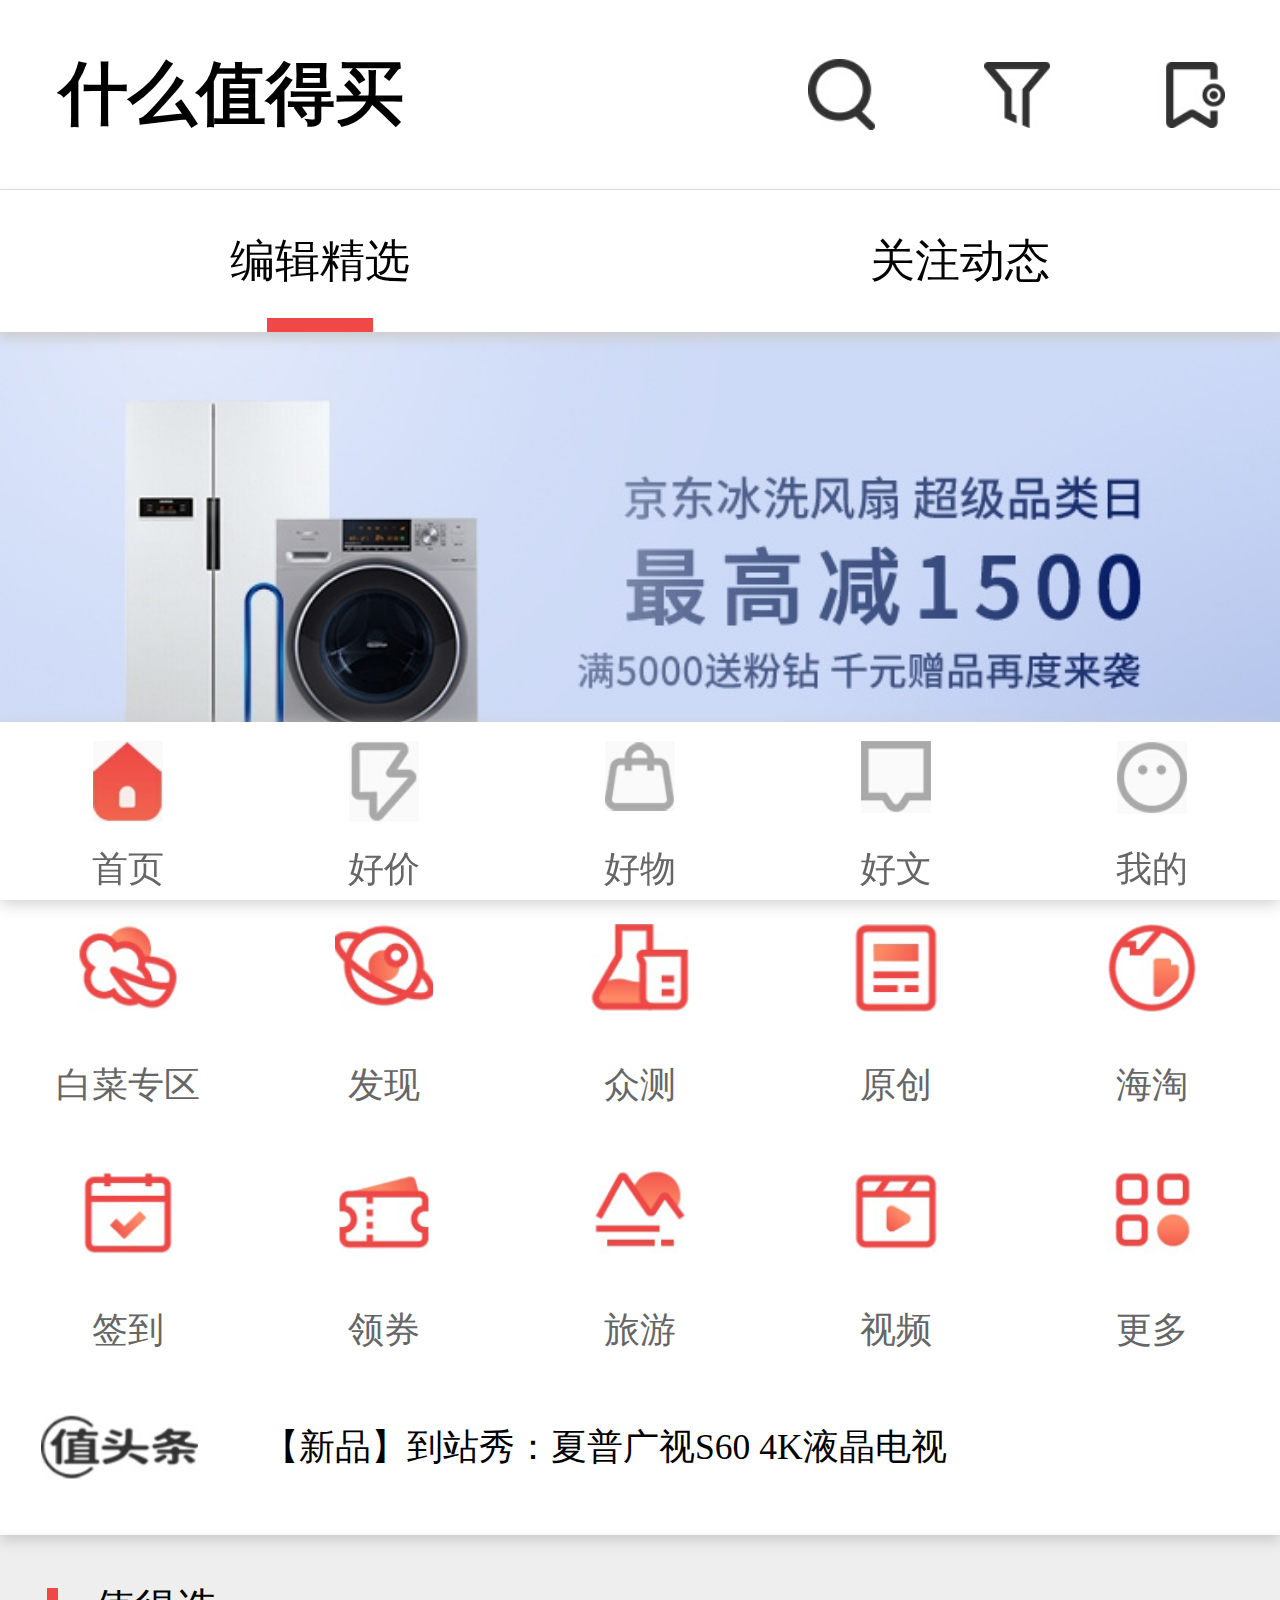
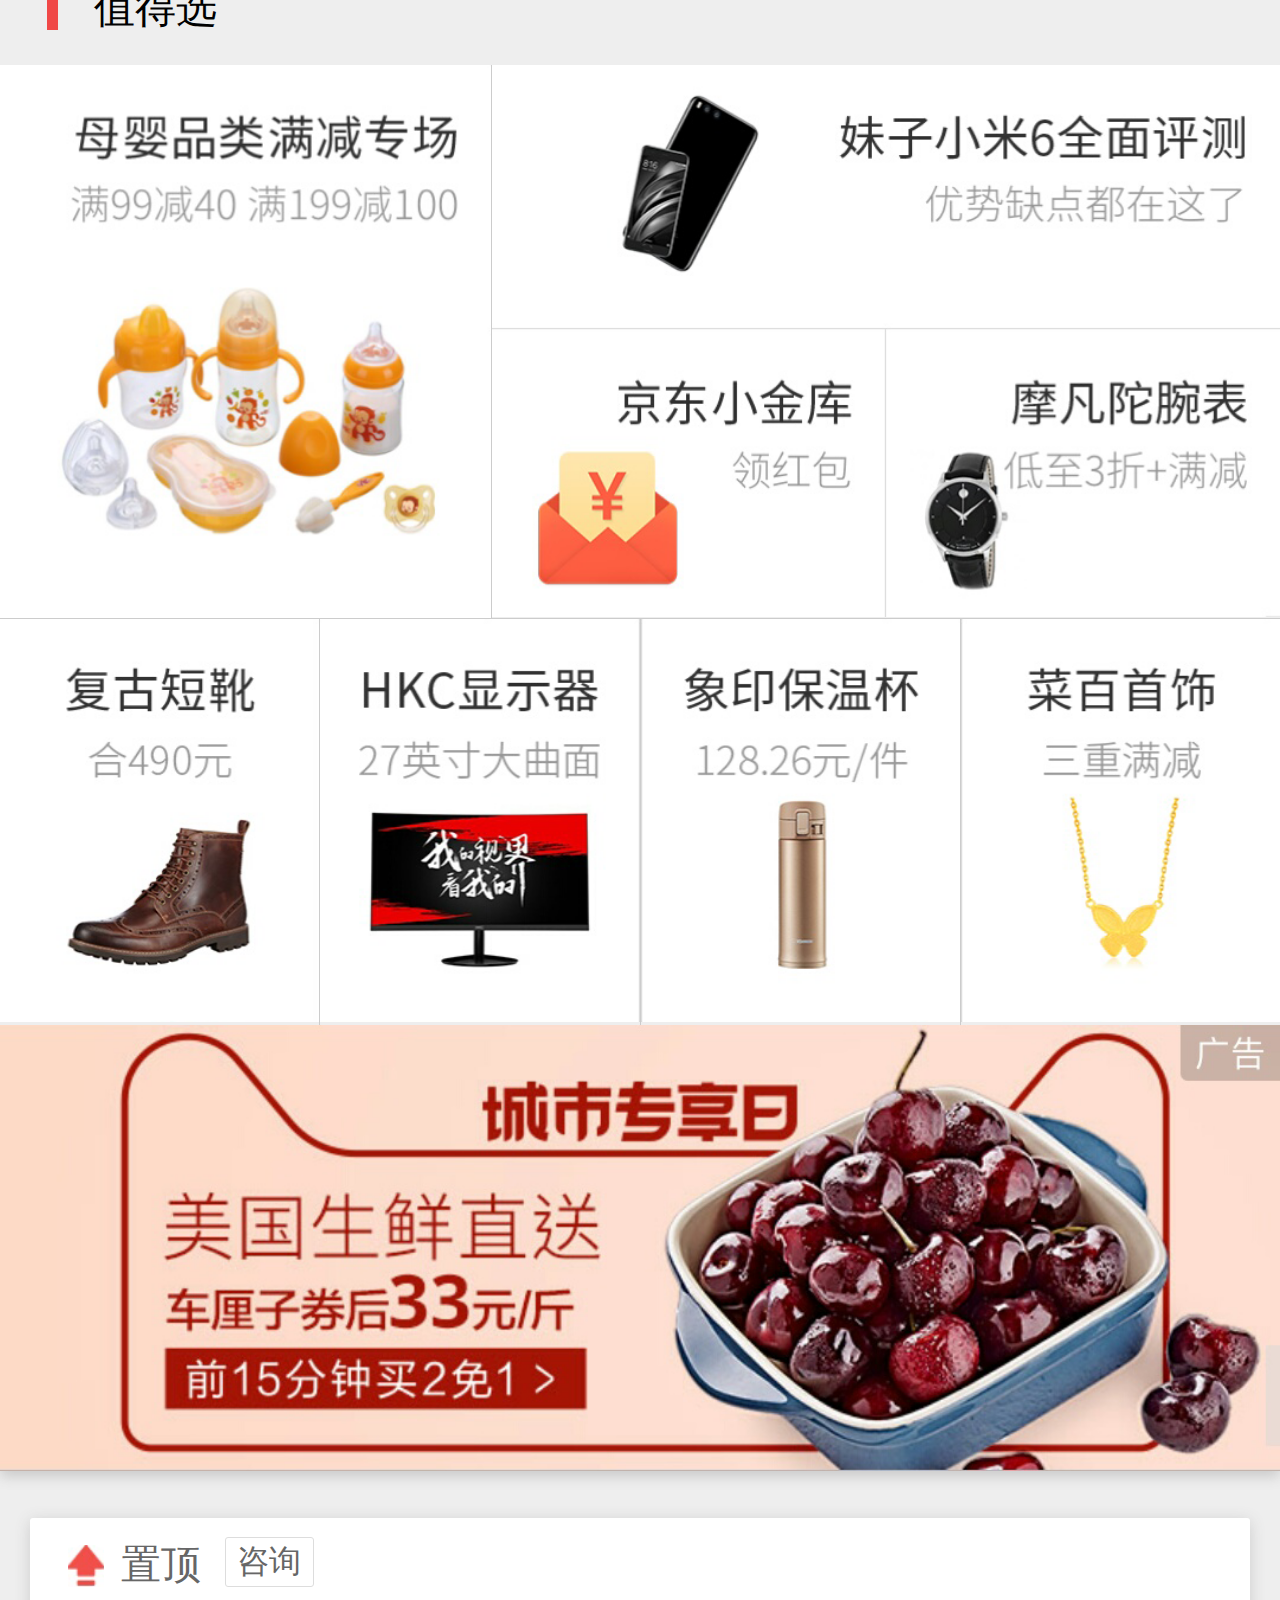
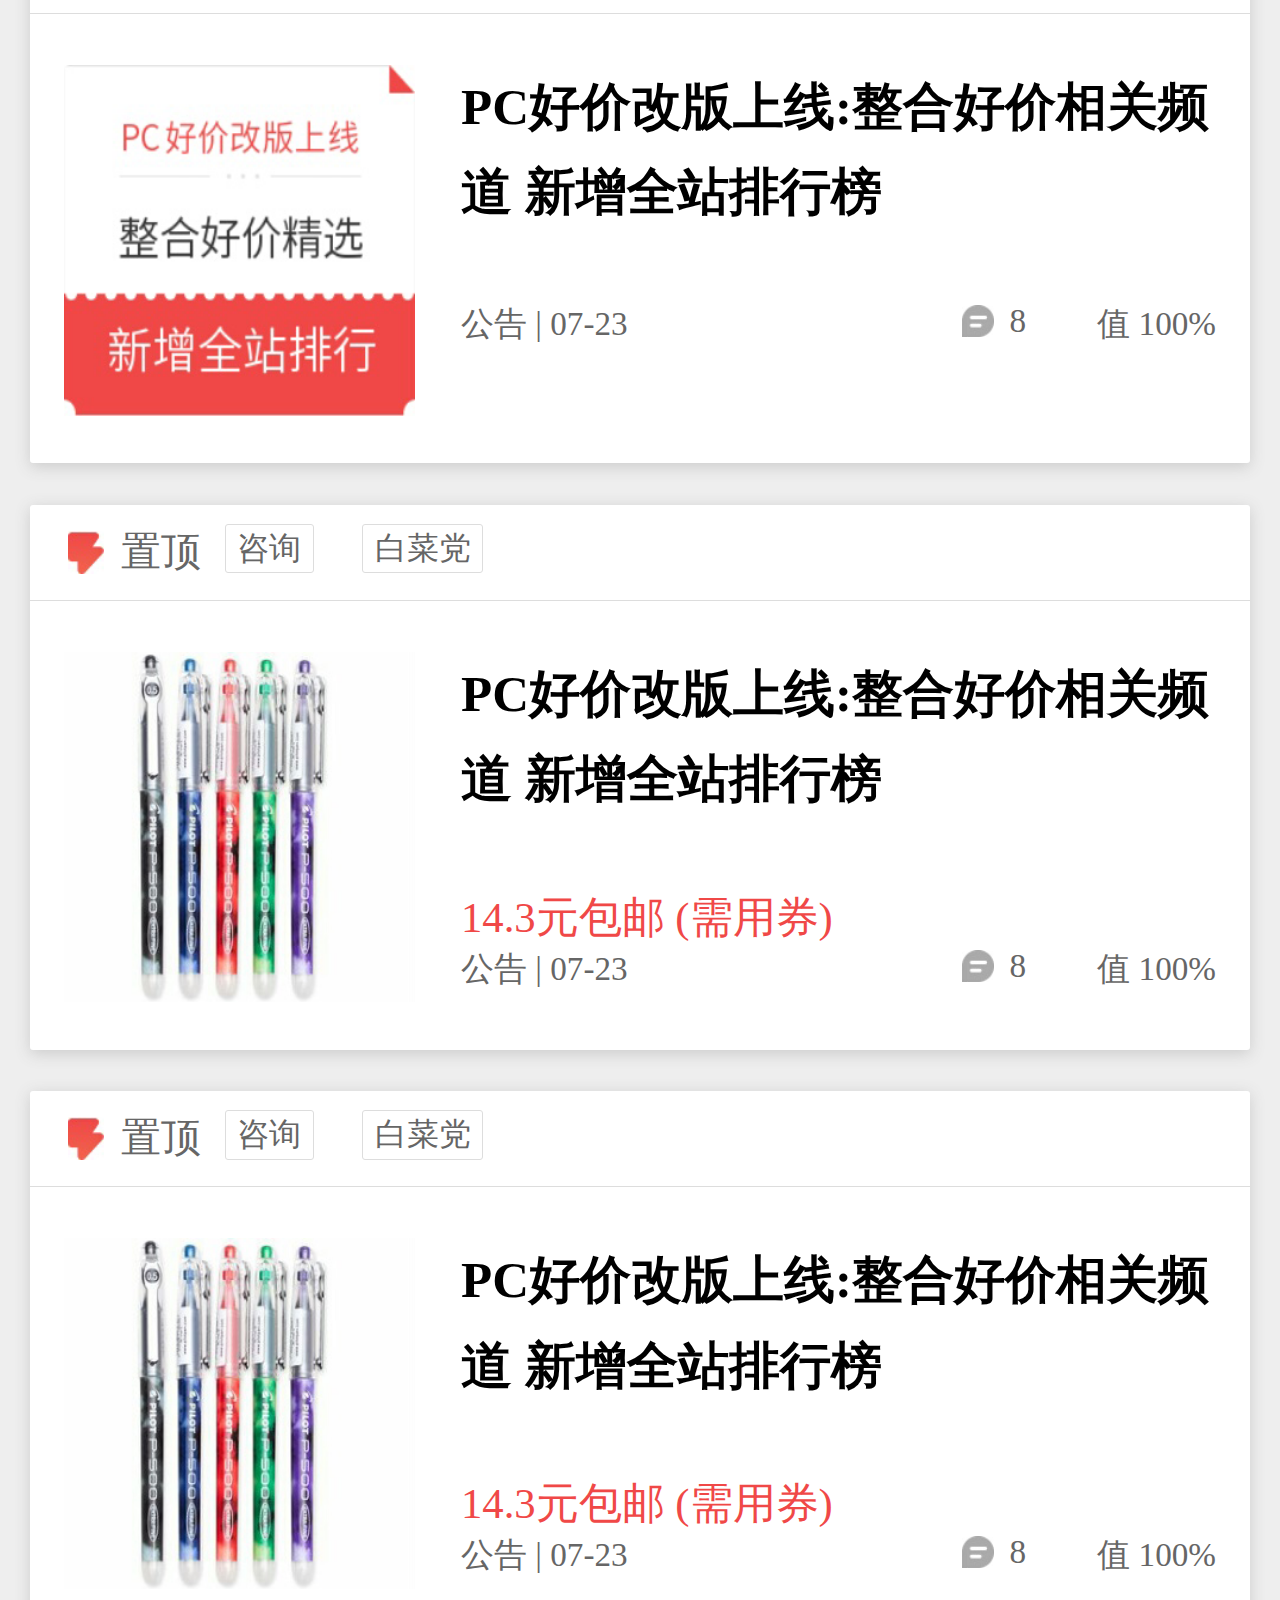
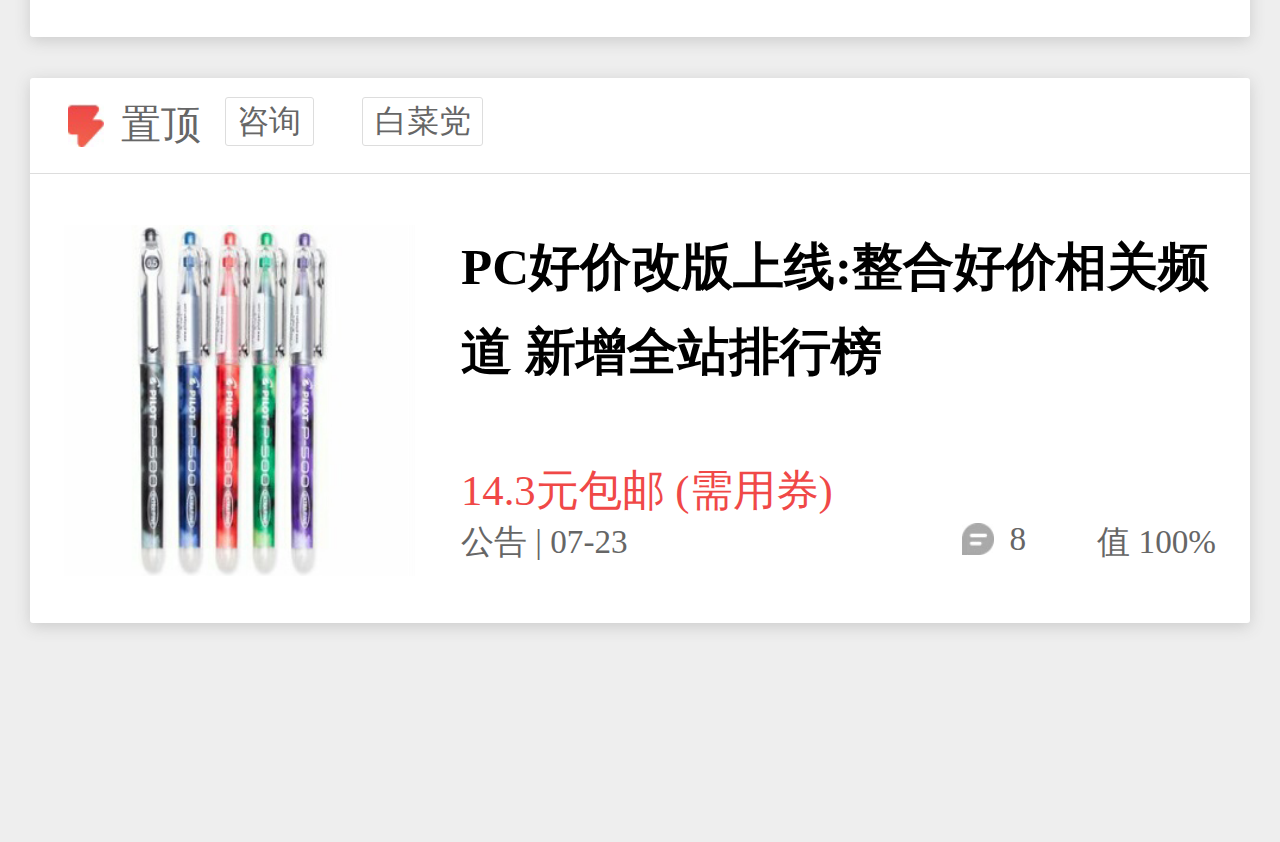
<file: index.html>
<!DOCTYPE html>
<html>
<head>
    <meta charset="utf-8">
    <meta name="viewport" content="initial-scale=1.0, maximum-scale=1.0, user-scalable=no" />
    <title>主页</title>
    <link rel="stylesheet" href="css/public.css" />
    <link rel="stylesheet" href="css/index.css" />
    <link rel="stylesheet" href="css/swiper.min.css" />
    <script type="text/javascript" src="js/rem.js" ></script>
</head>
<body>
	<header>
		<h3>什么值得买</h3>
		<div>
			<a href=""></a>
			<a href=""></a>
			<a href=""></a>
		</div>
	</header>
	<nav>
		<a href="">编辑精选</a>
		<a href="">关注动态</a>
		<b></b>
	</nav>
	<div id="banner">
		<div class="swiper-container">
		    <div class="swiper-wrapper">
		        <div class="swiper-slide">
		        	<img src="img/small/595af3557f78a6889.jpg"/>
		        </div>
		        <div class="swiper-slide">
		        	<img src="img/small/595af04368af27702.jpg"/>
		        </div>
		        <div class="swiper-slide">
		        	<img src="img/small/595b01e76018a344.jpg"/>
		        </div>
		    </div>
		    <!-- 如果需要分页器 -->
		    <div class="swiper-pagination"></div>
		</div>
		<!--导航等组件可以放在container之外-->
	</div>
	<div id="kind">
		<ul class="ul_1">
			<li><a href="">
				<img src="img/small/04.png" alt="" />
				<p>白菜专区</p>
			</a></li>
			<li><a href="">
				<img src="img/small/05.png" alt="" />
				<p>发现</p>
			</a></li>
			<li><a href="">
				<img src="img/small/06.png" alt="" />
				<p>众测</p>
			</a></li>
			<li><a href="">
				<img src="img/small/07.png" alt="" />
				<p>原创</p>
			</a></li>
			<li><a href="">
				<img src="img/small/08.png" alt="" />
				<p>海淘</p>
			</a></li>
			<li><a href="">
				<img src="img/small/09.png" alt="" />
				<p>签到</p>
			</a></li>
			<li><a href="">
				<img src="img/small/10.png" alt="" />
				<p>领券</p>
			</a></li>
			<li><a href="">
				<img src="img/small/11.png" alt="" />
				<p>旅游</p>
			</a></li>
			<li><a href="">
				<img src="img/small/12.png" alt="" />
				<p>视频</p>
			</a></li>
			<li><a href="">
				<img src="img/small/13.png" alt="" />
				<p>更多</p>
			</a></li>
		</ul>
		<dl>
			<dt></dt>
			<dd>
				<ul>
					<li>【新品】到站秀：夏普广视S60 4K液晶电视</li>
					<li>【新品】到站秀：夏普广视S60 4K液晶电视</li>
					<li>【新品】到站秀：夏普广视S60 4K液晶电视</li>
				</ul>
			</dd>
		</dl>
	</div>
	
	<div id="box1">
		<h3>值得选</h3>
		<div class="box_t">
			<div class="box_t_l"><img src="img/small/16.png"/></div>
			<div class="box_t_r"><img src="img/small/17.png"/></div>
		</div>
		<div class="box_b">
			<ul>
				<li><img src="img/small/18.png"/></li>
				<li><img src="img/small/19.png"/></li>
				<li><img src="img/small/20.png"/></li>
				<li><img src="img/small/21.png"/></li>
			</ul>
		</div>
		<div class="ad">
			<img src="img/small/22.png"/>
		</div>
	</div>
	<div id="box2">
		<ul>
			<li>
				<a href="">
					<div class="title">
						<h4>置顶</h4>
						<b>咨询</b>
					</div>
					<dl>
						<dt><img src="img/small/26.png"/></dt>
						<dd>
							<h4>PC好价改版上线:整合好价相关频道 新增全站排行榜</h4>
							<h5></h5>
							<h6>
								<b>公告 | 07-23</b>
								<s>值 100%</s>
								<i>8</i>
							</h6>
						</dd>
					</dl>
				</a>
			</li>
			<li>
				<a href="">
					<div class="title">
						<h4>置顶</h4>
						<b>咨询</b>
						<b>白菜党</b>
					</div>
					<dl>
						<dt><img src="img/small/27.png"/></dt>
						<dd>
							<h4>PC好价改版上线:整合好价相关频道 新增全站排行榜</h4>
							<h5>14.3元包邮 (需用券)</h5>
							<h6>
								<b>公告 | 07-23</b>
								<s>值 100%</s>
								<i>8</i>
							</h6>
						</dd>
					</dl>
				</a>
			</li>
			<li>
				<a href="">
					<div class="title">
						<h4>置顶</h4>
						<b>咨询</b>
						<b>白菜党</b>
					</div>
					<dl>
						<dt><img src="img/small/27.png"/></dt>
						<dd>
							<h4>PC好价改版上线:整合好价相关频道 新增全站排行榜</h4>
							<h5>14.3元包邮 (需用券)</h5>
							<h6>
								<b>公告 | 07-23</b>
								<s>值 100%</s>
								<i>8</i>
							</h6>
						</dd>
					</dl>
				</a>
			</li>
			<li>
				<a href="">
					<div class="title">
						<h4>置顶</h4>
						<b>咨询</b>
						<b>白菜党</b>
					</div>
					<dl>
						<dt><img src="img/small/27.png"/></dt>
						<dd>
							<h4>PC好价改版上线:整合好价相关频道 新增全站排行榜</h4>
							<h5>14.3元包邮 (需用券)</h5>
							<h6>
								<b>公告 | 07-23</b>
								<s>值 100%</s>
								<i>8</i>
							</h6>
						</dd>
					</dl>
				</a>
			</li>
		</ul>
	</div>
	<footer>
		<ul>
			<li><a href="">
					<img src="img/small/29.png" alt="" />
					<p>首页</p>
				</a></li>
			<li><a href="">
					<img src="img/small/30.png" alt="" />
					<p>好价</p>
				</a></li>
			<li><a href="">
					<img src="img/small/31.png" alt="" />
					<p>好物</p>
				</a></li>
			<li><a href="">
					<img src="img/small/32.png" alt="" />
					<p>好文</p>
				</a></li>
			<li><a href="">
					<img src="img/small/33.png" alt="" />
					<p>我的</p>
				</a></li>
		</ul>
	</footer>
</body>
</html>
<script type="text/javascript" src="js/swiper.min.js" ></script>
<script type="text/javascript" src="js/jquery.min.js" ></script>
<script type="text/javascript" src="js/index.js" ></script>
</file>
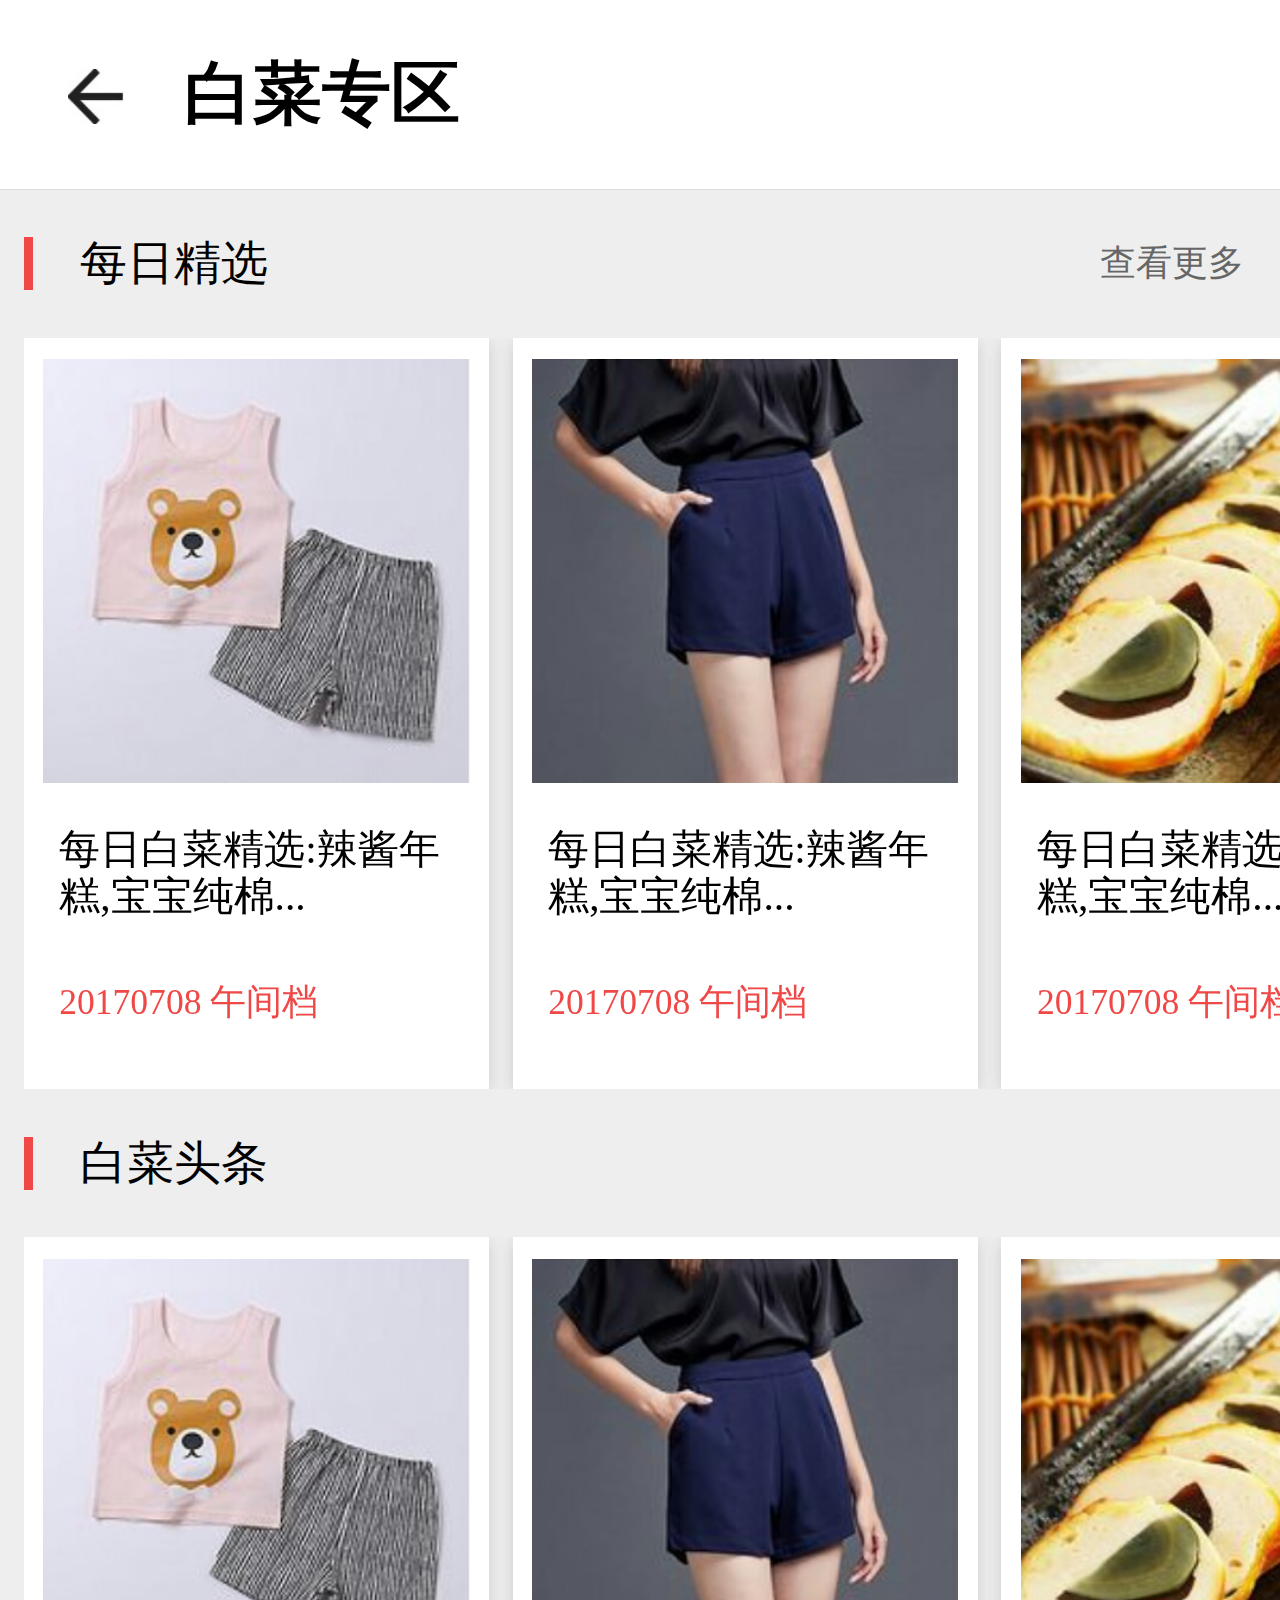
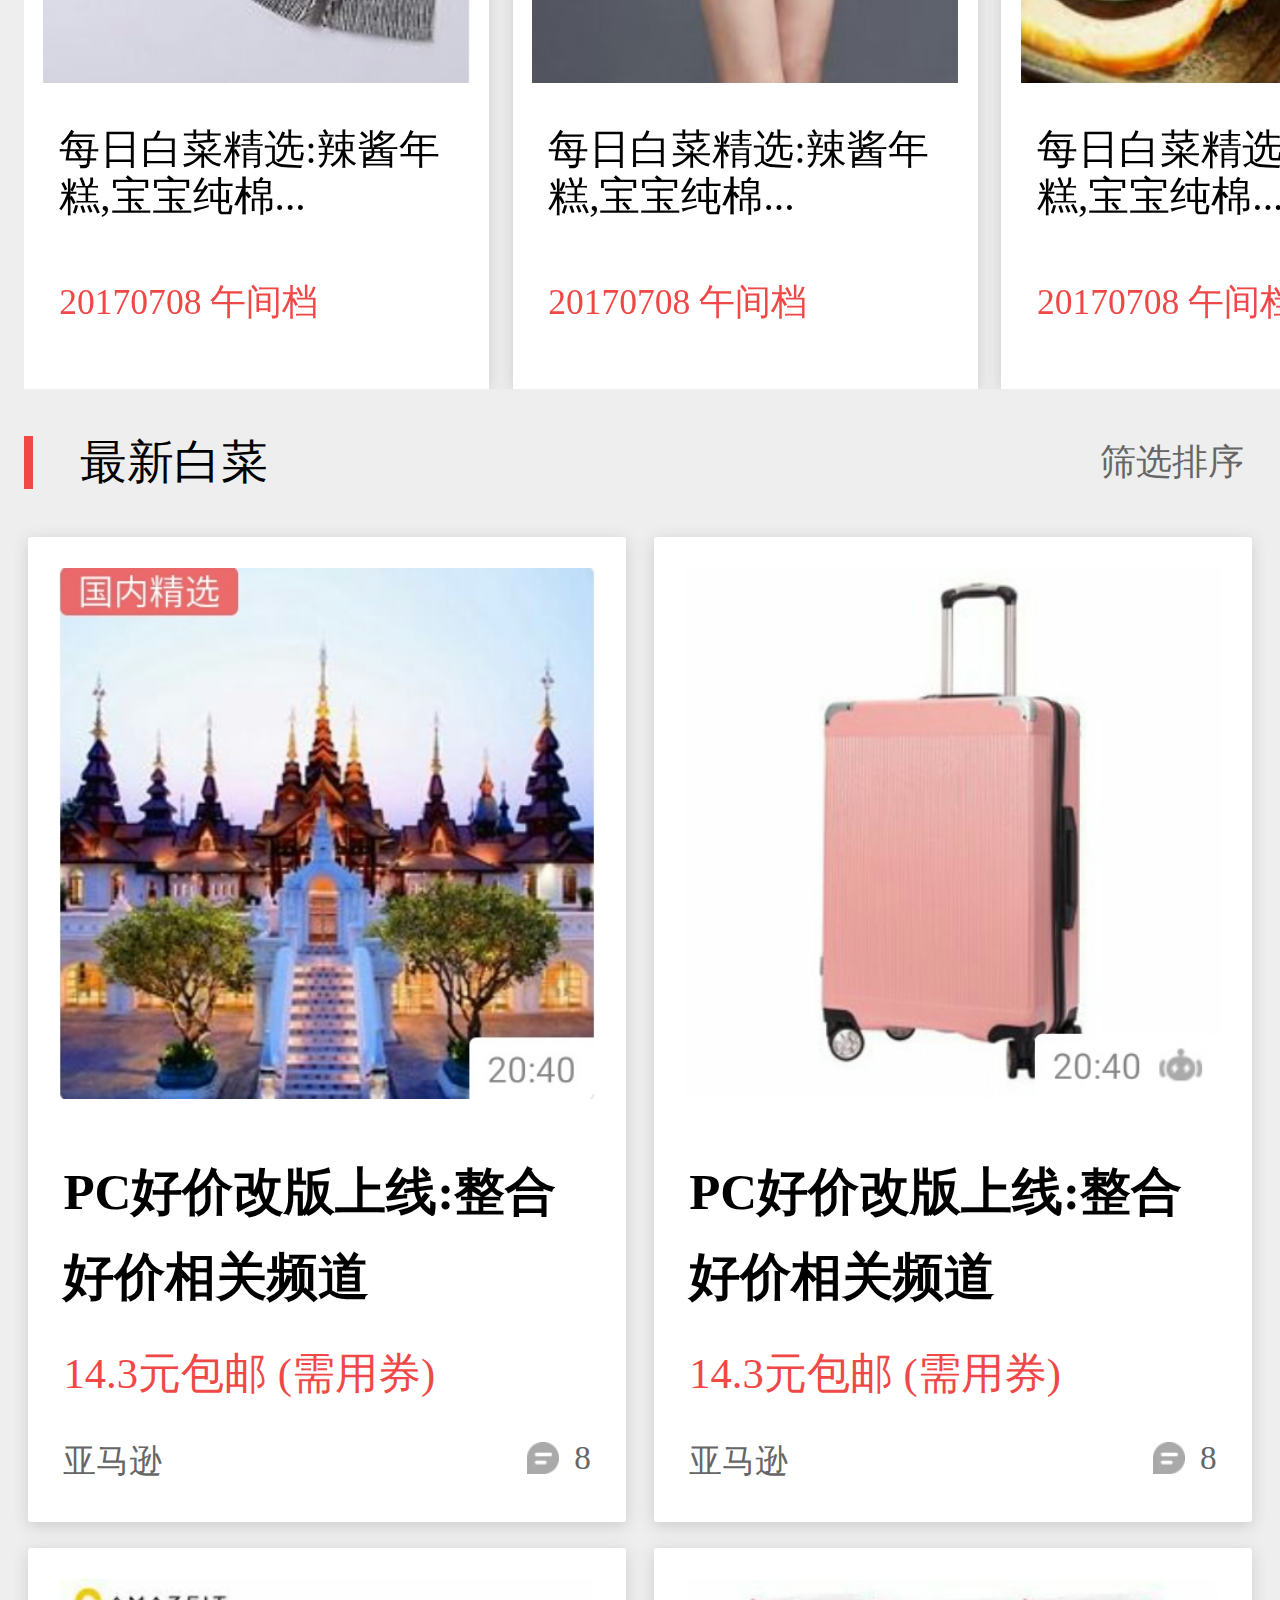
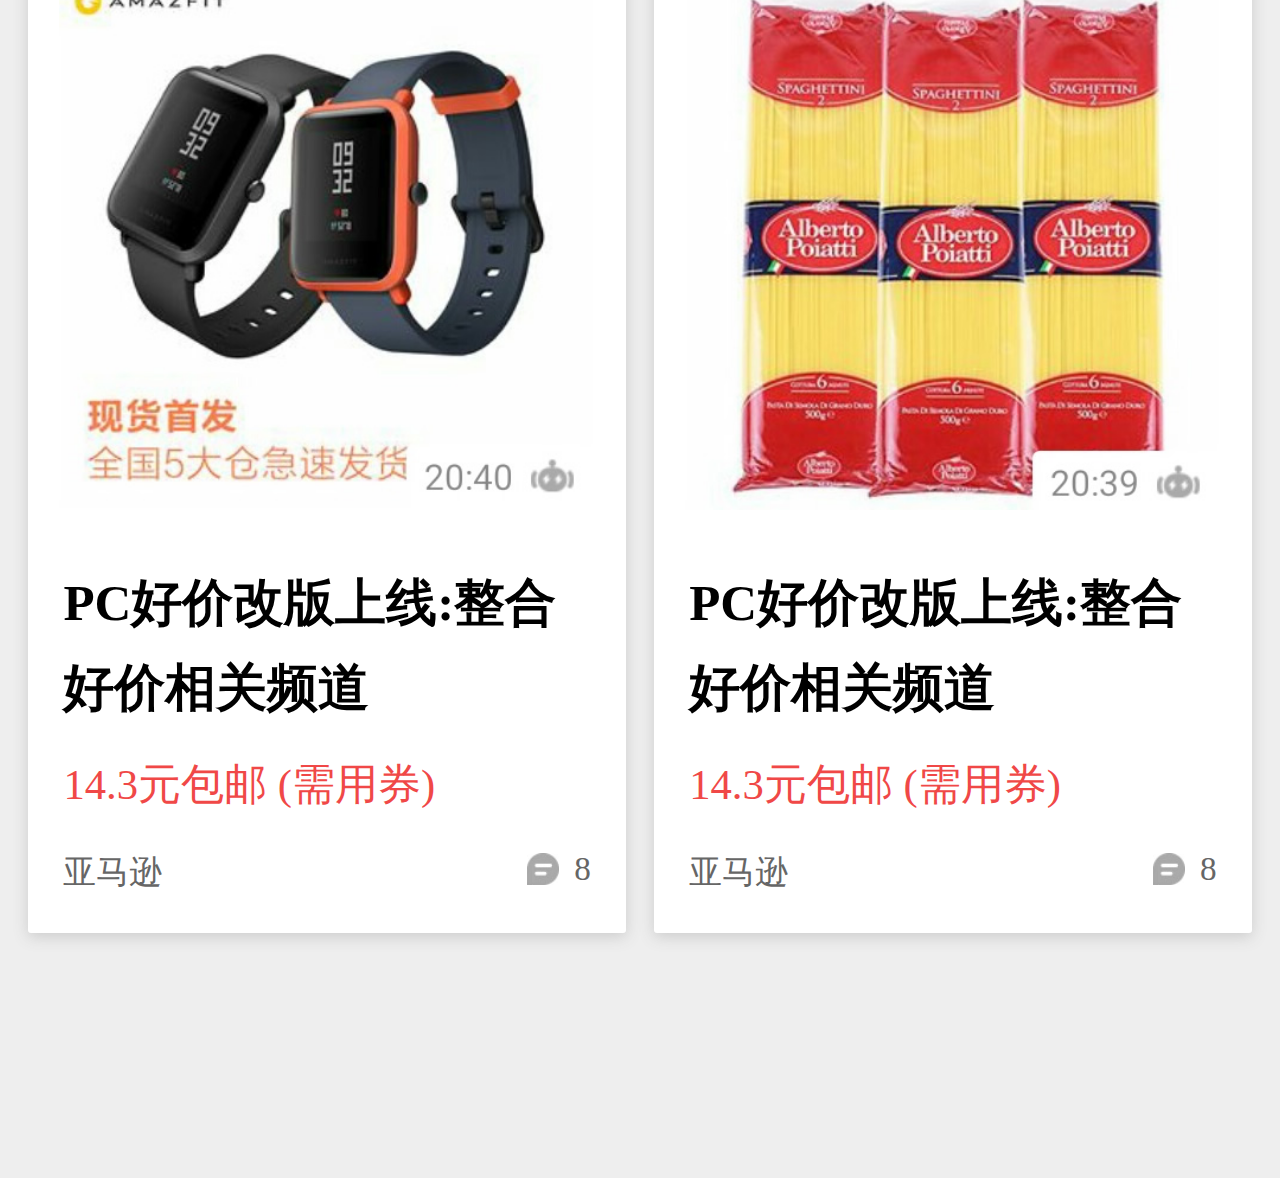
<file: baiCai.html>
<!DOCTYPE html>
<html>
<head>
    <meta charset="utf-8">
    <meta name="viewport" content="initial-scale=1.0, maximum-scale=1.0, user-scalable=no" />
    <title>白菜专区</title>
    <link rel="stylesheet" href="css/public.css" />
    <link rel="stylesheet" href="css/baiCai.css" />
    <link rel="stylesheet" href="css/swiper.min.css" />
    <script type="text/javascript" src="js/rem.js" ></script>
</head>
<body>
	<header>
		<a href=""></a>
		<h3>白菜专区</h3>
	</header>
	<div id="jingxuan">
		<div class="title">
			<h4>每日精选</h4>
			<a href="">查看更多</a>
		</div>
		<div class="swiper-container swiper-container1">
		    <div class="swiper-wrapper">
		        <div class="swiper-slide">
		        	<img src="img/small/77.jpg" alt="" />
		        	<h5>每日白菜精选:辣酱年糕,宝宝纯棉...</h5>
		        	<h6>20170708 午间档</h6>
		        </div>
		        <div class="swiper-slide">
		        	<img src="img/small/78.jpg" alt="" />
		        	<h5>每日白菜精选:辣酱年糕,宝宝纯棉...</h5>
		        	<h6>20170708 午间档</h6>
		        </div>
		        <div class="swiper-slide">
		        	<img src="img/small/79.jpg" alt="" />
		        	<h5>每日白菜精选:辣酱年糕,宝宝纯棉...</h5>
		        	<h6>20170708 午间档</h6>
		        </div>
		        <div class="swiper-slide">
		        	<img src="img/small/77.jpg" alt="" />
		        	<h5>每日白菜精选:辣酱年糕,宝宝纯棉...</h5>
		        	<h6>20170708 午间档</h6>
		        </div>
		        <div class="swiper-slide">
		        	<img src="img/small/78.jpg" alt="" />
		        	<h5>每日白菜精选:辣酱年糕,宝宝纯棉...</h5>
		        	<h6>20170708 午间档</h6>
		        </div>
		        <div class="swiper-slide">
		        	<img src="img/small/79.jpg" alt="" />
		        	<h5>每日白菜精选:辣酱年糕,宝宝纯棉...</h5>
		        	<h6>20170708 午间档</h6>
		        </div>
		        
		    </div>
		    
		</div>
	</div>
	<div id="toutiao">
		<div class="title">
			<h4>白菜头条</h4>
		</div>
		<div class="swiper-container swiper-container2">
		    <div class="swiper-wrapper">
		        <div class="swiper-slide">
		        	<img src="img/small/77.jpg" alt="" />
		        	<h5>每日白菜精选:辣酱年糕,宝宝纯棉...</h5>
		        	<h6>20170708 午间档</h6>
		        </div>
		        <div class="swiper-slide">
		        	<img src="img/small/78.jpg" alt="" />
		        	<h5>每日白菜精选:辣酱年糕,宝宝纯棉...</h5>
		        	<h6>20170708 午间档</h6>
		        </div>
		        <div class="swiper-slide">
		        	<img src="img/small/79.jpg" alt="" />
		        	<h5>每日白菜精选:辣酱年糕,宝宝纯棉...</h5>
		        	<h6>20170708 午间档</h6>
		        </div>
		        <div class="swiper-slide">
		        	<img src="img/small/77.jpg" alt="" />
		        	<h5>每日白菜精选:辣酱年糕,宝宝纯棉...</h5>
		        	<h6>20170708 午间档</h6>
		        </div>
		        <div class="swiper-slide">
		        	<img src="img/small/78.jpg" alt="" />
		        	<h5>每日白菜精选:辣酱年糕,宝宝纯棉...</h5>
		        	<h6>20170708 午间档</h6>
		        </div>
		        <div class="swiper-slide">
		        	<img src="img/small/79.jpg" alt="" />
		        	<h5>每日白菜精选:辣酱年糕,宝宝纯棉...</h5>
		        	<h6>20170708 午间档</h6>
		        </div>
		        
		    </div>
		    
		</div>
	</div>
	<div id="box2">
		<div class="title">
			<h4>最新白菜</h4>
			<a href="">筛选排序</a>
		</div>
		<ul>
			<li>
				<a href="">
					
					<dl>
						<dt><img src="img/small/54.jpg"/></dt>
						<dd>
							<h4>PC好价改版上线:整合好价相关频道</h4>
							<h5>14.3元包邮 (需用券)</h5>
							<h6>
								<b>亚马逊</b>
								
								<i>8</i>
							</h6>
						</dd>
					</dl>
				</a>
			</li>
			<li>
				<a href="">
					
					<dl>
						<dt><img src="img/small/55.jpg"/></dt>
						<dd>
							<h4>PC好价改版上线:整合好价相关频道</h4>
							<h5>14.3元包邮 (需用券)</h5>
							<h6>
								<b>亚马逊</b>
								
								<i>8</i>
							</h6>
						</dd>
					</dl>
				</a>
			</li>
			<li>
				<a href="">
					
					<dl>
						<dt><img src="img/small/56.jpg"/></dt>
						<dd>
							<h4>PC好价改版上线:整合好价相关频道</h4>
							<h5>14.3元包邮 (需用券)</h5>
							<h6>
								<b>亚马逊</b>
								
								<i>8</i>
							</h6>
						</dd>
					</dl>
				</a>
			</li>
			<li>
				<a href="">
					
					<dl>
						<dt><img src="img/small/57.jpg"/></dt>
						<dd>
							<h4>PC好价改版上线:整合好价相关频道</h4>
							<h5>14.3元包邮 (需用券)</h5>
							<h6>
								<b>亚马逊</b>
								
								<i>8</i>
							</h6>
						</dd>
					</dl>
				</a>
			</li>
		</ul>
	</div>
	
</body>
</html>
<script type="text/javascript" src="js/swiper.min.js" ></script>
<script type="text/javascript" src="js/jquery.min.js" ></script>
<script type="text/javascript" src="js/baiCai.js" ></script>
</file>
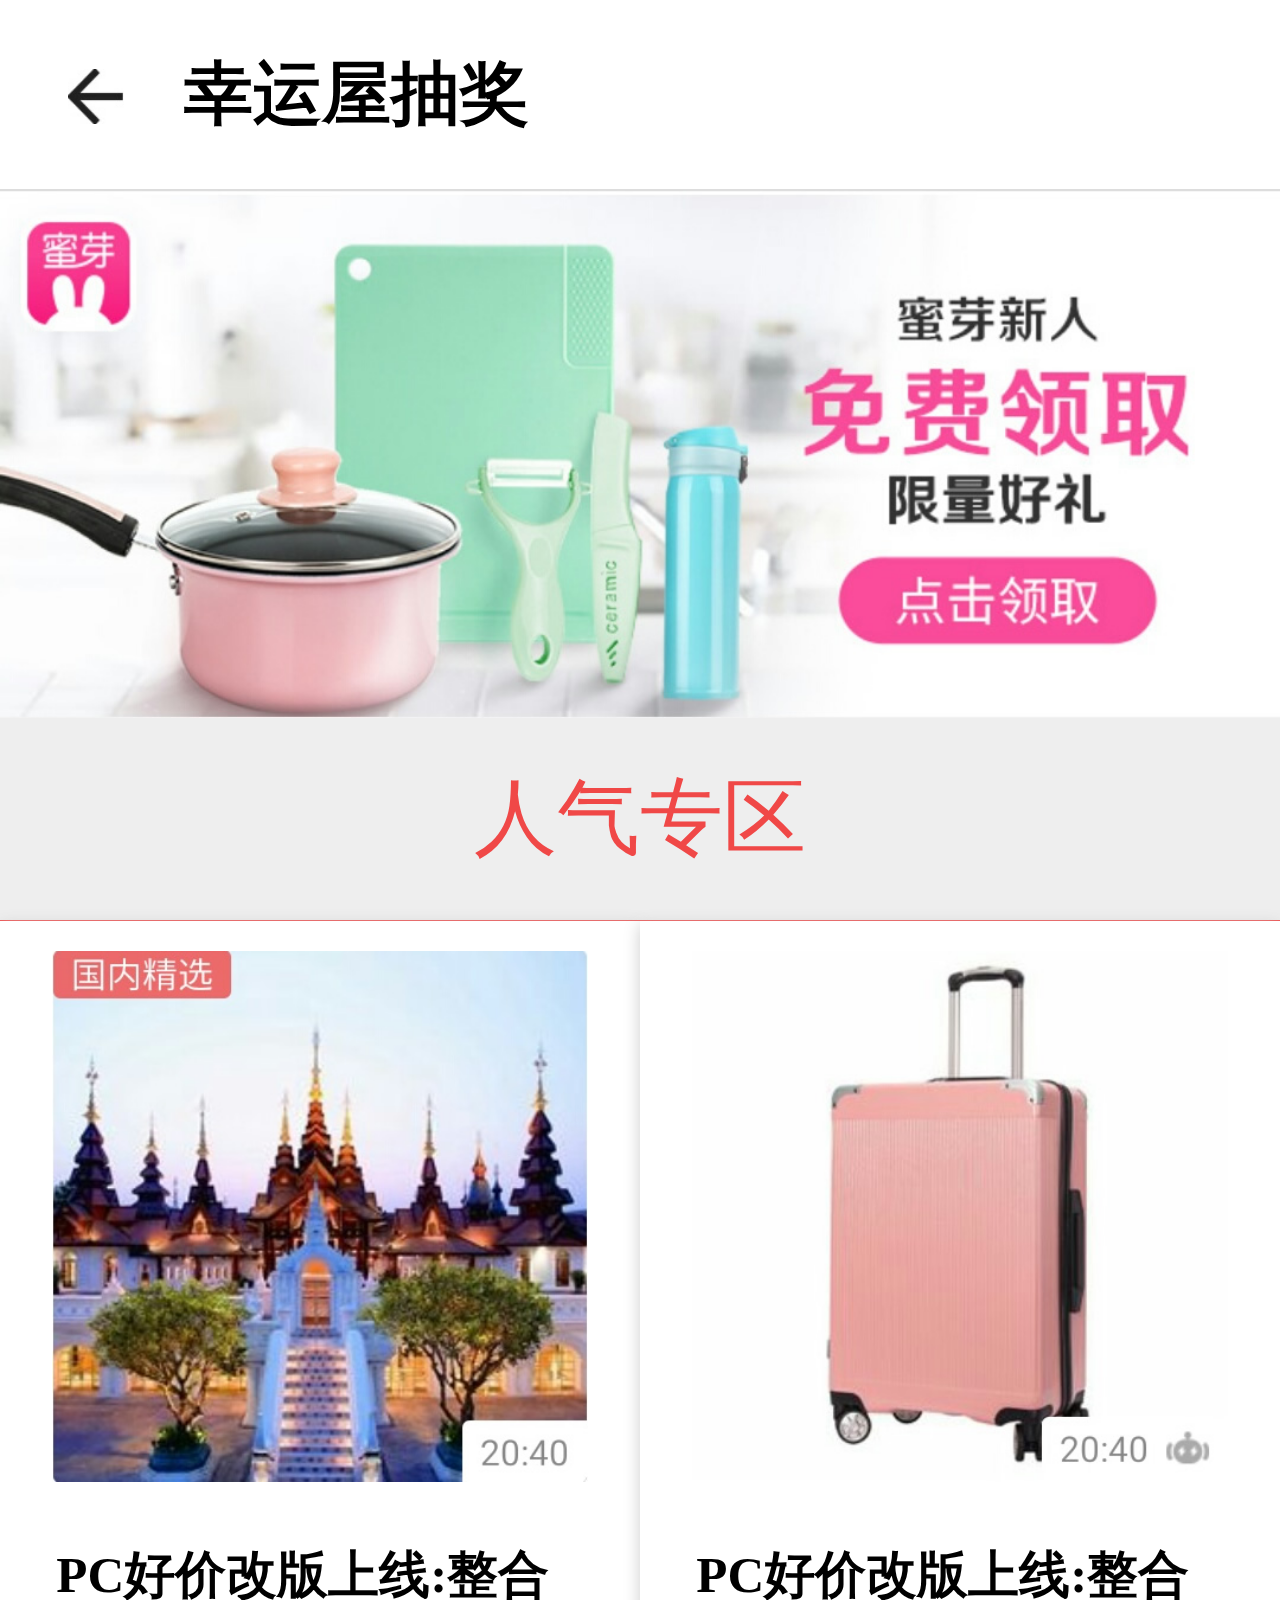
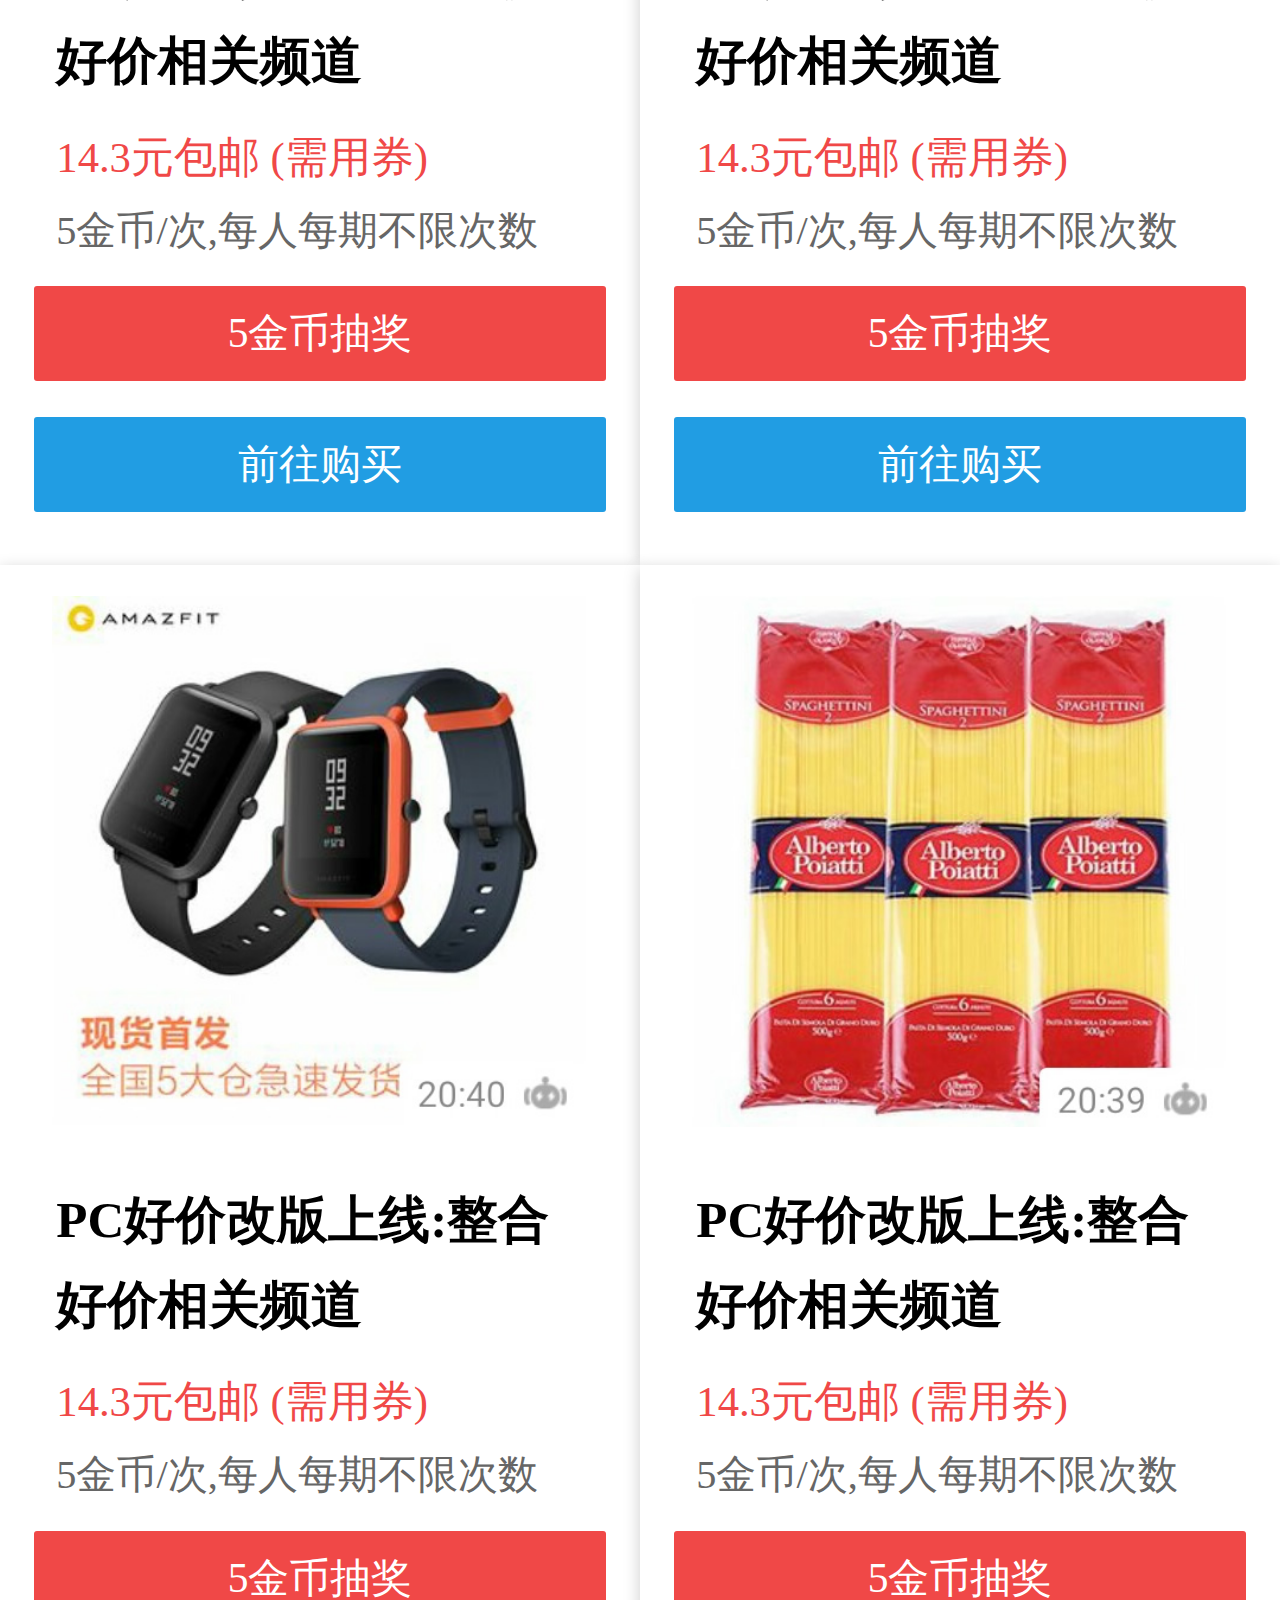
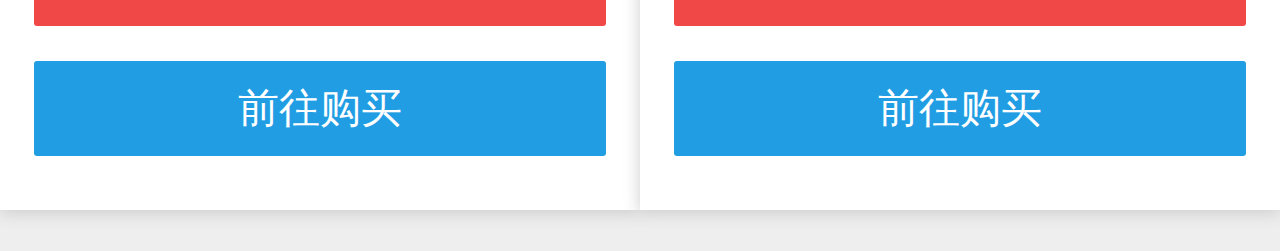
<file: choujiang.html>
<!DOCTYPE html>
<html>
<head>
    <meta charset="utf-8">
    <meta name="viewport" content="initial-scale=1.0, maximum-scale=1.0, user-scalable=no" />
    <title>幸运屋抽奖</title>
    <link rel="stylesheet" href="css/public.css" />
    <link rel="stylesheet" href="css/choujiang.css" />
    <link rel="stylesheet" href="css/swiper.min.css" />
    <script type="text/javascript" src="js/rem.js" ></script>
</head>
<body>
	<header>
		<a href=""></a>
		<h3>幸运屋抽奖</h3>
	</header>
	
	<div id="banner">
		<img src="img/small/81.jpg" alt="" />
	</div>
	
	<div id="box2">
		<div class="title">
			<h4>人气专区</h4>
		</div>
		<ul>
			<li>
				<a href="">
					
					<dl>
						<dt><img src="img/small/54.jpg"/></dt>
						<dd>
							<h4>PC好价改版上线:整合好价相关频道</h4>
							<h5>14.3元包邮 (需用券)</h5>
							<h6>
								5金币/次,每人每期不限次数
							</h6>
							<p>5金币抽奖</p>
							<p>前往购买</p>
						</dd>
					</dl>
				</a>
			</li>
			<li>
				<a href="">
					
					<dl>
						<dt><img src="img/small/55.jpg"/></dt>
						<dd>
							<h4>PC好价改版上线:整合好价相关频道</h4>
							<h5>14.3元包邮 (需用券)</h5>
							<h6>
								5金币/次,每人每期不限次数
							</h6>
							<p>5金币抽奖</p>
							<p>前往购买</p>
						</dd>
					</dl>
				</a>
			</li>
			<li>
				<a href="">
					
					<dl>
						<dt><img src="img/small/56.jpg"/></dt>
						<dd>
							<h4>PC好价改版上线:整合好价相关频道</h4>
							<h5>14.3元包邮 (需用券)</h5>
							<h6>
								5金币/次,每人每期不限次数
							</h6>
							<p>5金币抽奖</p>
							<p>前往购买</p>
						</dd>
					</dl>
				</a>
			</li>
			<li>
				<a href="">
					
					<dl>
						<dt><img src="img/small/57.jpg"/></dt>
						<dd>
							<h4>PC好价改版上线:整合好价相关频道</h4>
							<h5>14.3元包邮 (需用券)</h5>
							<h6>
								5金币/次,每人每期不限次数
							</h6>
							<p>5金币抽奖</p>
							<p>前往购买</p>
						</dd>
					</dl>
				</a>
			</li>
		</ul>
	</div>
	
</body>
</html>
<script type="text/javascript" src="js/swiper.min.js" ></script>
<script type="text/javascript" src="js/jquery.min.js" ></script>
<script type="text/javascript" src="js/choujiang.js" ></script>
</file>
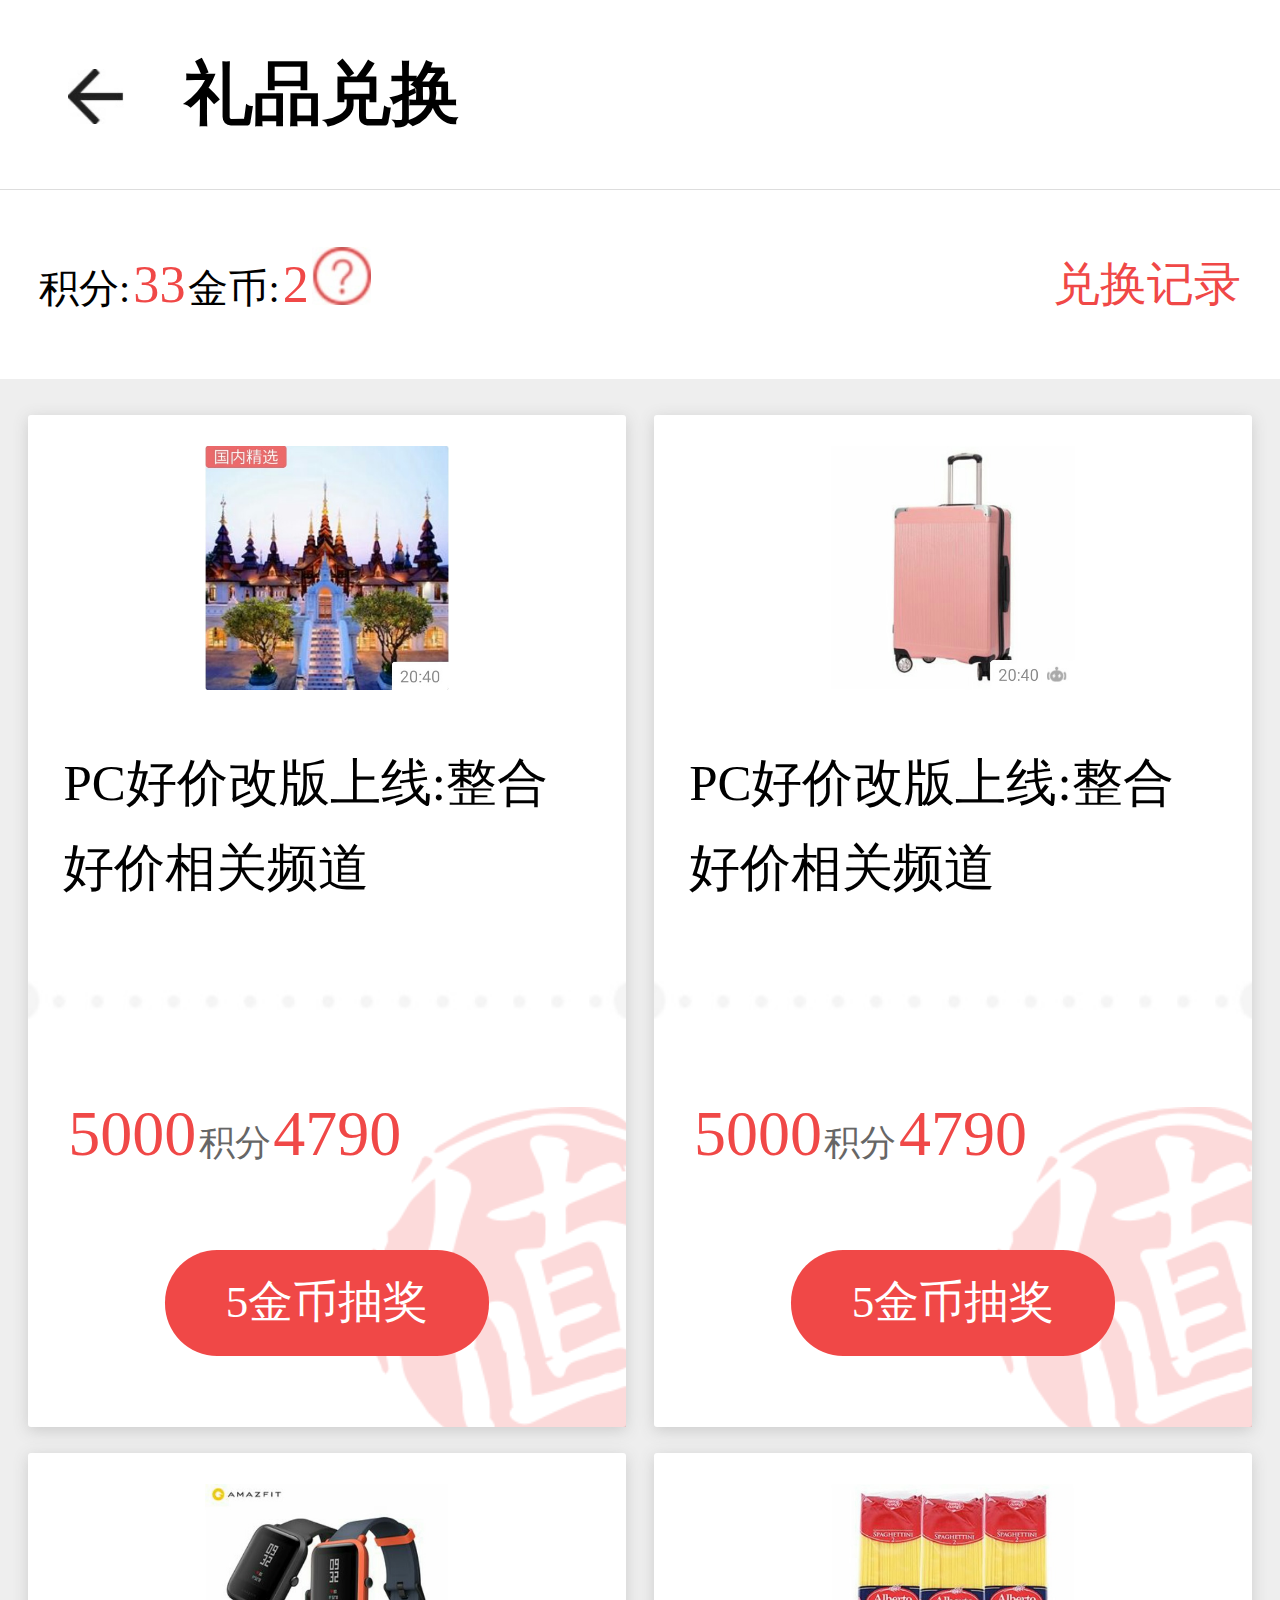
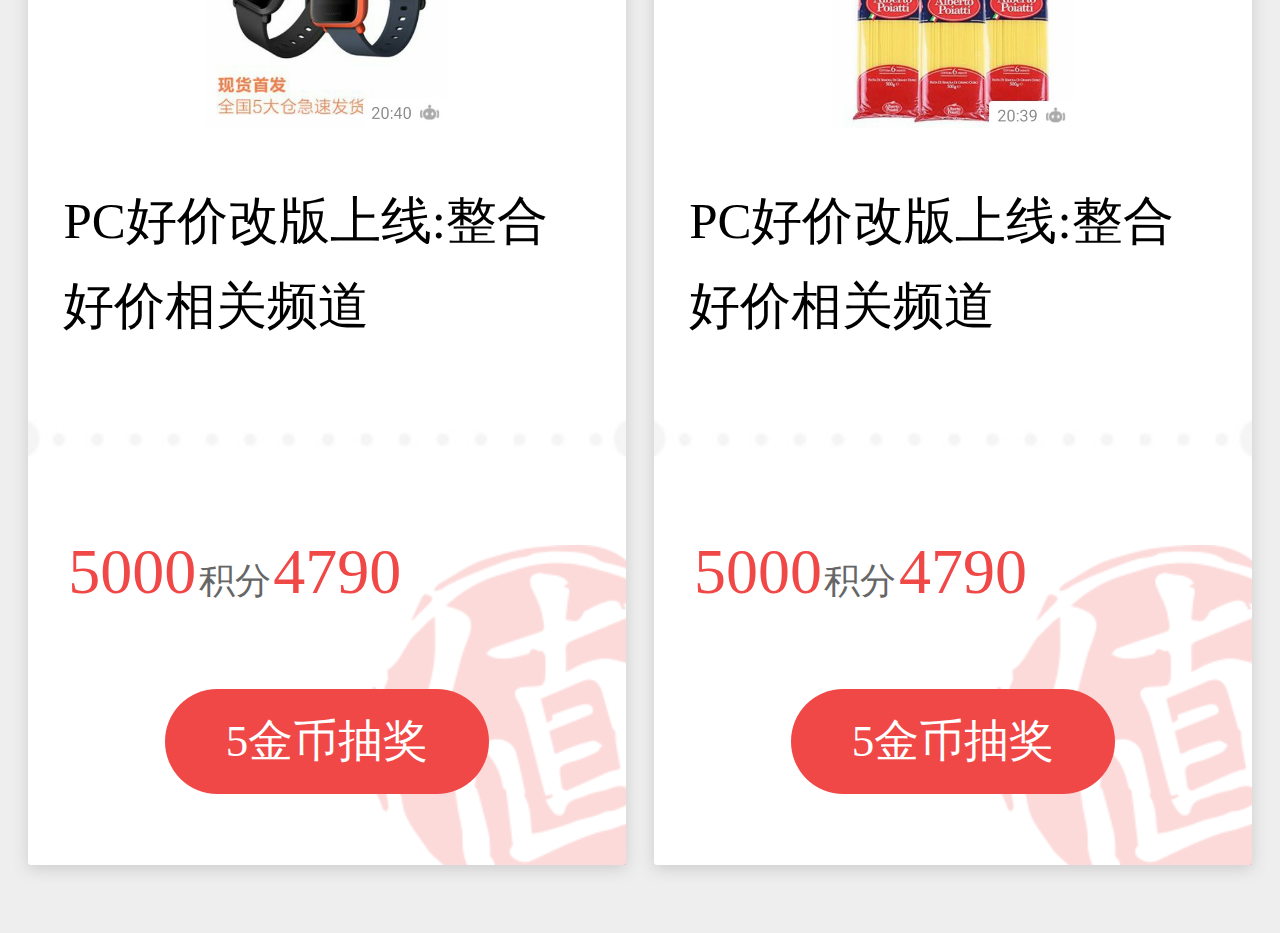
<file: duihuan.html>
<!DOCTYPE html>
<html>
<head>
    <meta charset="utf-8">
    <meta name="viewport" content="initial-scale=1.0, maximum-scale=1.0, user-scalable=no" />
    <title>礼品兑换</title>
    <link rel="stylesheet" href="css/public.css" />
    <link rel="stylesheet" href="css/duihuan.css" />
    <link rel="stylesheet" href="css/swiper.min.css" />
    <script type="text/javascript" src="js/rem.js" ></script>
</head>
<body>
	<header>
		<a href=""></a>
		<h3>礼品兑换</h3>
	</header>
	
	<div id="jifen">
		<h4>
			<b>积分:</b>
			<i>33</i>
			<b>金币:</b>
			<i>2</i>
			<img src="img/small/82.jpg" alt="" />
		</h4>
		<h5>兑换记录</h5>
	</div>
	
	<div id="box2">
		<ul>
			<li>
				<a href="">
					
					<dl>
						<dt><img src="img/small/54.jpg"/></dt>
						<dd>
							<h4>PC好价改版上线:整合好价相关频道</h4>
							<div class="fa">
								<img src="img/app_img/drawable-xhdpi-v4/about_logo.png" alt="" class="beijing" />
								<div class="qian">
									<h5>
										<b>5000</b>
										<i>积分</i>
										<b>4790</b>
									</h5>
									<p>5金币抽奖</p>
								</div>
							</div>
						</dd>
					</dl>
				</a>
			</li>
			<li>
				<a href="">
					
					<dl>
						<dt><img src="img/small/55.jpg"/></dt>
						<dd>
							<h4>PC好价改版上线:整合好价相关频道</h4>
							<div class="fa">
								<img src="img/app_img/drawable-xhdpi-v4/about_logo.png" alt="" class="beijing" />
								<div class="qian">
									<h5>
										<b>5000</b>
										<i>积分</i>
										<b>4790</b>
									</h5>
									<p>5金币抽奖</p>
								</div>
							</div>
						</dd>
					</dl>
				</a>
			</li>
			<li>
				<a href="">
					
					<dl>
						<dt><img src="img/small/56.jpg"/></dt>
						<dd>
							<h4>PC好价改版上线:整合好价相关频道</h4>
							<div class="fa">
								<img src="img/app_img/drawable-xhdpi-v4/about_logo.png" alt="" class="beijing" />
								<div class="qian">
									<h5>
										<b>5000</b>
										<i>积分</i>
										<b>4790</b>
									</h5>
									<p>5金币抽奖</p>
								</div>
							</div>
						</dd>
					</dl>
				</a>
			</li>
			<li>
				<a href="">
					
					<dl>
						<dt><img src="img/small/57.jpg"/></dt>
						<dd>
							<h4>PC好价改版上线:整合好价相关频道</h4>
							<div class="fa">
								<img src="img/app_img/drawable-xhdpi-v4/about_logo.png" alt="" class="beijing" />
								<div class="qian">
									<h5>
										<b>5000</b>
										<i>积分</i>
										<b>4790</b>
									</h5>
									<p>5金币抽奖</p>
								</div>
							</div>
						</dd>
					</dl>
				</a>
			</li>
		</ul>
	</div>
	
</body>
</html>
<script type="text/javascript" src="js/swiper.min.js" ></script>
<script type="text/javascript" src="js/jquery.min.js" ></script>
<script type="text/javascript" src="js/duihuan.js" ></script>
</file>
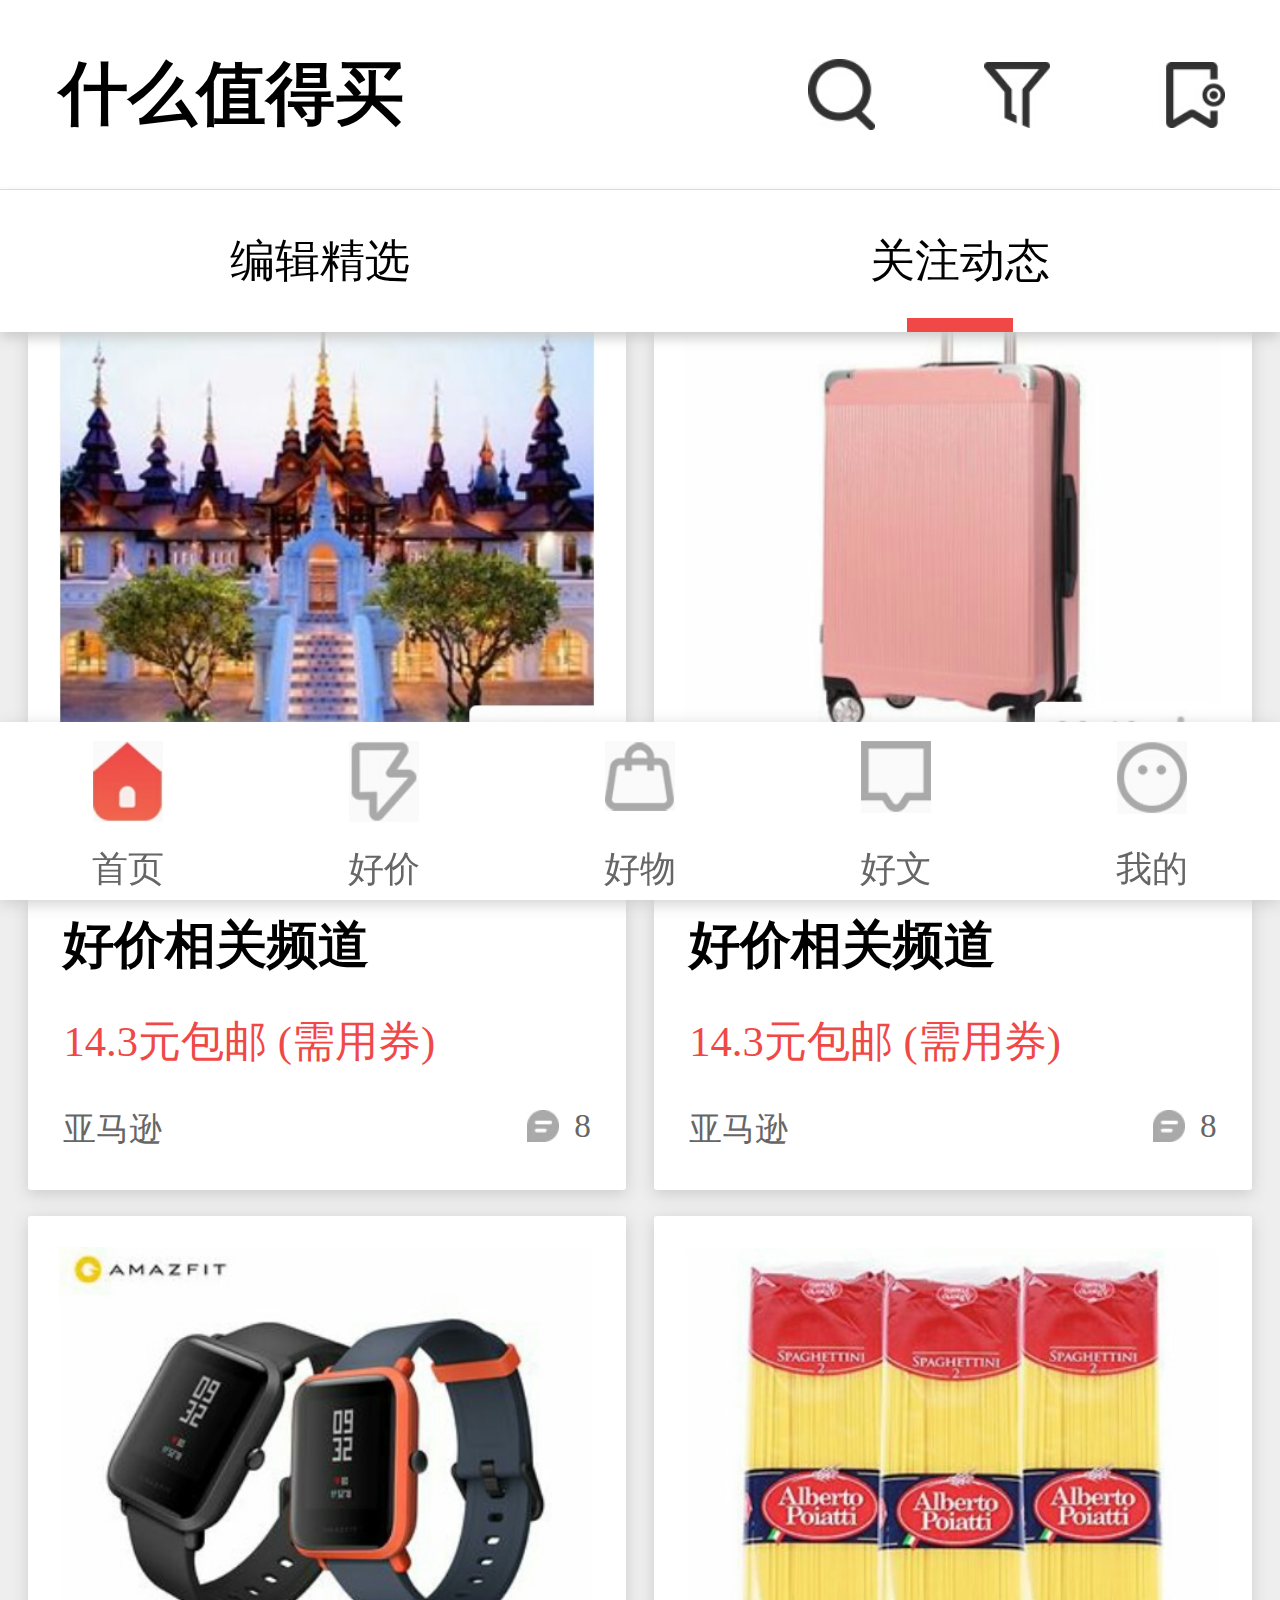
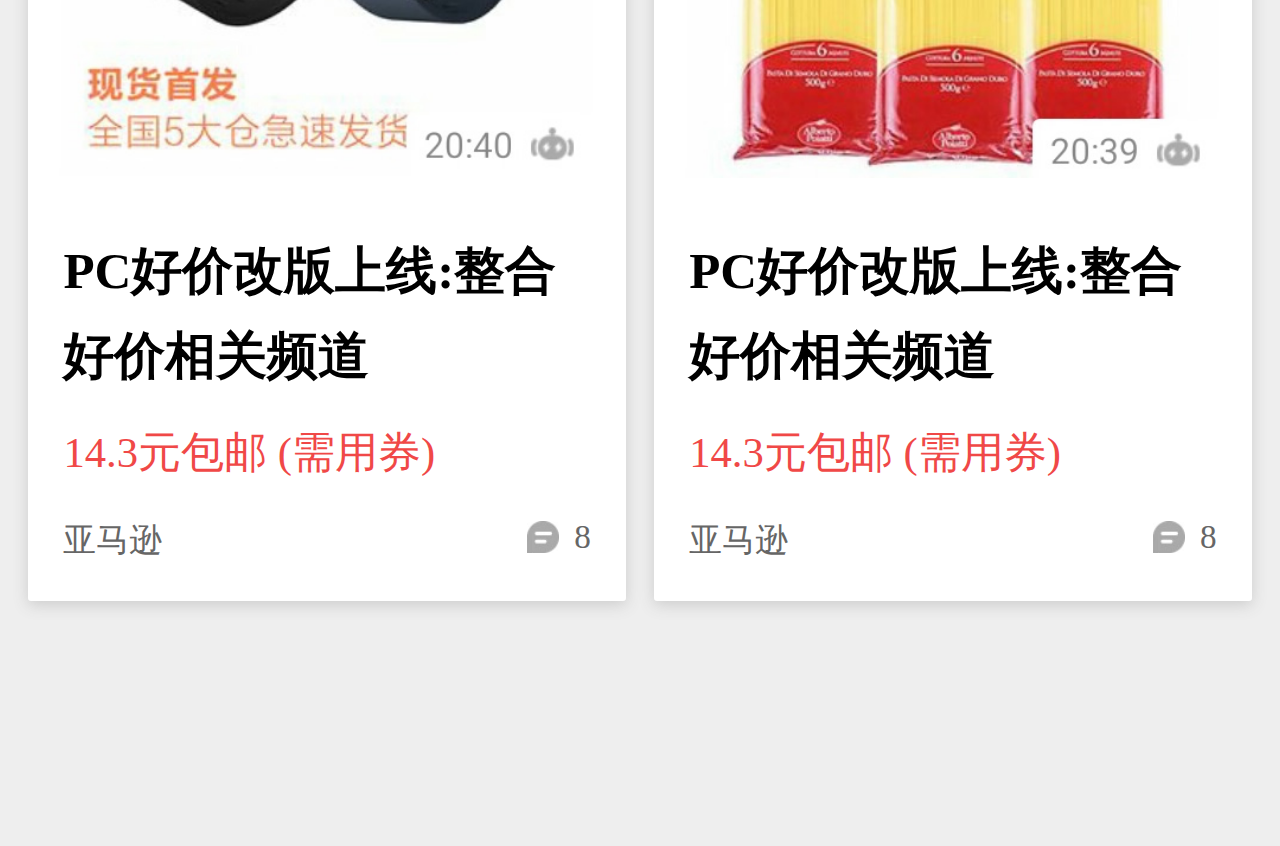
<file: faXian.html>
<!DOCTYPE html>
<html>
<head>
    <meta charset="utf-8">
    <meta name="viewport" content="initial-scale=1.0, maximum-scale=1.0, user-scalable=no" />
    <title>发现</title>
    <link rel="stylesheet" href="css/public.css" />
    <link rel="stylesheet" href="css/faXian.css" />
    <link rel="stylesheet" href="css/swiper.min.css" />
    <script type="text/javascript" src="js/rem.js" ></script>
</head>
<body>
	<header>
		<h3>什么值得买</h3>
		<div>
			<a href=""></a>
			<a href=""></a>
			<a href=""></a>
		</div>
	</header>
	<nav>
		<a href="">编辑精选</a>
		<a href="">关注动态</a>
		<b></b>
	</nav>
	<div id="banner">
		<div class="swiper-container">
		    <div class="swiper-wrapper">
		        <div class="swiper-slide">
		        	<img src="img/small/595af3557f78a6889.jpg"/>
		        </div>
		        <div class="swiper-slide">
		        	<img src="img/small/595af04368af27702.jpg"/>
		        </div>
		        <div class="swiper-slide">
		        	<img src="img/small/595b01e76018a344.jpg"/>
		        </div>
		    </div>
		    <!-- 如果需要分页器 -->
		    <div class="swiper-pagination"></div>
		</div>
		<!--导航等组件可以放在container之外-->
	</div>
	
	<div id="box2">
		<ul>
			<li>
				<a href="">
					
					<dl>
						<dt><img src="img/small/54.jpg"/></dt>
						<dd>
							<h4>PC好价改版上线:整合好价相关频道</h4>
							<h5>14.3元包邮 (需用券)</h5>
							<h6>
								<b>亚马逊</b>
								
								<i>8</i>
							</h6>
						</dd>
					</dl>
				</a>
			</li>
			<li>
				<a href="">
					
					<dl>
						<dt><img src="img/small/55.jpg"/></dt>
						<dd>
							<h4>PC好价改版上线:整合好价相关频道</h4>
							<h5>14.3元包邮 (需用券)</h5>
							<h6>
								<b>亚马逊</b>
								
								<i>8</i>
							</h6>
						</dd>
					</dl>
				</a>
			</li>
			<li>
				<a href="">
					
					<dl>
						<dt><img src="img/small/56.jpg"/></dt>
						<dd>
							<h4>PC好价改版上线:整合好价相关频道</h4>
							<h5>14.3元包邮 (需用券)</h5>
							<h6>
								<b>亚马逊</b>
								
								<i>8</i>
							</h6>
						</dd>
					</dl>
				</a>
			</li>
			<li>
				<a href="">
					
					<dl>
						<dt><img src="img/small/57.jpg"/></dt>
						<dd>
							<h4>PC好价改版上线:整合好价相关频道</h4>
							<h5>14.3元包邮 (需用券)</h5>
							<h6>
								<b>亚马逊</b>
								
								<i>8</i>
							</h6>
						</dd>
					</dl>
				</a>
			</li>
		</ul>
	</div>
	<footer>
		<ul>
			<li><a href="">
					<img src="img/small/29.png" alt="" />
					<p>首页</p>
				</a></li>
			<li><a href="">
					<img src="img/small/30.png" alt="" />
					<p>好价</p>
				</a></li>
			<li><a href="">
					<img src="img/small/31.png" alt="" />
					<p>好物</p>
				</a></li>
			<li><a href="">
					<img src="img/small/32.png" alt="" />
					<p>好文</p>
				</a></li>
			<li><a href="">
					<img src="img/small/33.png" alt="" />
					<p>我的</p>
				</a></li>
		</ul>
	</footer>
</body>
</html>
<script type="text/javascript" src="js/swiper.min.js" ></script>
<script type="text/javascript" src="js/jquery.min.js" ></script>
<script type="text/javascript" src="js/faXian.js" ></script>
</file>
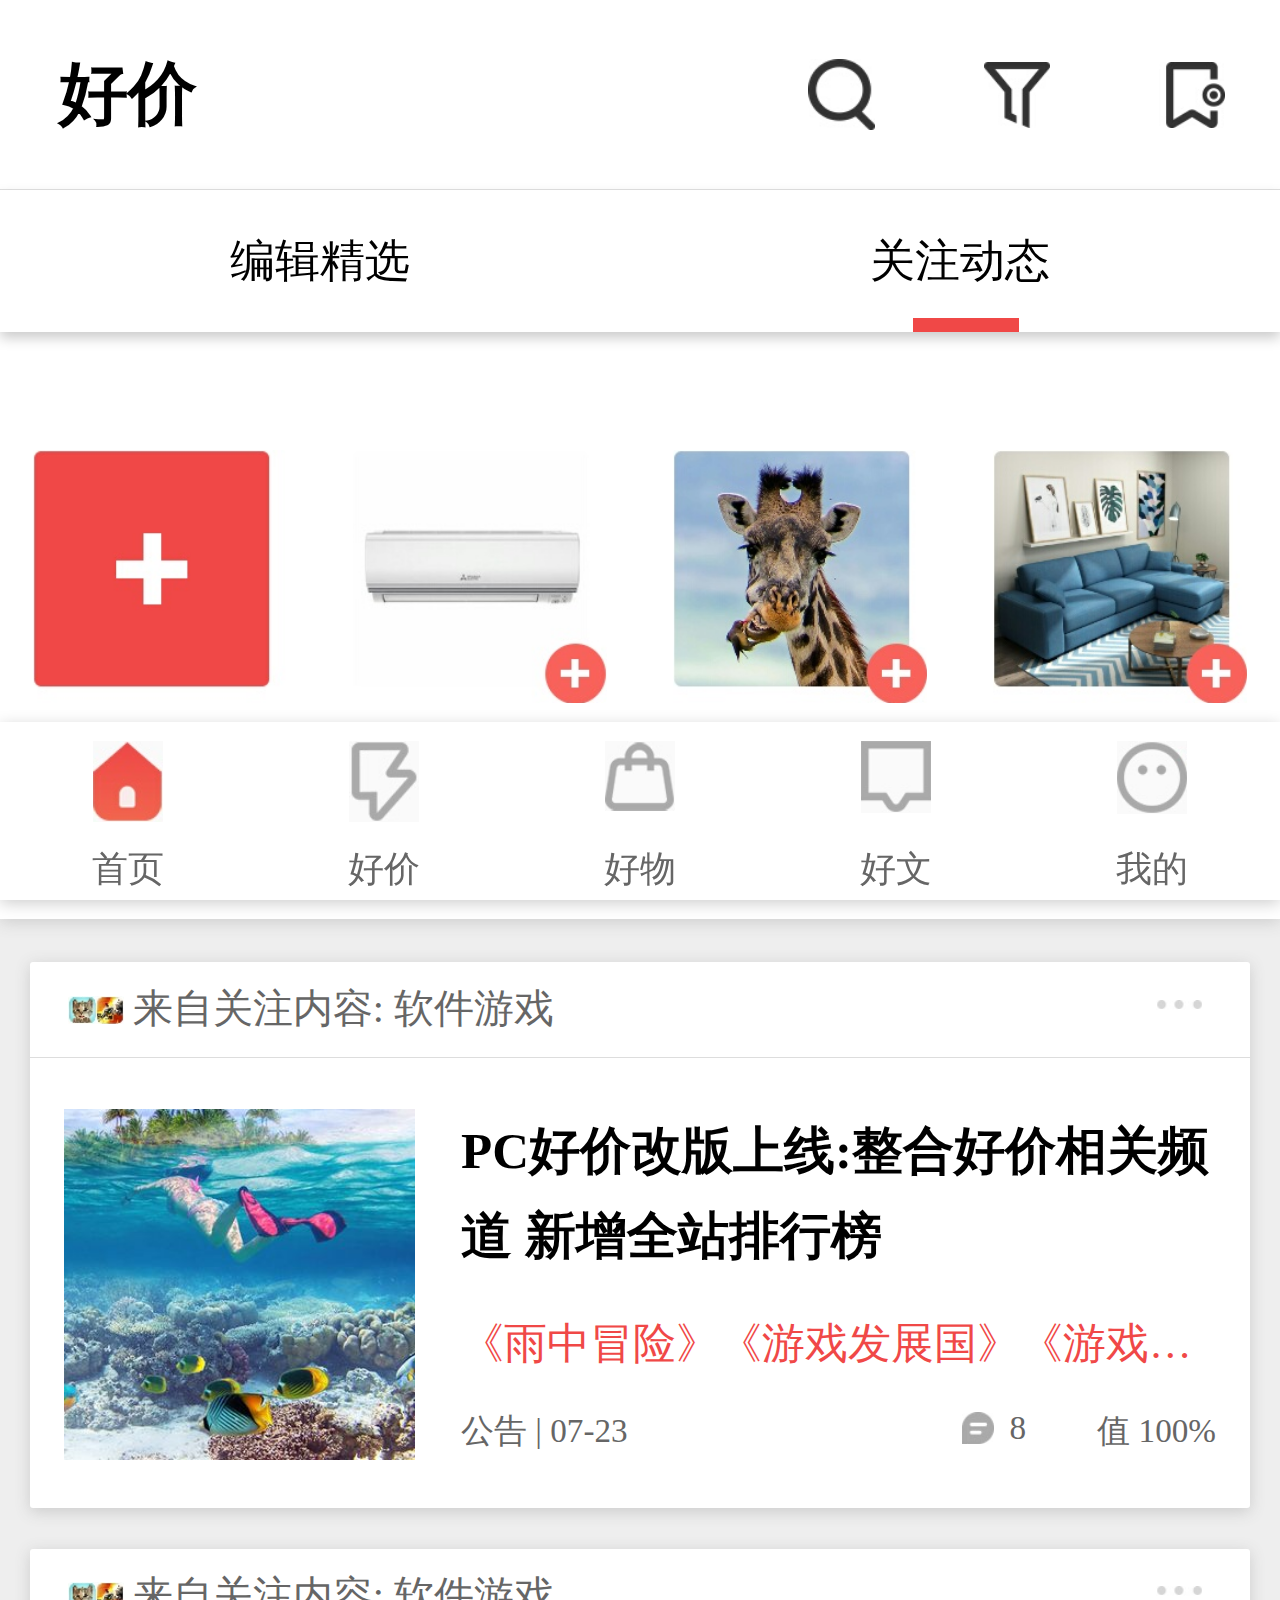
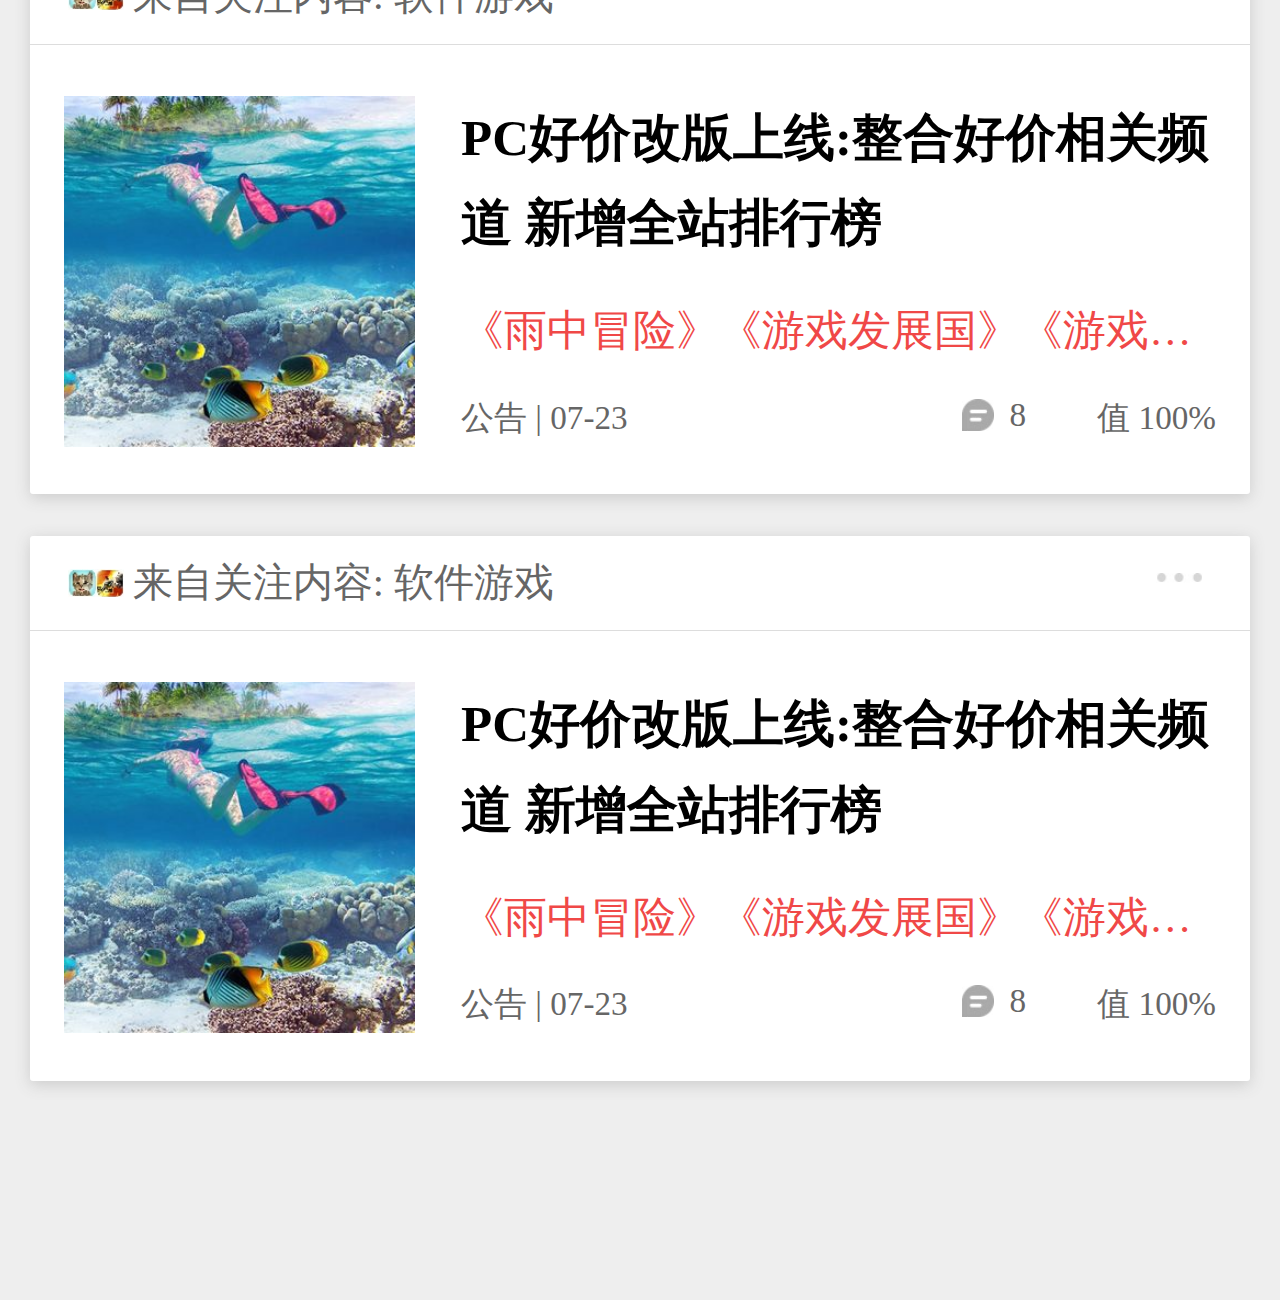
<file: guanZhuDonTai.html>
<!DOCTYPE html>
<html>
<head>
    <meta charset="utf-8">
    <meta name="viewport" content="initial-scale=1.0, maximum-scale=1.0, user-scalable=no" />
    <title>关注动态</title>
    <link rel="stylesheet" href="css/public.css" />
    <link rel="stylesheet" href="css/guanZhuDonTai.css" />
    <link rel="stylesheet" href="css/swiper.min.css" />
    <script type="text/javascript" src="js/rem.js" ></script>
</head>
<body>
	<header>
		<h3>好价</h3>
		<div>
			<a href=""></a>
			<a href=""></a>
			<a href=""></a>
		</div>
	</header>
	<nav>
		<a href="">编辑精选</a>
		<a href="">关注动态</a>
		<b></b>
	</nav>
	<div id="banner">
		<div class="swiper-container">
		    <div class="swiper-wrapper">
		        <div class="swiper-slide">
		        	<img src="img/small/34.png"/>
		        	<p>添加关注</p>
		        </div>
		        <div class="swiper-slide">
		        	<img src="img/small/35.png"/>
		        	<p>空调</p>
		        	
		        </div>
		        <div class="swiper-slide">
		        	<img src="img/small/36.png"/>
		        	<p>国内旅游</p>
		        	
		        </div>
		        <div class="swiper-slide">
		        	<img src="img/small/37.png"/>
		        	<p>家居家装</p>
		        	
		        </div>
		        <div class="swiper-slide">
		        	<img src="img/small/34.png"/>
		        	<p>添加关注</p>
		        	
		        </div>
		        <div class="swiper-slide">
		        	<img src="img/small/35.png"/>
		        	<p>添加关注</p>
		        	
		        </div>
		    </div>
		    <!-- 如果需要分页器 -->
		    <div class="swiper-pagination"></div>
		</div>
		<!--导航等组件可以放在container之外-->
	</div>
	
	<div id="box2">
		<ul>
			<li>
				<a href="">
					<div class="title">
						<h4>来自关注内容: 软件游戏</h4>
						<b></b>
					</div>
					<dl>
						<dt><img src="img/small/595b6f4e3bf3b8250.jpg_d320.jpg"/></dt>
						<dd>
							<h4>PC好价改版上线:整合好价相关频道 新增全站排行榜</h4>
							<h5 class="over">《雨中冒险》《游戏发展国》《游戏发展国》</h5>
							<h6>
								<b>公告 | 07-23</b>
								<s>值 100%</s>
								<i>8</i>
							</h6>
						</dd>
					</dl>
				</a>
			</li>
			<li>
				<a href="">
					<div class="title">
						<h4>来自关注内容: 软件游戏</h4>
						<b></b>
					</div>
					<dl>
						<dt><img src="img/small/595b6f4e3bf3b8250.jpg_d320.jpg"/></dt>
						<dd>
							<h4>PC好价改版上线:整合好价相关频道 新增全站排行榜</h4>
							<h5 class="over">《雨中冒险》《游戏发展国》《游戏发展国》</h5>
							<h6>
								<b>公告 | 07-23</b>
								<s>值 100%</s>
								<i>8</i>
							</h6>
						</dd>
					</dl>
				</a>
			</li>
			<li>
				<a href="">
					<div class="title">
						<h4>来自关注内容: 软件游戏</h4>
						<b></b>
					</div>
					<dl>
						<dt><img src="img/small/595b6f4e3bf3b8250.jpg_d320.jpg"/></dt>
						<dd>
							<h4>PC好价改版上线:整合好价相关频道 新增全站排行榜</h4>
							<h5 class="over">《雨中冒险》《游戏发展国》《游戏发展国》</h5>
							<h6>
								<b>公告 | 07-23</b>
								<s>值 100%</s>
								<i>8</i>
							</h6>
						</dd>
					</dl>
				</a>
			</li>
			
		</ul>
	</div>
	<footer>
		<ul>
			<li><a href="">
					<img src="img/small/29.png" alt="" />
					<p>首页</p>
				</a></li>
			<li><a href="">
					<img src="img/small/30.png" alt="" />
					<p>好价</p>
				</a></li>
			<li><a href="">
					<img src="img/small/31.png" alt="" />
					<p>好物</p>
				</a></li>
			<li><a href="">
					<img src="img/small/32.png" alt="" />
					<p>好文</p>
				</a></li>
			<li><a href="">
					<img src="img/small/33.png" alt="" />
					<p>我的</p>
				</a></li>
		</ul>
	</footer>
</body>
</html>
<script type="text/javascript" src="js/swiper.min.js" ></script>
<script type="text/javascript" src="js/jquery.min.js" ></script>
<script type="text/javascript" src="js/guanZhuDonTai.js" ></script>
</file>
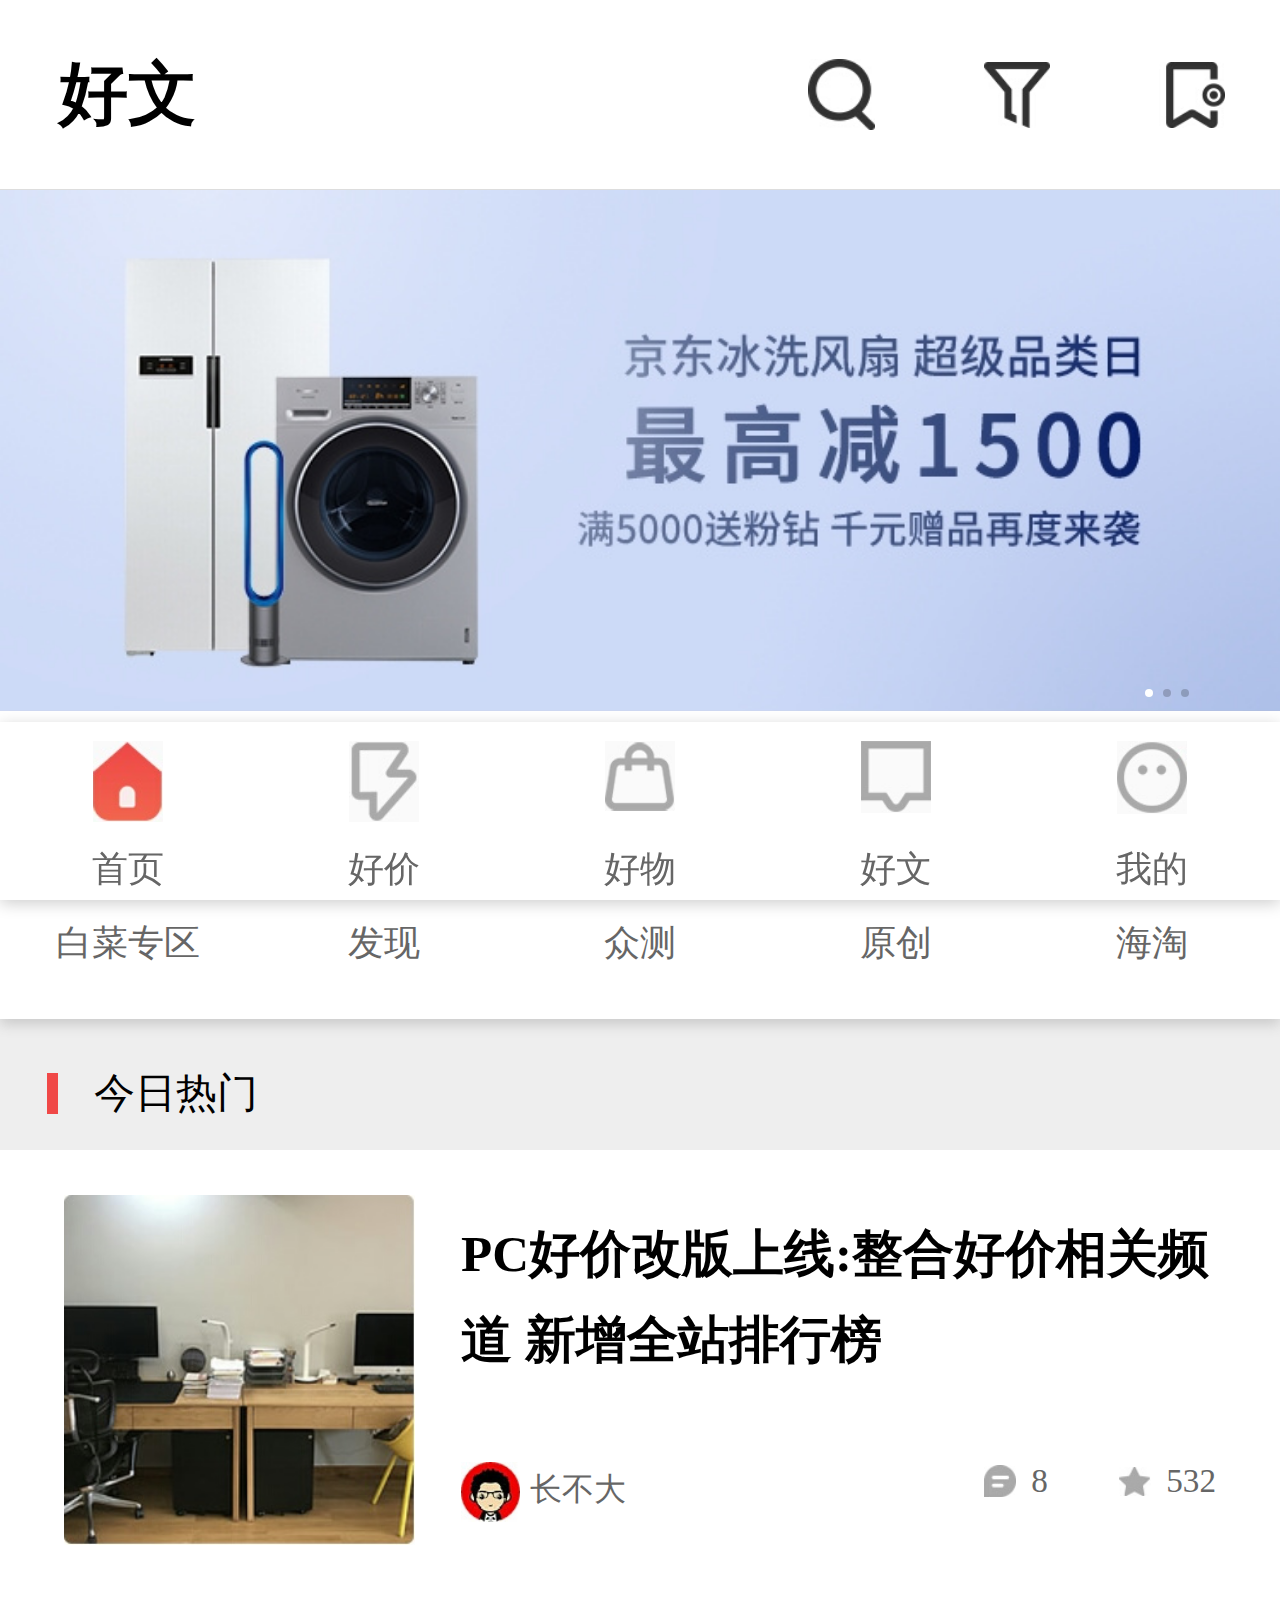
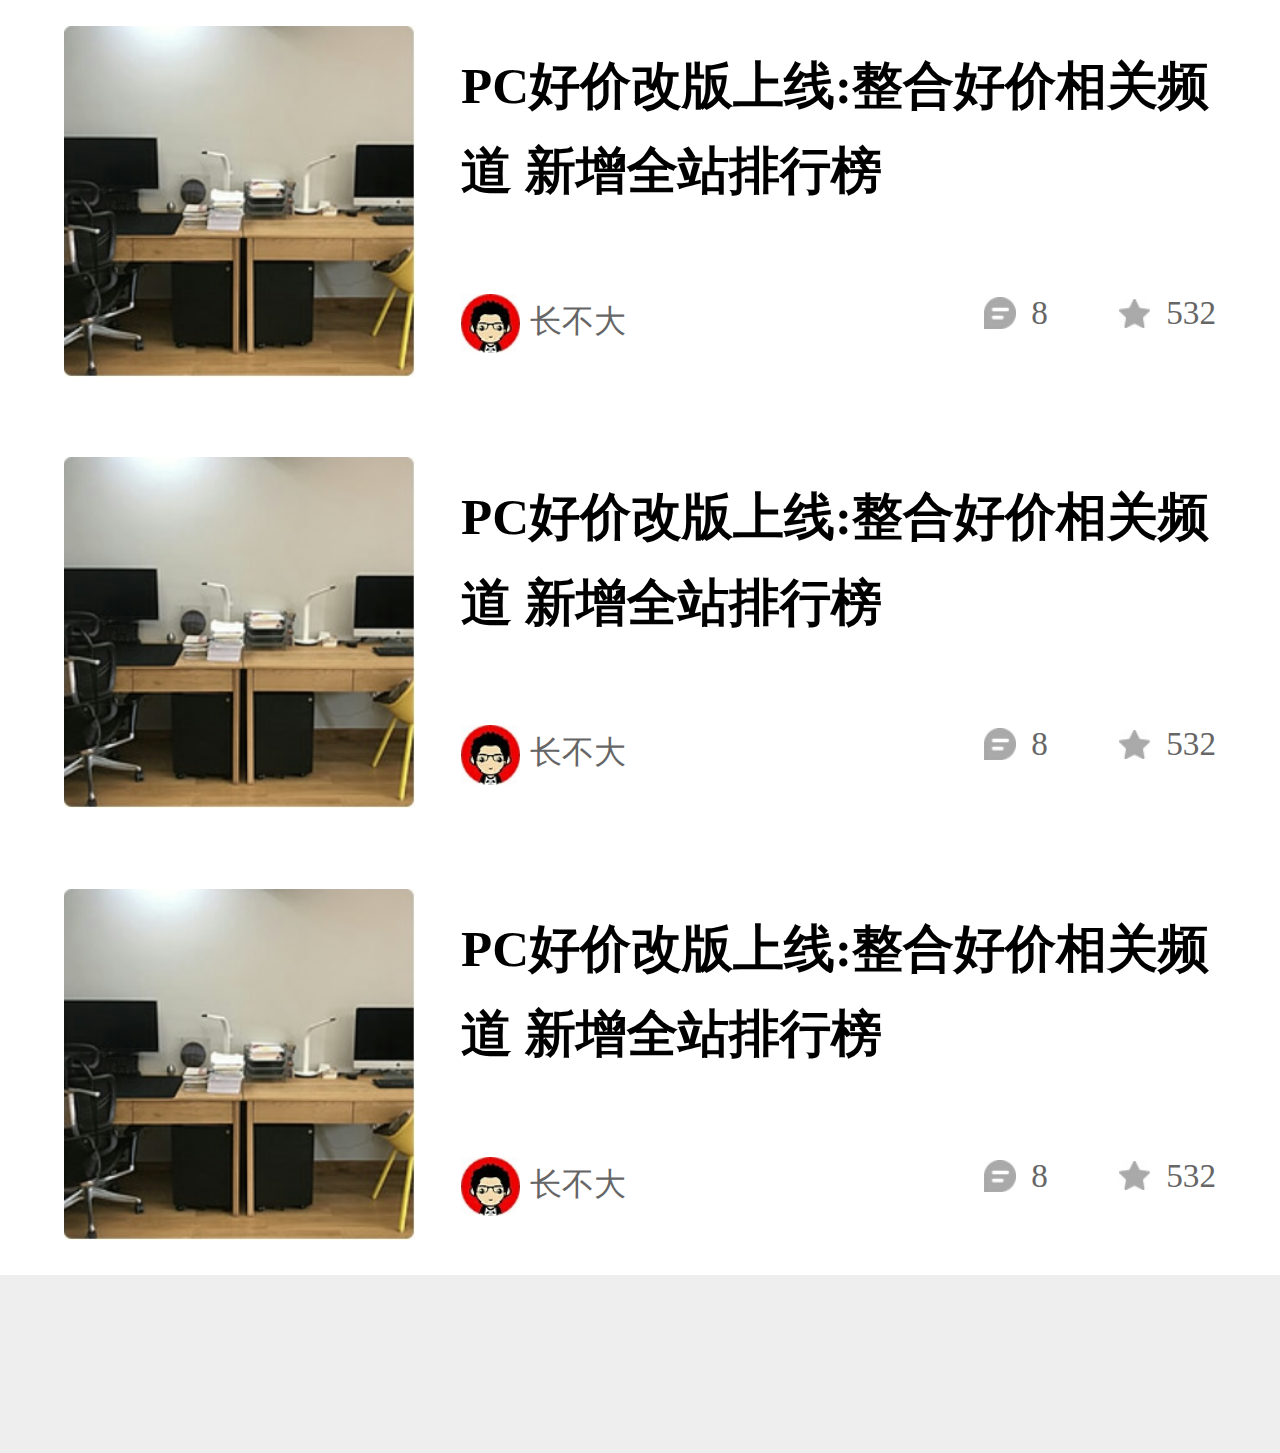
<file: haowen.html>
<!DOCTYPE html>
<html>
<head>
    <meta charset="utf-8">
    <meta name="viewport" content="initial-scale=1.0, maximum-scale=1.0, user-scalable=no" />
    <title>好文</title>
    <link rel="stylesheet" href="css/public.css" />
    <link rel="stylesheet" href="css/haowen.css" />
    <link rel="stylesheet" href="css/swiper.min.css" />
    <script type="text/javascript" src="js/rem.js" ></script>
</head>
<body>
	<header>
		<h3>好文</h3>
		<div>
			<a href=""></a>
			<a href=""></a>
			<a href=""></a>
		</div>
	</header>
	
	<div id="banner">
		<div class="swiper-container">
		    <div class="swiper-wrapper">
		        <div class="swiper-slide">
		        	<img src="img/small/595af3557f78a6889.jpg"/>
		        </div>
		        <div class="swiper-slide">
		        	<img src="img/small/595af04368af27702.jpg"/>
		        </div>
		        <div class="swiper-slide">
		        	<img src="img/small/595b01e76018a344.jpg"/>
		        </div>
		    </div>
		    <!-- 如果需要分页器 -->
		    <div class="swiper-pagination"></div>
		</div>
		<!--导航等组件可以放在container之外-->
	</div>
	<div id="kind">
		<ul class="ul_1">
			<li><a href="">
				<img src="img/small/04.png" alt="" />
				<p>白菜专区</p>
			</a></li>
			<li><a href="">
				<img src="img/small/05.png" alt="" />
				<p>发现</p>
			</a></li>
			<li><a href="">
				<img src="img/small/06.png" alt="" />
				<p>众测</p>
			</a></li>
			<li><a href="">
				<img src="img/small/07.png" alt="" />
				<p>原创</p>
			</a></li>
			<li><a href="">
				<img src="img/small/08.png" alt="" />
				<p>海淘</p>
			</a></li>
			
		</ul>
		
	</div>
	
	<div id="box1">
		<h3>今日热门</h3>
		
	</div>
	<div id="box2">
		<ul>
			<li>
				<a href="">
					
					<dl>
						<dt><img src="img/small/67.jpg"/></dt>
						<dd>
							<h4>PC好价改版上线:整合好价相关频道 新增全站排行榜</h4>
							<h6>
								<b>
									<img src="img/small/66.jpg" alt="" />
									<span>长不大</span>
								</b>
								<s>532</s>
								<i>8</i>
							</h6>
						</dd>
					</dl>
				</a>
			</li>
			<li>
				<a href="">
					
					<dl>
						<dt><img src="img/small/67.jpg"/></dt>
						<dd>
							<h4>PC好价改版上线:整合好价相关频道 新增全站排行榜</h4>
							
							<h6>
								<b>
									<img src="img/small/66.jpg" alt="" />
									<span>长不大</span>
								</b>
								<s>532</s>
								<i>8</i>
							</h6>
						</dd>
					</dl>
				</a>
			</li>
			<li>
				<a href="">
					
					<dl>
						<dt><img src="img/small/67.jpg"/></dt>
						<dd>
							<h4>PC好价改版上线:整合好价相关频道 新增全站排行榜</h4>
							
							<h6>
								<b>
									<img src="img/small/66.jpg" alt="" />
									<span>长不大</span>
								</b>
								<s>532</s>
								<i>8</i>
							</h6>
						</dd>
					</dl>
				</a>
			</li>
			<li>
				<a href="">
					
					<dl>
						<dt><img src="img/small/67.jpg"/></dt>
						<dd>
							<h4>PC好价改版上线:整合好价相关频道 新增全站排行榜</h4>
							
							<h6>
								<b>
									<img src="img/small/66.jpg" alt="" />
									<span>长不大</span>
								</b>
								<s>532</s>
								<i>8</i>
							</h6>
						</dd>
					</dl>
				</a>
			</li>
		</ul>
	</div>
	<footer>
		<ul>
			<li><a href="">
					<img src="img/small/29.png" alt="" />
					<p>首页</p>
				</a></li>
			<li><a href="">
					<img src="img/small/30.png" alt="" />
					<p>好价</p>
				</a></li>
			<li><a href="">
					<img src="img/small/31.png" alt="" />
					<p>好物</p>
				</a></li>
			<li><a href="">
					<img src="img/small/32.png" alt="" />
					<p>好文</p>
				</a></li>
			<li><a href="">
					<img src="img/small/33.png" alt="" />
					<p>我的</p>
				</a></li>
		</ul>
	</footer>
</body>
</html>
<script type="text/javascript" src="js/swiper.min.js" ></script>
<script type="text/javascript" src="js/jquery.min.js" ></script>
<script type="text/javascript" src="js/haowen.js" ></script>
</file>
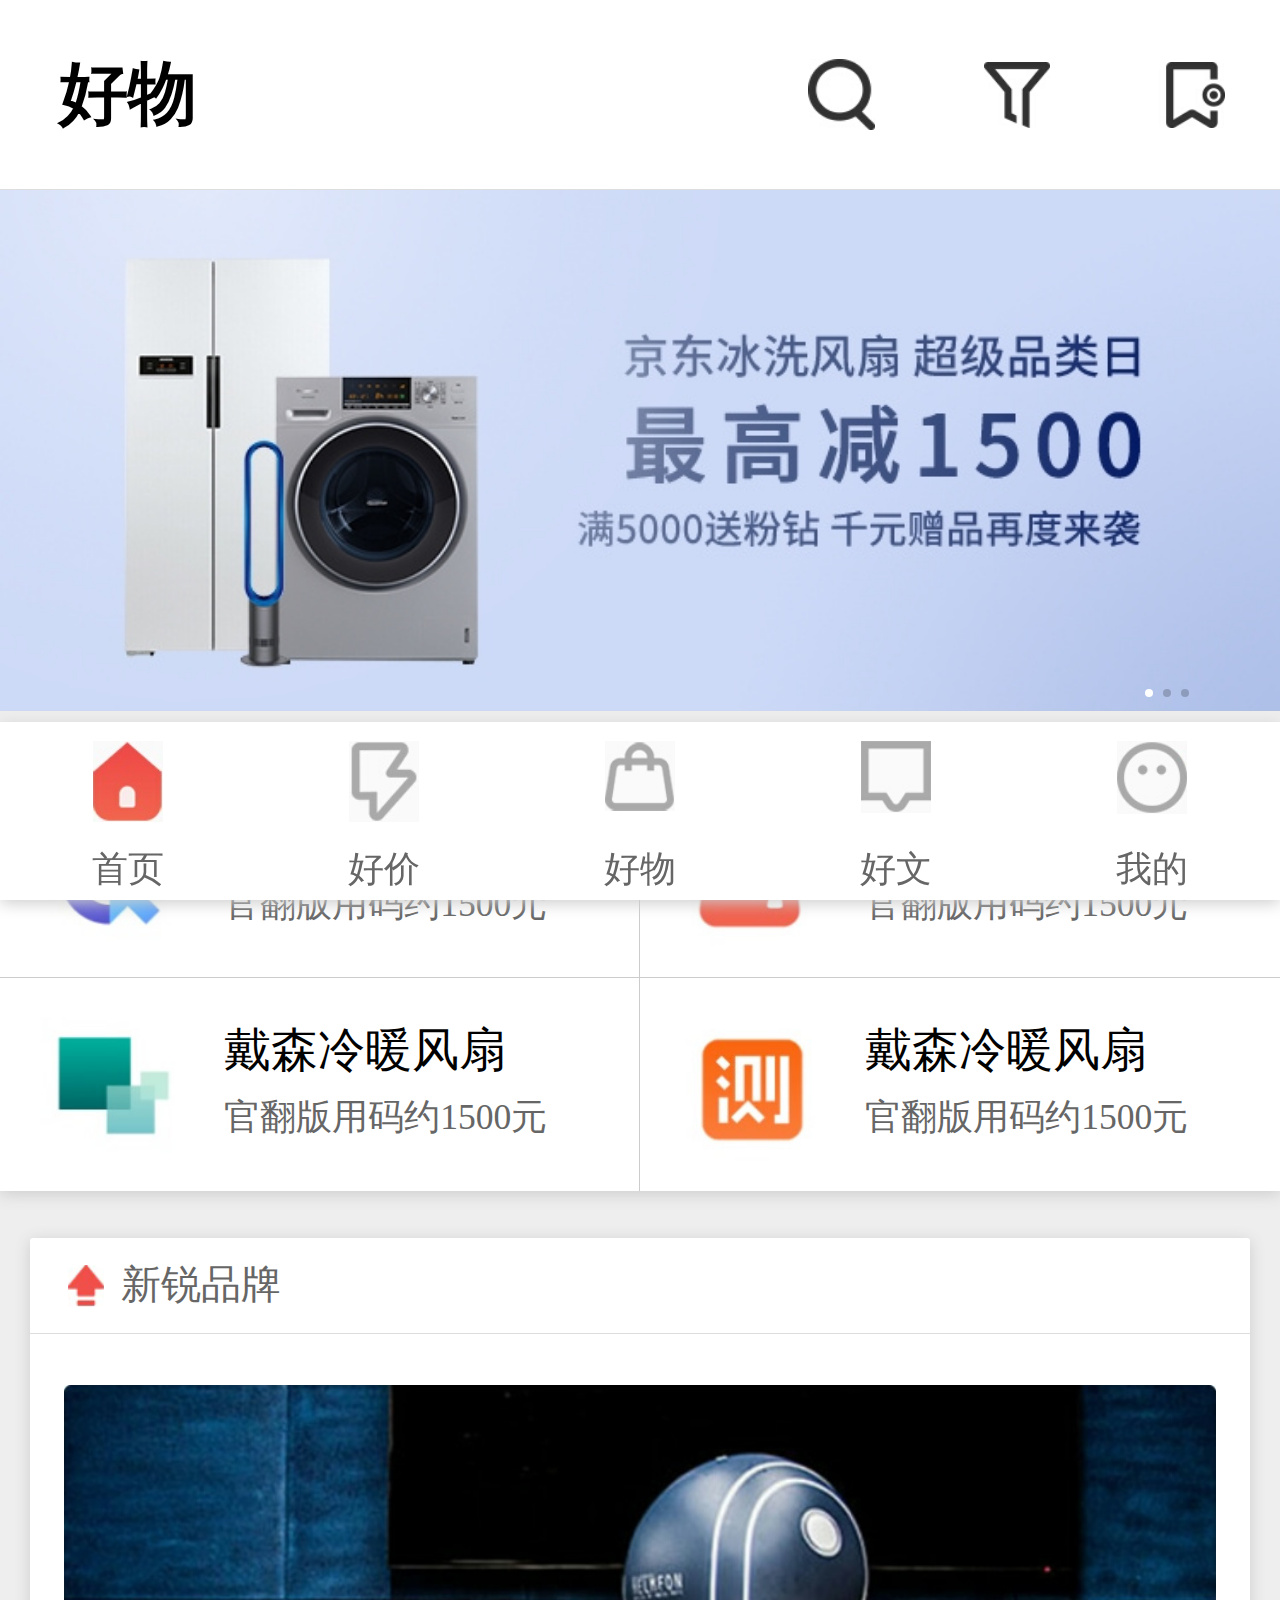
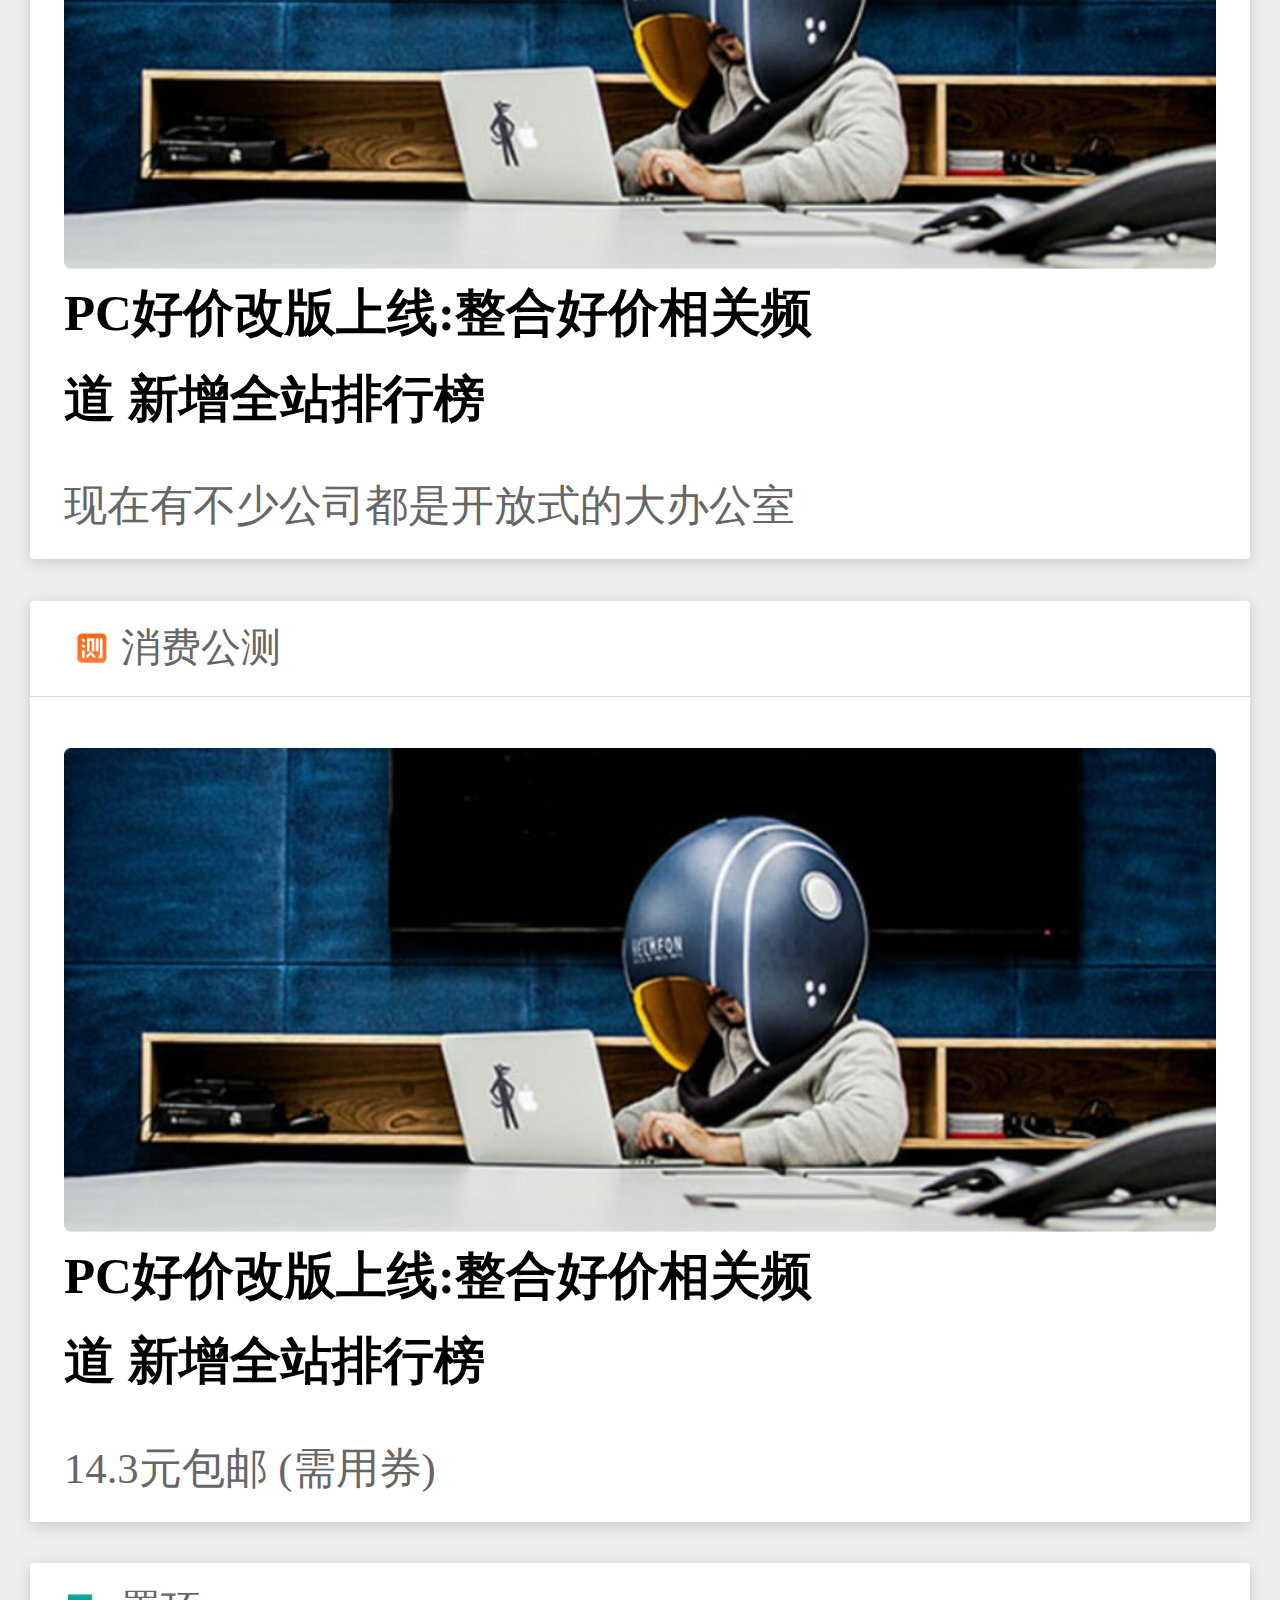
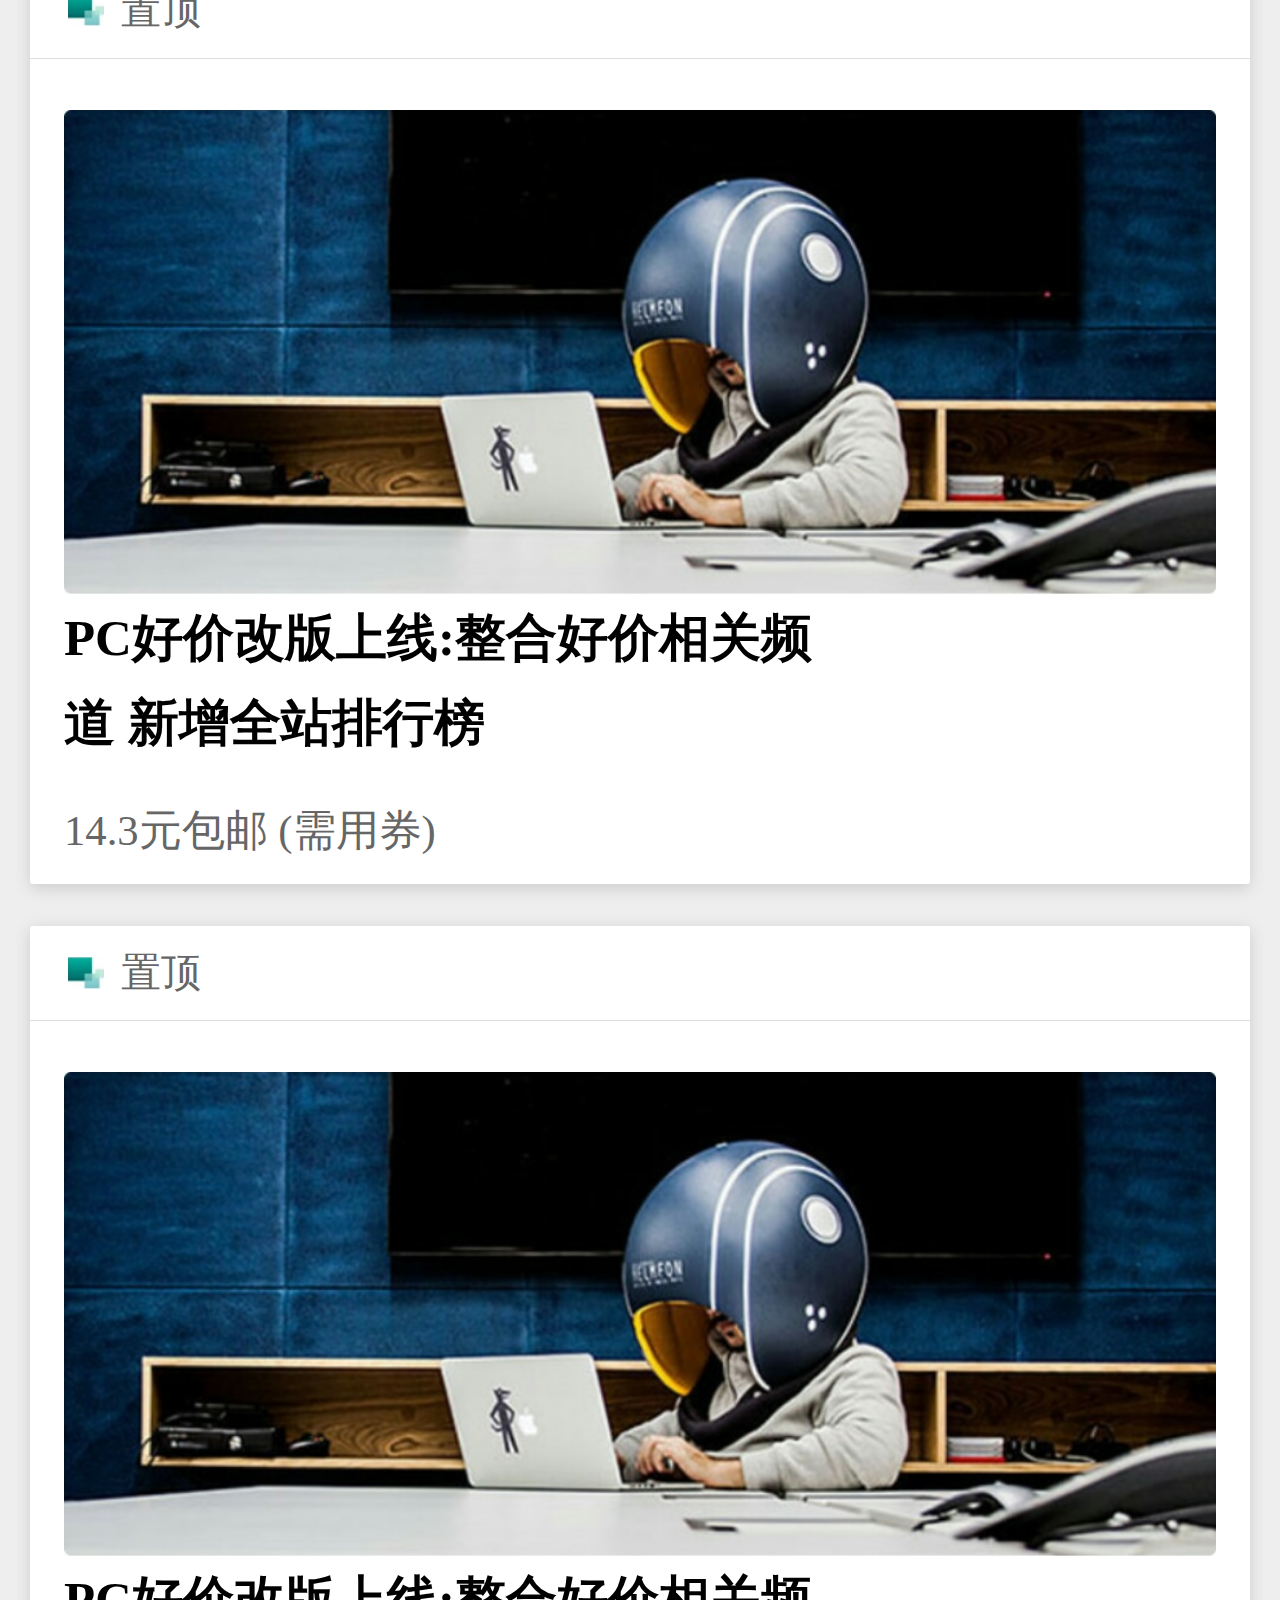
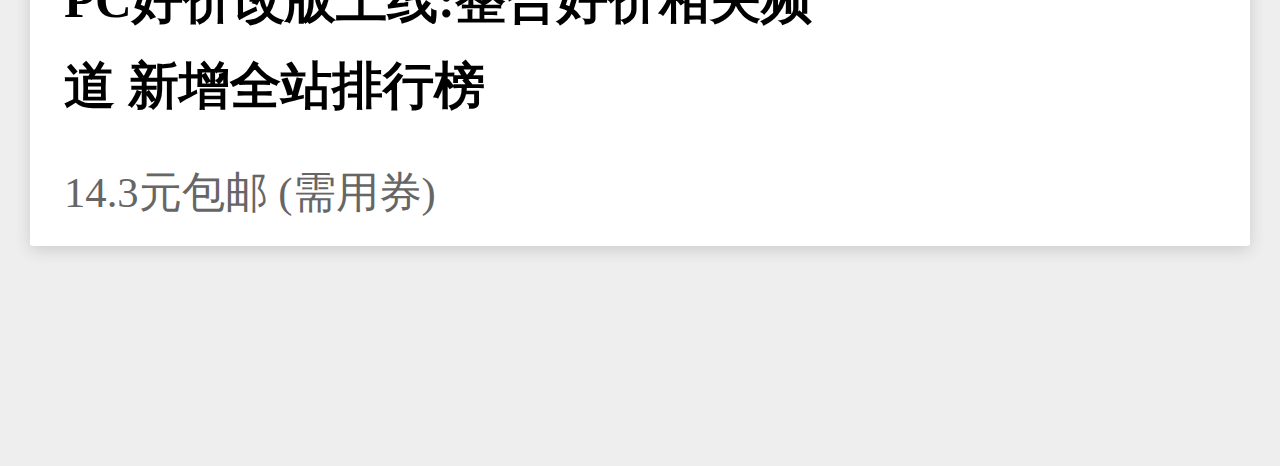
<file: haowu.html>
<!DOCTYPE html>
<html>
<head>
    <meta charset="utf-8">
    <meta name="viewport" content="initial-scale=1.0, maximum-scale=1.0, user-scalable=no" />
    <title>好物</title>
    <link rel="stylesheet" href="css/public.css" />
    <link rel="stylesheet" href="css/haowu.css" />
    <link rel="stylesheet" href="css/swiper.min.css" />
    <script type="text/javascript" src="js/rem.js" ></script>
</head>
<body>
	<header>
		<h3>好物</h3>
		<div>
			<a href=""></a>
			<a href=""></a>
			<a href=""></a>
		</div>
	</header>
	
	<div id="banner">
		<div class="swiper-container">
		    <div class="swiper-wrapper">
		        <div class="swiper-slide">
		        	<img src="img/small/595af3557f78a6889.jpg"/>
		        </div>
		        <div class="swiper-slide">
		        	<img src="img/small/595af04368af27702.jpg"/>
		        </div>
		        <div class="swiper-slide">
		        	<img src="img/small/595b01e76018a344.jpg"/>
		        </div>
		    </div>
		    <!-- 如果需要分页器 -->
		    <div class="swiper-pagination"></div>
		</div>
		<!--导航等组件可以放在container之外-->
	</div>
	<div id="box1">
		<ul>
			<li>
				<dl>
					<dt><img src="img/small/59.jpg" alt="" /></dt>
					<dd>
						<h5>戴森冷暖风扇</h5>
						<h6>官翻版用码约1500元</h6>
					</dd>
				</dl>
			</li>
			<li>
				<dl>
					<dt><img src="img/small/60.jpg" alt="" /></dt>
					<dd>
						<h5>戴森冷暖风扇</h5>
						<h6>官翻版用码约1500元</h6>
					</dd>
				</dl>
			</li>
			<li>
				<dl>
					<dt><img src="img/small/61.jpg" alt="" /></dt>
					<dd>
						<h5>戴森冷暖风扇</h5>
						<h6>官翻版用码约1500元</h6>
					</dd>
				</dl>
			</li>
			<li>
				<dl>
					<dt><img src="img/small/62.jpg" alt="" /></dt>
					<dd>
						<h5>戴森冷暖风扇</h5>
						<h6>官翻版用码约1500元</h6>
					</dd>
				</dl>
			</li>
		</ul>
	</div>
	<div id="box2">
		<ul>
			<li>
				<a href="">
					<div class="title">
						<h4>新锐品牌</h4>
					</div>
					<dl>
						<dt><img src="img/small/64.jpg"/></dt>
						<dd>
							<h4>PC好价改版上线:整合好价相关频道 新增全站排行榜</h4>
							<h5>现在有不少公司都是开放式的大办公室</h5>
							
						</dd>
					</dl>
				</a>
			</li>
			<li>
				<a href="">
					<div class="title">
						<h4>消费公测</h4>
					</div>
					<dl>
						<dt><img src="img/small/64.jpg"/></dt>
						<dd>
							<h4>PC好价改版上线:整合好价相关频道 新增全站排行榜</h4>
							<h5>14.3元包邮 (需用券)</h5>
							
						</dd>
					</dl>
				</a>
			</li>
			<li>
				<a href="">
					<div class="title">
						<h4>置顶</h4>
					</div>
					<dl>
						<dt><img src="img/small/64.jpg"/></dt>
						<dd>
							<h4>PC好价改版上线:整合好价相关频道 新增全站排行榜</h4>
							<h5>14.3元包邮 (需用券)</h5>
							
						</dd>
					</dl>
				</a>
			</li>
			<li>
				<a href="">
					<div class="title">
						<h4>置顶</h4>
					</div>
					<dl>
						<dt><img src="img/small/64.jpg"/></dt>
						<dd>
							<h4>PC好价改版上线:整合好价相关频道 新增全站排行榜</h4>
							<h5>14.3元包邮 (需用券)</h5>
							
						</dd>
					</dl>
				</a>
			</li>
		</ul>
	</div>
	<footer>
		<ul>
			<li><a href="">
					<img src="img/small/29.png" alt="" />
					<p>首页</p>
				</a></li>
			<li><a href="">
					<img src="img/small/30.png" alt="" />
					<p>好价</p>
				</a></li>
			<li><a href="">
					<img src="img/small/31.png" alt="" />
					<p>好物</p>
				</a></li>
			<li><a href="">
					<img src="img/small/32.png" alt="" />
					<p>好文</p>
				</a></li>
			<li><a href="">
					<img src="img/small/33.png" alt="" />
					<p>我的</p>
				</a></li>
		</ul>
	</footer>
</body>
</html>
<script type="text/javascript" src="js/swiper.min.js" ></script>
<script type="text/javascript" src="js/jquery.min.js" ></script>
<script type="text/javascript" src="js/haowu.js" ></script>
</file>
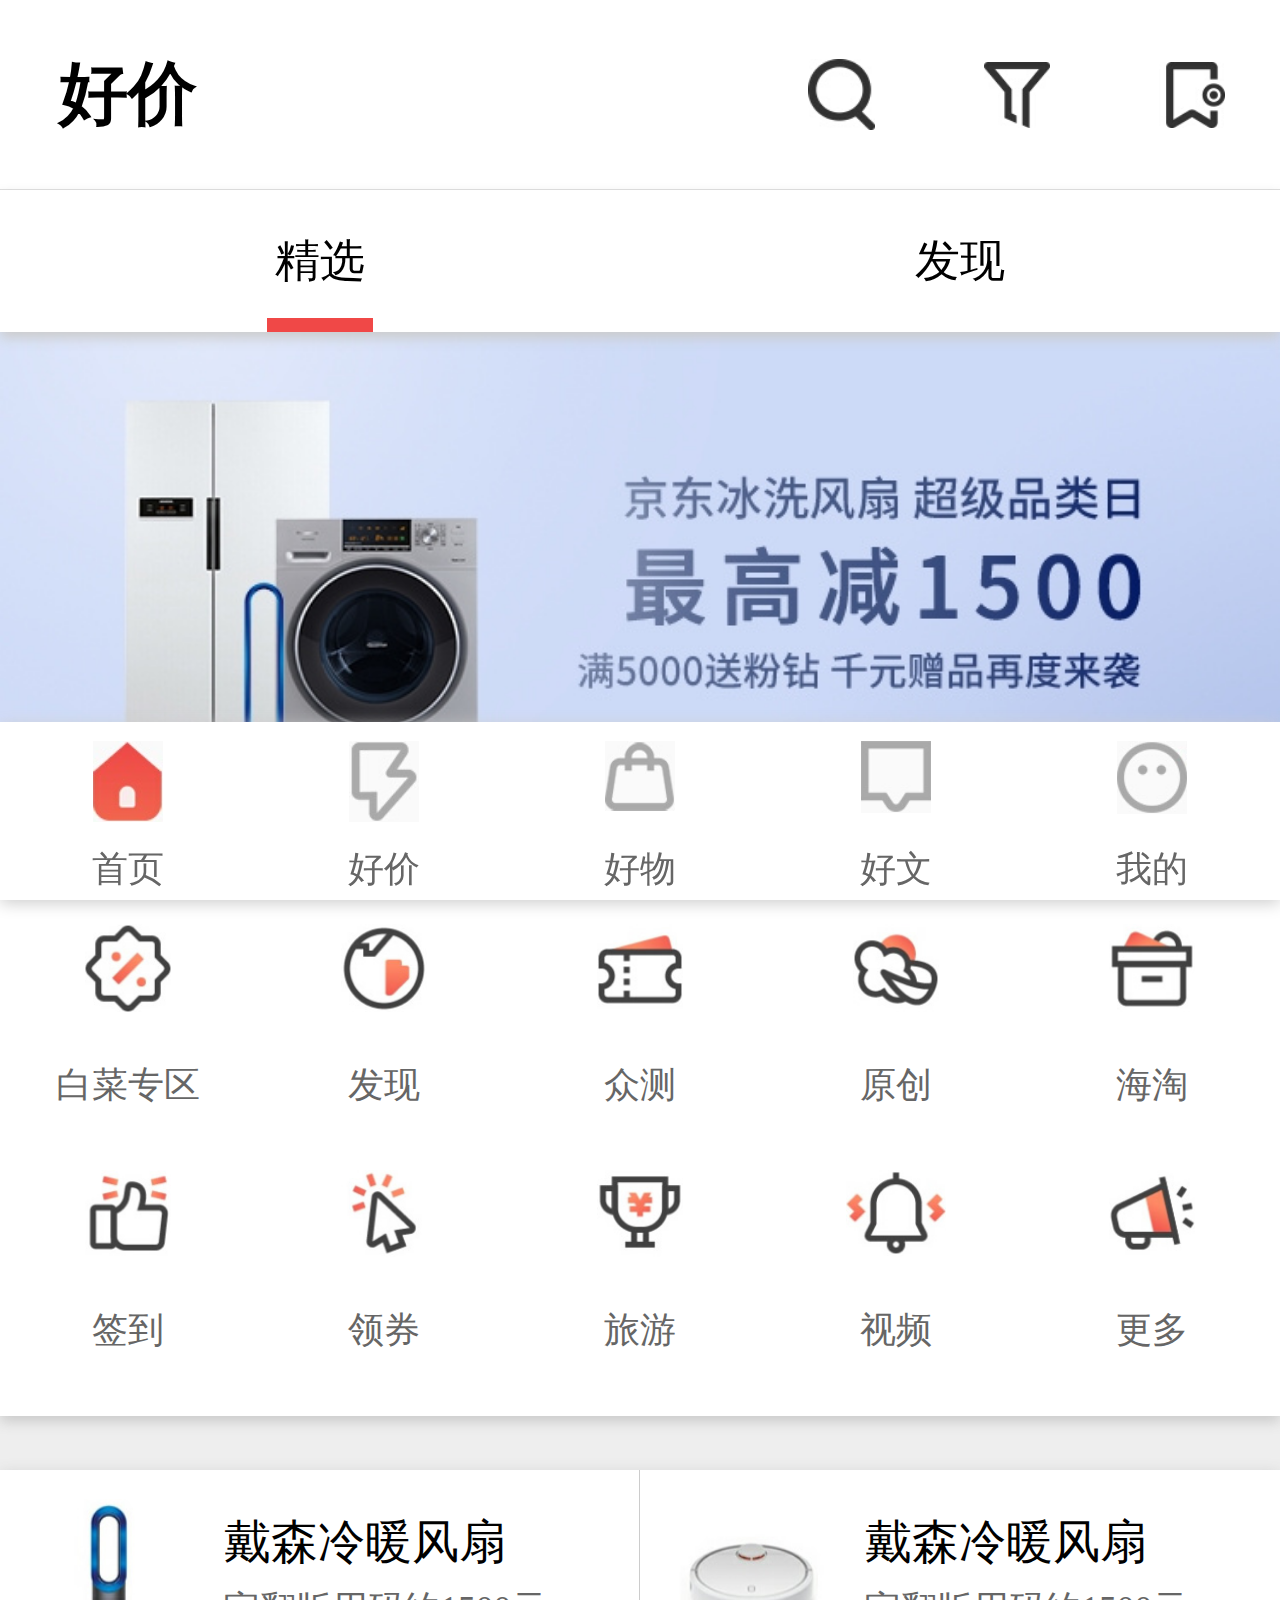
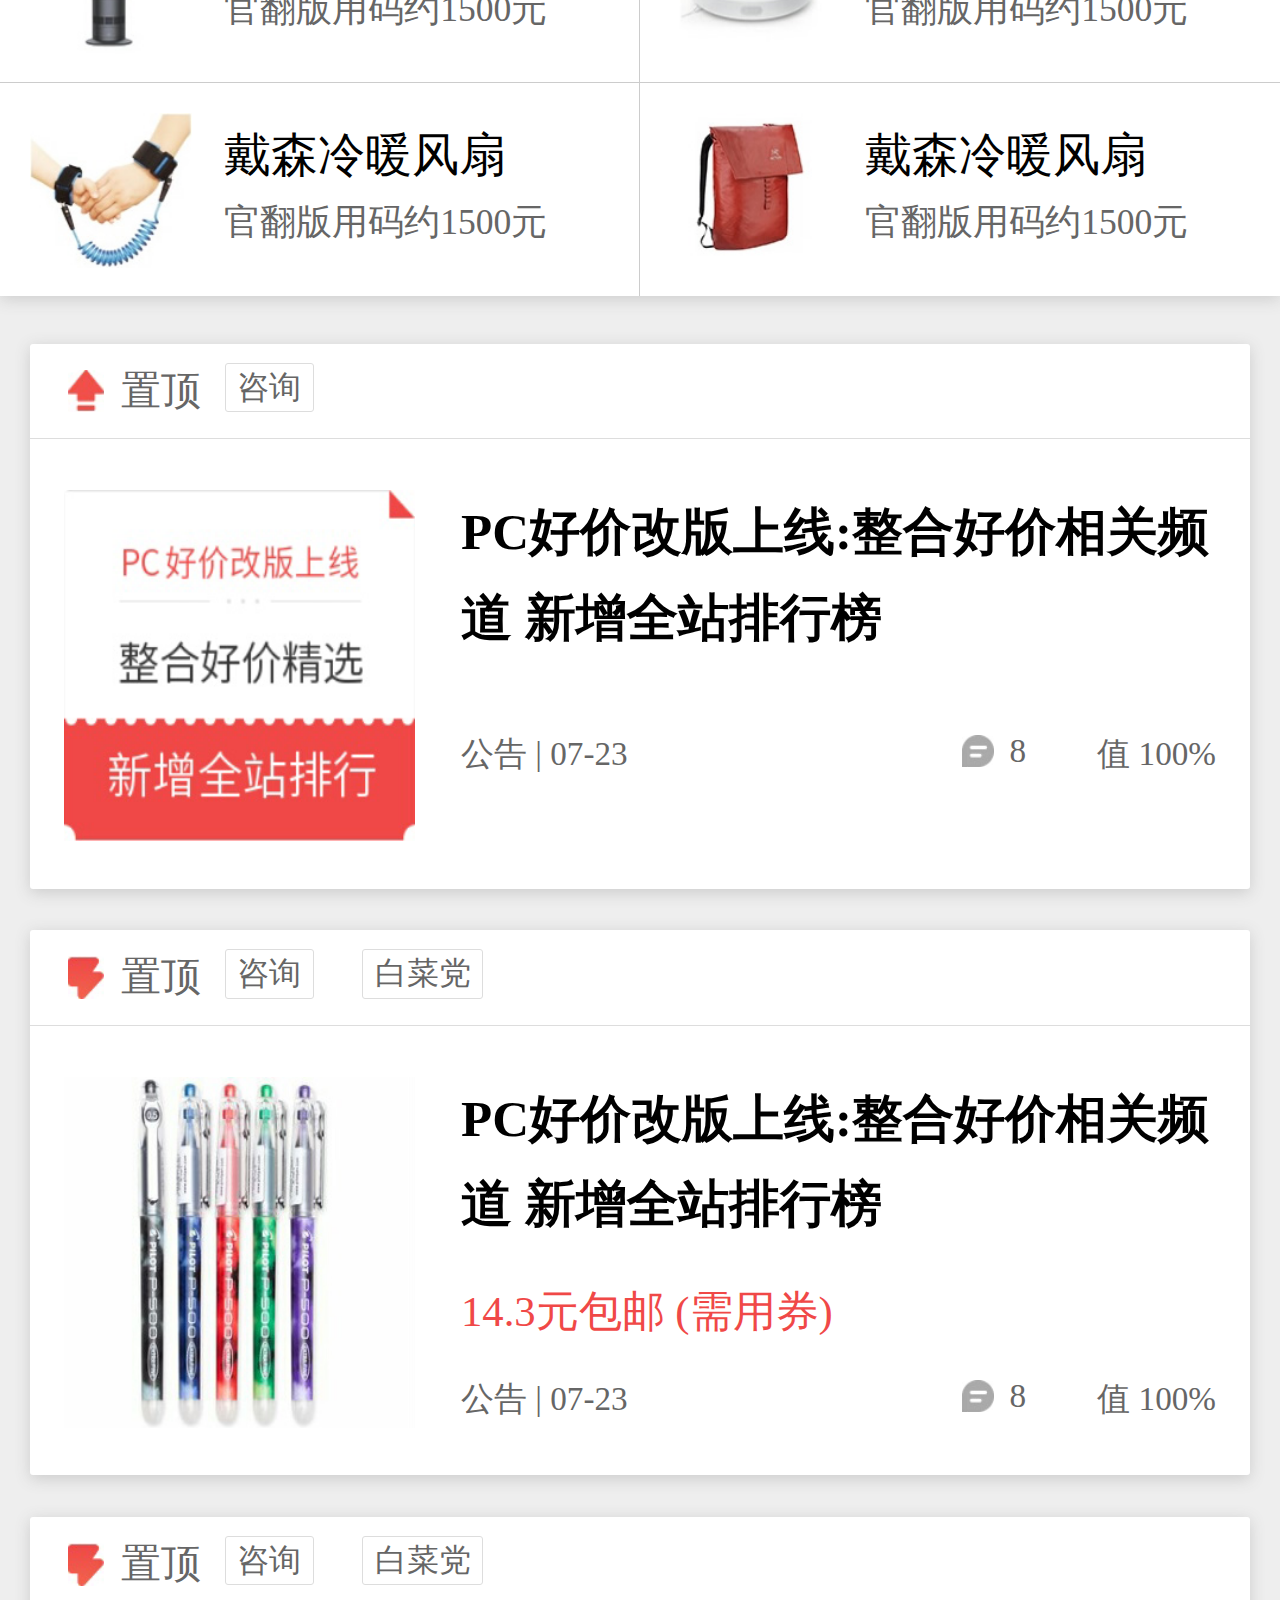
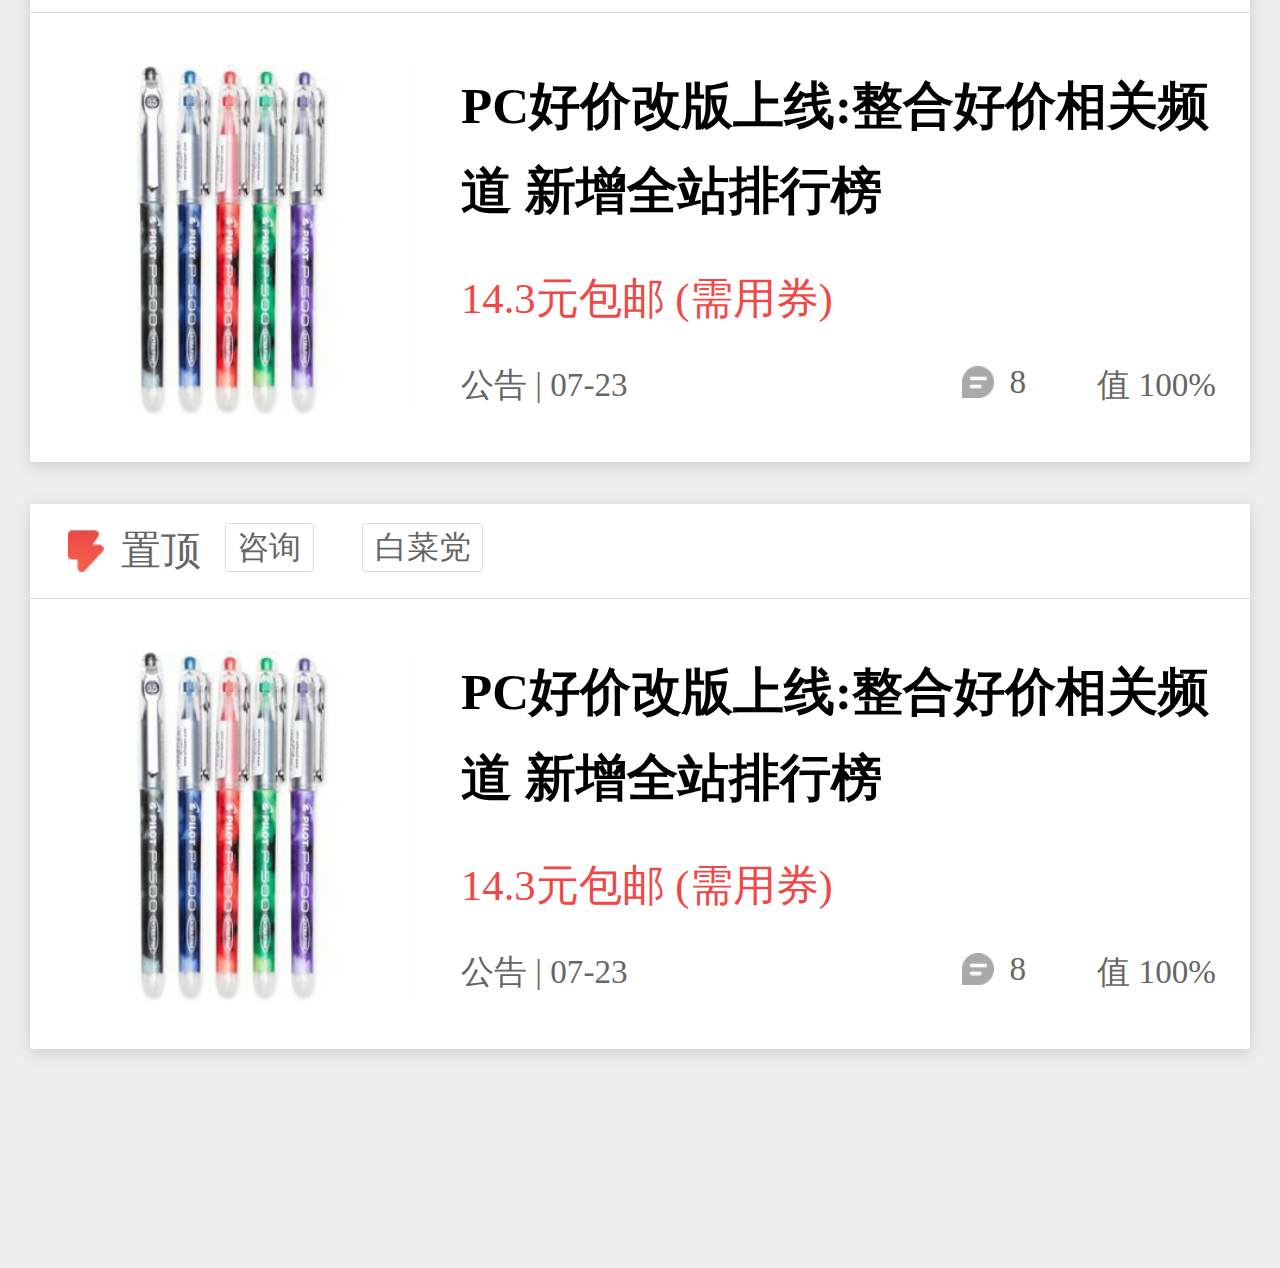
<file: jinXuan.html>
<!DOCTYPE html>
<html>
<head>
    <meta charset="utf-8">
    <meta name="viewport" content="initial-scale=1.0, maximum-scale=1.0, user-scalable=no" />
    <title>精选</title>
    <link rel="stylesheet" href="css/public.css" />
    <link rel="stylesheet" href="css/jinXuan.css" />
    <link rel="stylesheet" href="css/swiper.min.css" />
    <script type="text/javascript" src="js/rem.js" ></script>
</head>
<body>
	<header>
		<h3>好价</h3>
		<div>
			<a href=""></a>
			<a href=""></a>
			<a href=""></a>
		</div>
	</header>
	<nav>
		<a href="">精选</a>
		<a href="">发现</a>
		<b></b>
	</nav>
	<div id="banner">
		<div class="swiper-container">
		    <div class="swiper-wrapper">
		        <div class="swiper-slide">
		        	<img src="img/small/595af3557f78a6889.jpg"/>
		        </div>
		        <div class="swiper-slide">
		        	<img src="img/small/595af04368af27702.jpg"/>
		        </div>
		        <div class="swiper-slide">
		        	<img src="img/small/595b01e76018a344.jpg"/>
		        </div>
		    </div>
		    <!-- 如果需要分页器 -->
		    <div class="swiper-pagination"></div>
		</div>
		<!--导航等组件可以放在container之外-->
	</div>
	<div id="kind">
		<ul class="ul_1">
			<li><a href="">
				<img src="img/small/40.jpg" alt="" />
				<p>白菜专区</p>
			</a></li>
			<li><a href="">
				<img src="img/small/41.jpg" alt="" />
				<p>发现</p>
			</a></li>
			<li><a href="">
				<img src="img/small/42.jpg" alt="" />
				<p>众测</p>
			</a></li>
			<li><a href="">
				<img src="img/small/43.jpg" alt="" />
				<p>原创</p>
			</a></li>
			<li><a href="">
				<img src="img/small/44.jpg" alt="" />
				<p>海淘</p>
			</a></li>
			<li><a href="">
				<img src="img/small/45.jpg" alt="" />
				<p>签到</p>
			</a></li>
			<li><a href="">
				<img src="img/small/46.jpg" alt="" />
				<p>领券</p>
			</a></li>
			<li><a href="">
				<img src="img/small/47.jpg" alt="" />
				<p>旅游</p>
			</a></li>
			<li><a href="">
				<img src="img/small/48.jpg" alt="" />
				<p>视频</p>
			</a></li>
			<li><a href="">
				<img src="img/small/49.jpg" alt="" />
				<p>更多</p>
			</a></li>
		</ul>
		
	</div>
	
	<div id="box1">
		<ul>
			<li>
				<dl>
					<dt><img src="img/small/50.jpg" alt="" /></dt>
					<dd>
						<h5>戴森冷暖风扇</h5>
						<h6>官翻版用码约1500元</h6>
					</dd>
				</dl>
			</li>
			<li>
				<dl>
					<dt><img src="img/small/51.jpg" alt="" /></dt>
					<dd>
						<h5>戴森冷暖风扇</h5>
						<h6>官翻版用码约1500元</h6>
					</dd>
				</dl>
			</li>
			<li>
				<dl>
					<dt><img src="img/small/52.jpg" alt="" /></dt>
					<dd>
						<h5>戴森冷暖风扇</h5>
						<h6>官翻版用码约1500元</h6>
					</dd>
				</dl>
			</li>
			<li>
				<dl>
					<dt><img src="img/small/53.jpg" alt="" /></dt>
					<dd>
						<h5>戴森冷暖风扇</h5>
						<h6>官翻版用码约1500元</h6>
					</dd>
				</dl>
			</li>
		</ul>
	</div>
	<div id="box2">
		<ul>
			<li>
				<a href="">
					<div class="title">
						<h4>置顶</h4>
						<b>咨询</b>
					</div>
					<dl>
						<dt><img src="img/small/26.png"/></dt>
						<dd>
							<h4>PC好价改版上线:整合好价相关频道 新增全站排行榜</h4>
							<h5></h5>
							<h6>
								<b>公告 | 07-23</b>
								<s>值 100%</s>
								<i>8</i>
							</h6>
						</dd>
					</dl>
				</a>
			</li>
			<li>
				<a href="">
					<div class="title">
						<h4>置顶</h4>
						<b>咨询</b>
						<b>白菜党</b>
					</div>
					<dl>
						<dt><img src="img/small/27.png"/></dt>
						<dd>
							<h4>PC好价改版上线:整合好价相关频道 新增全站排行榜</h4>
							<h5>14.3元包邮 (需用券)</h5>
							<h6>
								<b>公告 | 07-23</b>
								<s>值 100%</s>
								<i>8</i>
							</h6>
						</dd>
					</dl>
				</a>
			</li>
			<li>
				<a href="">
					<div class="title">
						<h4>置顶</h4>
						<b>咨询</b>
						<b>白菜党</b>
					</div>
					<dl>
						<dt><img src="img/small/27.png"/></dt>
						<dd>
							<h4>PC好价改版上线:整合好价相关频道 新增全站排行榜</h4>
							<h5>14.3元包邮 (需用券)</h5>
							<h6>
								<b>公告 | 07-23</b>
								<s>值 100%</s>
								<i>8</i>
							</h6>
						</dd>
					</dl>
				</a>
			</li>
			<li>
				<a href="">
					<div class="title">
						<h4>置顶</h4>
						<b>咨询</b>
						<b>白菜党</b>
					</div>
					<dl>
						<dt><img src="img/small/27.png"/></dt>
						<dd>
							<h4>PC好价改版上线:整合好价相关频道 新增全站排行榜</h4>
							<h5>14.3元包邮 (需用券)</h5>
							<h6>
								<b>公告 | 07-23</b>
								<s>值 100%</s>
								<i>8</i>
							</h6>
						</dd>
					</dl>
				</a>
			</li>
		</ul>
	</div>
	<footer>
		<ul>
			<li><a href="">
					<img src="img/small/29.png" alt="" />
					<p>首页</p>
				</a></li>
			<li><a href="">
					<img src="img/small/30.png" alt="" />
					<p>好价</p>
				</a></li>
			<li><a href="">
					<img src="img/small/31.png" alt="" />
					<p>好物</p>
				</a></li>
			<li><a href="">
					<img src="img/small/32.png" alt="" />
					<p>好文</p>
				</a></li>
			<li><a href="">
					<img src="img/small/33.png" alt="" />
					<p>我的</p>
				</a></li>
		</ul>
	</footer>
</body>
</html>
<script type="text/javascript" src="js/swiper.min.js" ></script>
<script type="text/javascript" src="js/jquery.min.js" ></script>
<script type="text/javascript" src="js/jinXuan.js" ></script>
</file>
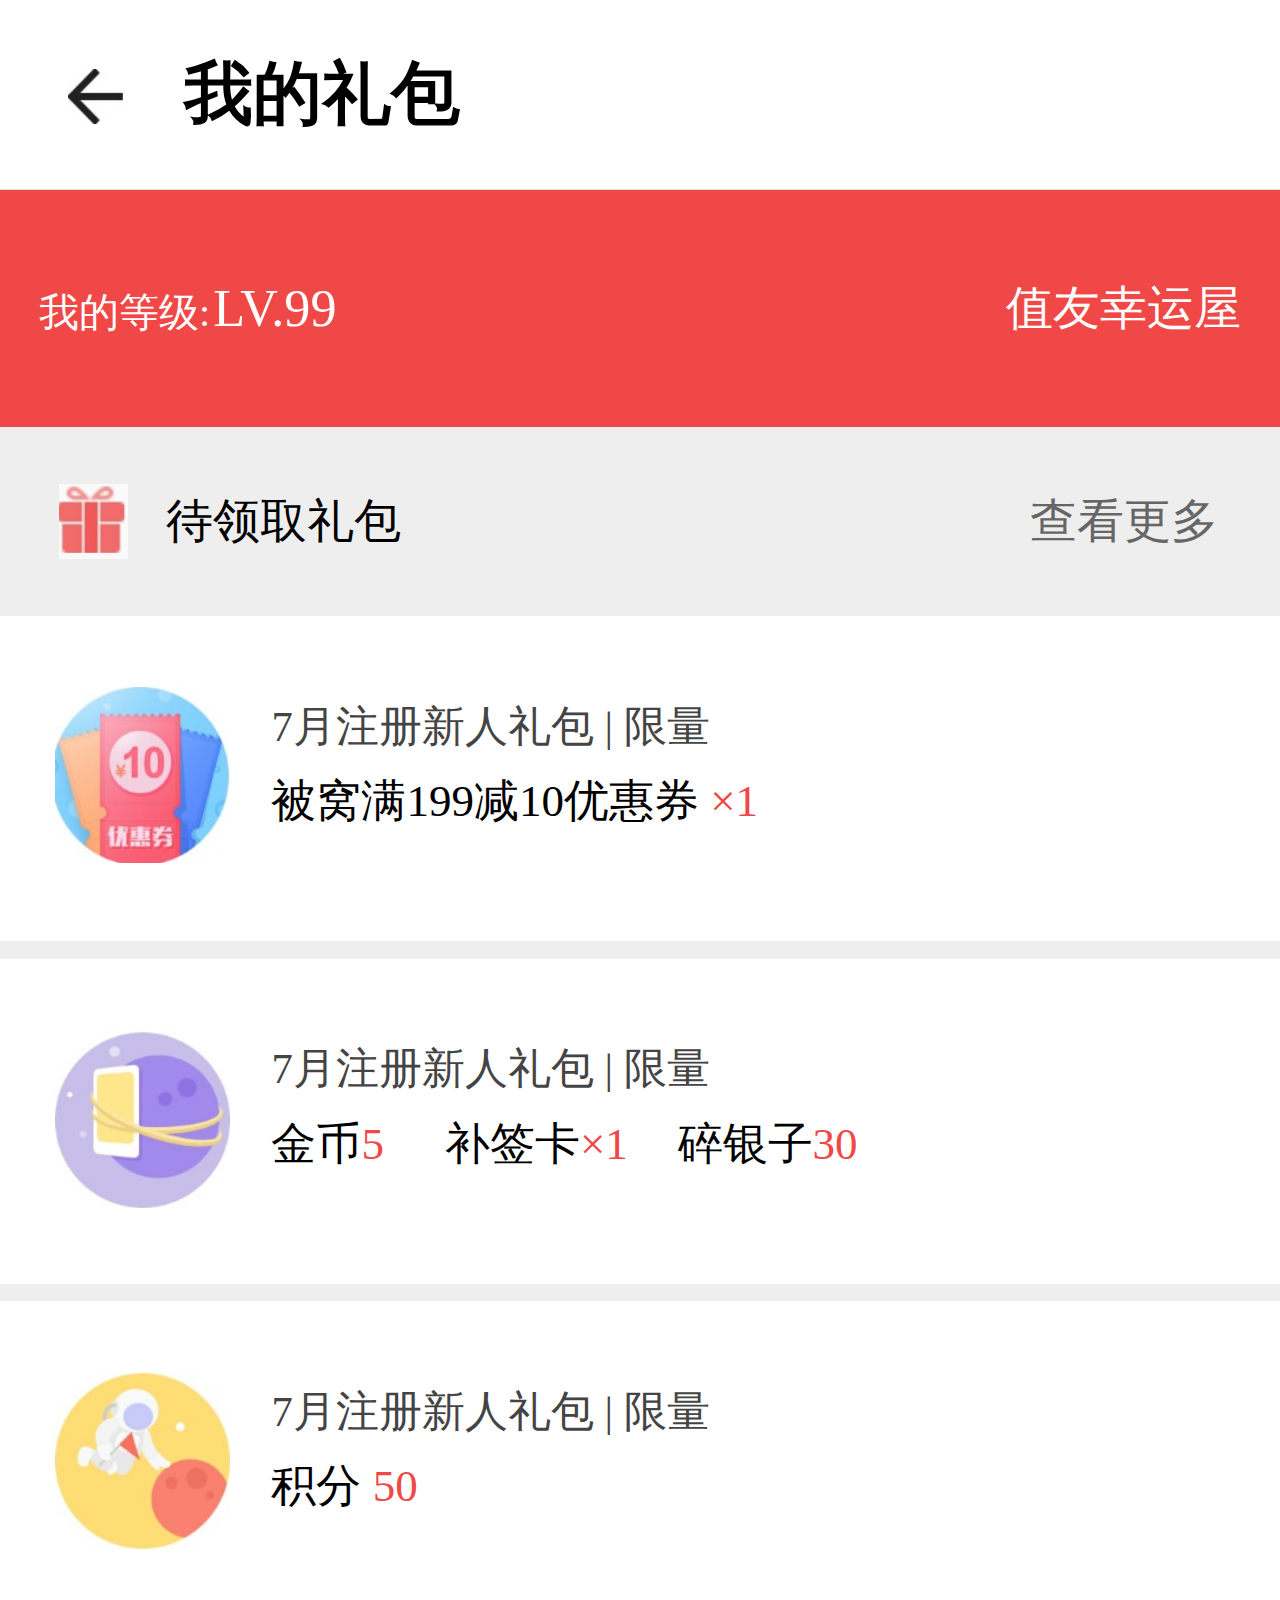
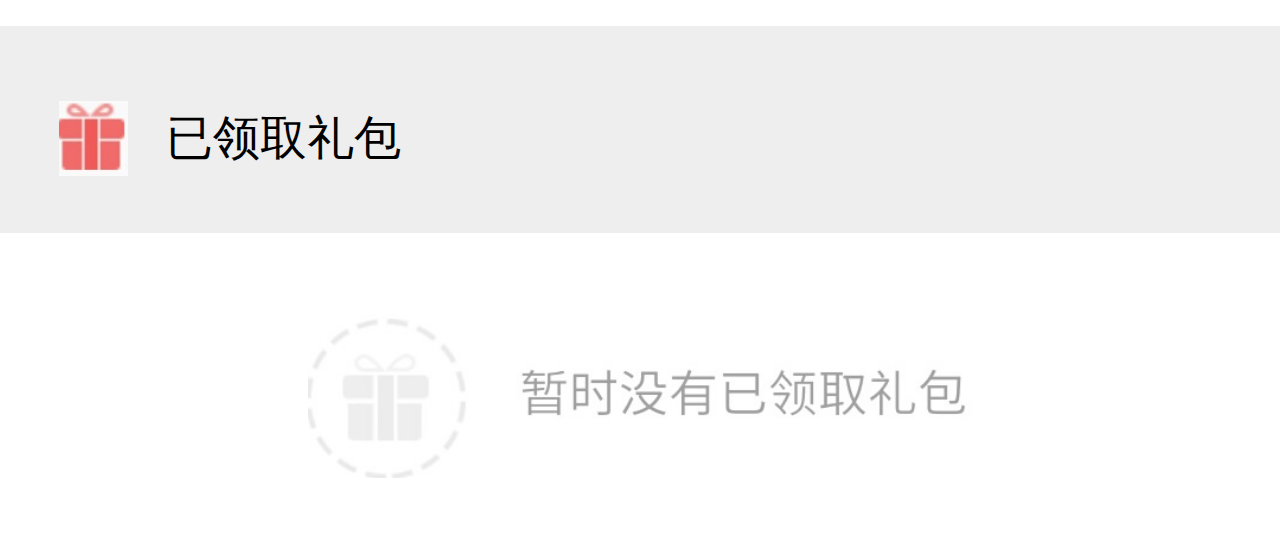
<file: libao.html>
<!DOCTYPE html>
<html>
<head>
    <meta charset="utf-8">
    <meta name="viewport" content="initial-scale=1.0, maximum-scale=1.0, user-scalable=no" />
    <title>我的礼包</title>
    <link rel="stylesheet" href="css/public.css" />
    <link rel="stylesheet" href="css/libao.css" />
    <link rel="stylesheet" href="css/swiper.min.css" />
    <script type="text/javascript" src="js/rem.js" ></script>
</head>
<body>
	<header>
		<a href=""></a>
		<h3>我的礼包</h3>
	</header>
	
	<div id="jifen">
		<h4>
			<b>我的等级:</b>
			<i>LV.99</i>
		</h4>
		<a>值友幸运屋</a>
	</div>
	
	<div id="dailing">
		<div class="title">
			<h4>待领取礼包</h4>
			<a href="">查看更多</a>
		</div>
		<ul>
			<li>
				<dl>
					<dt>
						<img src="img/small/85.jpg" alt="" />
					</dt>
					<dd>
						<h4>7月注册新人礼包 | 限量</h4>
						<h5>被窝满199减10优惠券 <b>×1</b></h5>
					</dd>
				</dl>
			</li>
			<li>
				<dl>
					<dt>
						<img src="img/small/87.jpg" alt="" />
					</dt>
					<dd>
						<h4>7月注册新人礼包 | 限量</h4>
						<h5>金币<b>5</b> 补签卡<b>×1</b>碎银子<b>30</b></h5>
					</dd>
				</dl>
			</li>
			<li>
				<dl>
					<dt>
						<img src="img/small/88.jpg" alt="" />
					</dt>
					<dd>
						<h4>7月注册新人礼包 | 限量</h4>
						<h5>积分 <b>50</b></h5>
					</dd>
				</dl>
			</li>
		</ul>
	</div>
	
	<div id="yiling">
		<div class="title">
			<h4>已领取礼包</h4>
		</div>
		<ul>
			<img src="img/small/89.jpg" alt="" />
			
		</ul>
	</div>
	
</body>
</html>
<script type="text/javascript" src="js/swiper.min.js" ></script>
<script type="text/javascript" src="js/jquery.min.js" ></script>
<script type="text/javascript" src="js/libao.js" ></script>
</file>
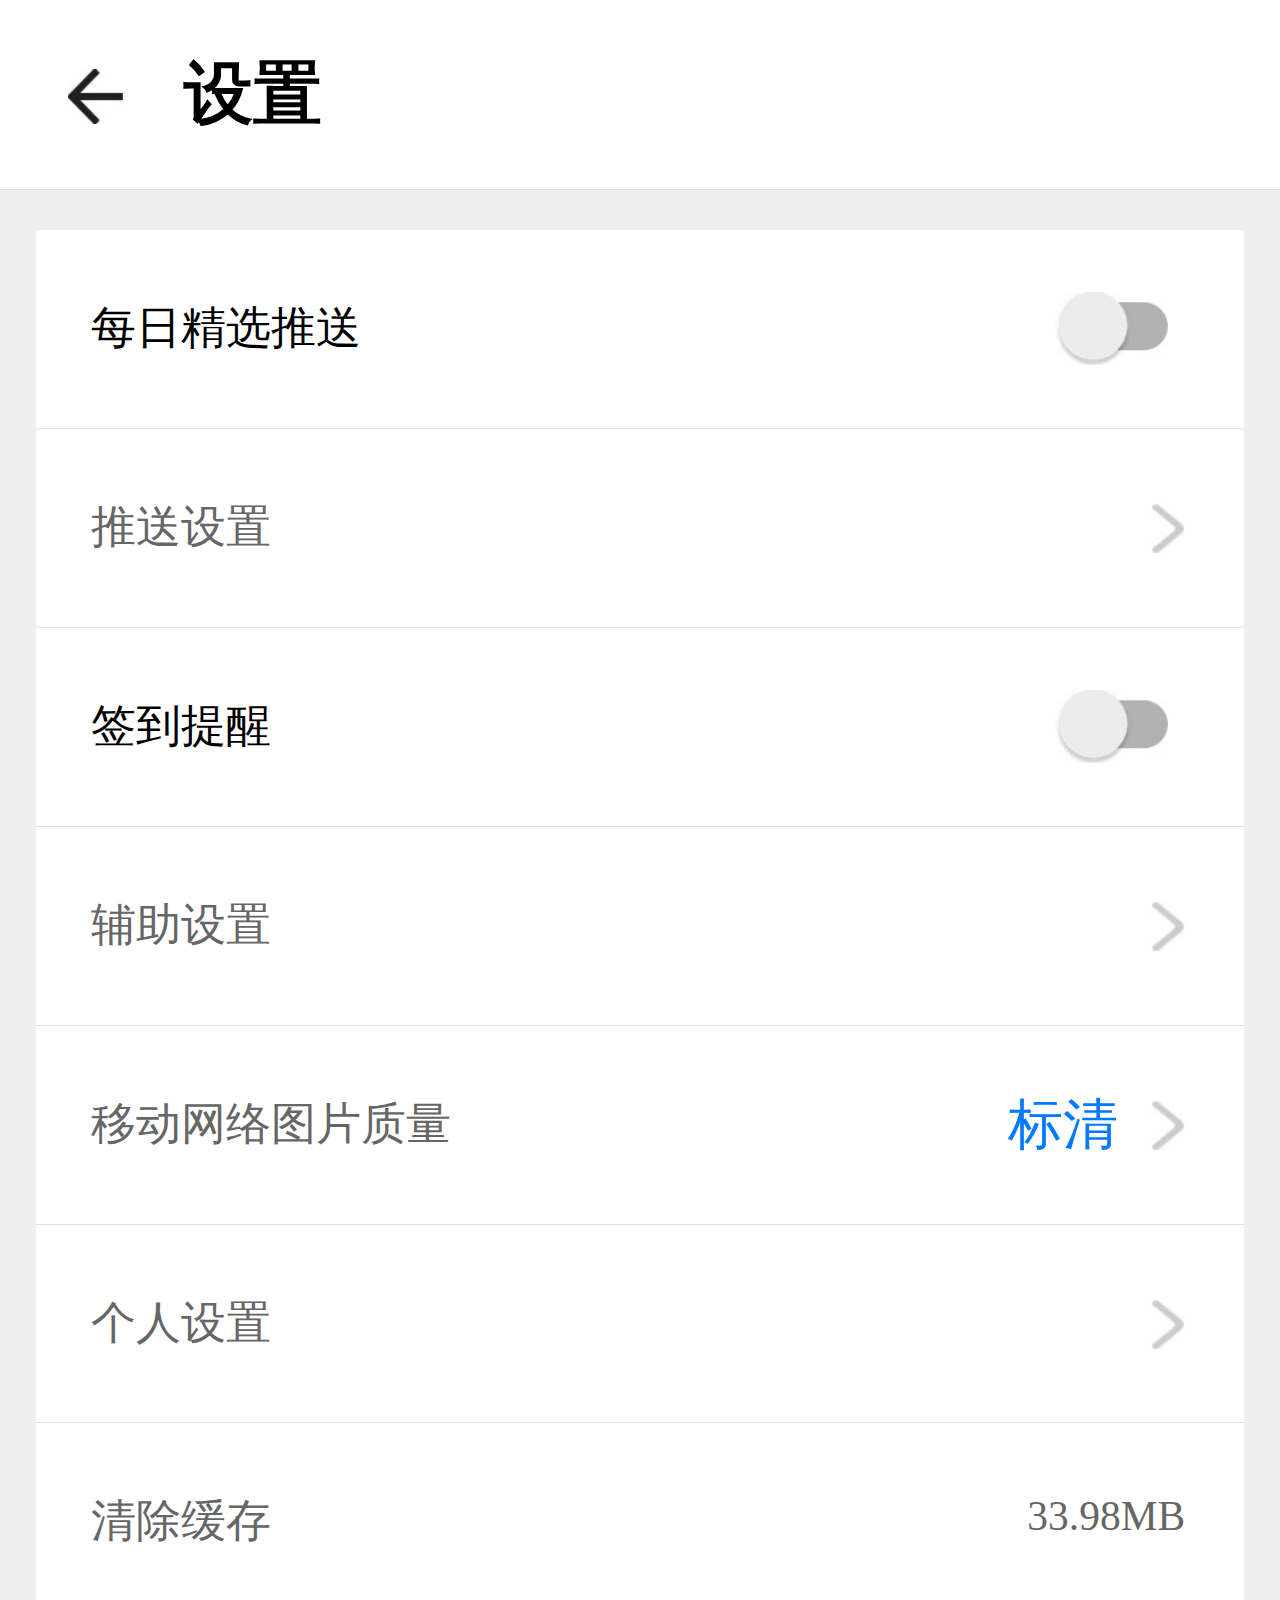
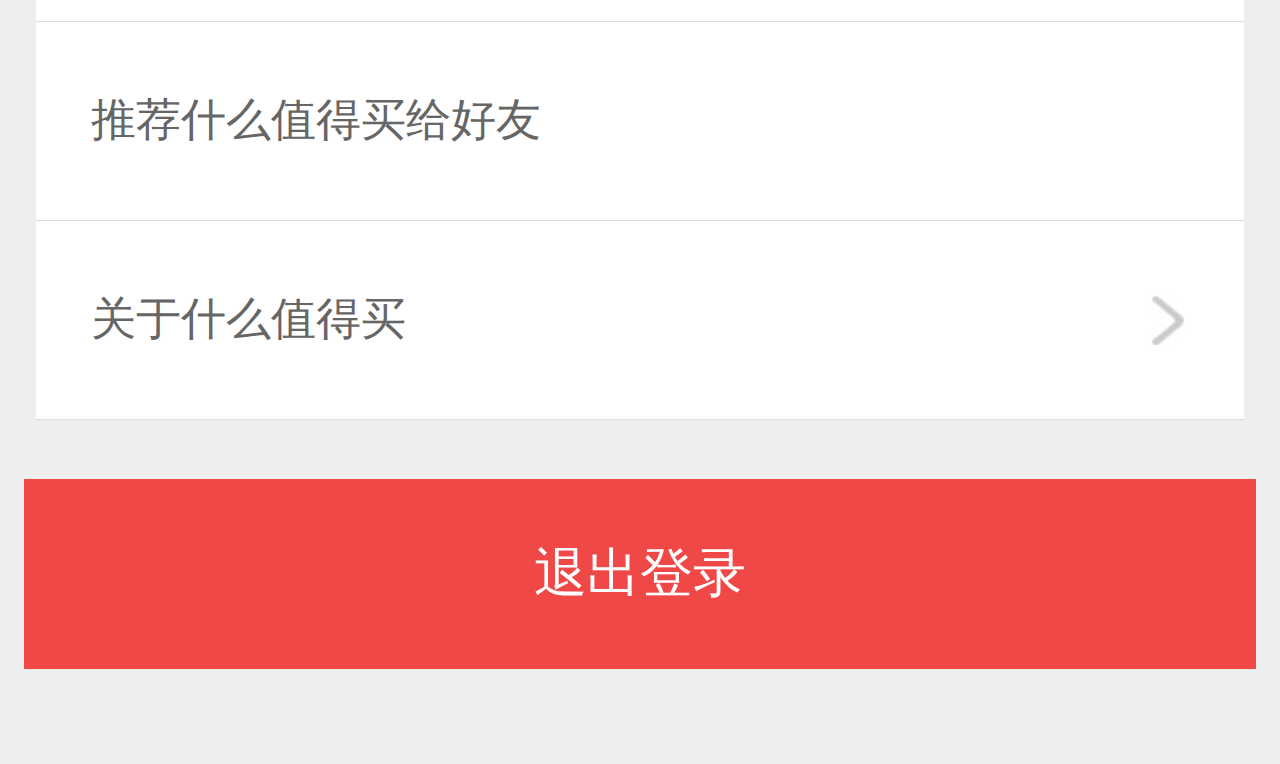
<file: setting.html>
<!DOCTYPE html>
<html>
<head>
    <meta charset="utf-8">
    <meta name="viewport" content="initial-scale=1.0, maximum-scale=1.0, user-scalable=no" />
    <title>设置</title>
    <link rel="stylesheet" href="css/public.css" />
    <link rel="stylesheet" href="css/setting.css" />
    <link rel="stylesheet" href="css/swiper.min.css" />
    <script type="text/javascript" src="js/rem.js" ></script>
</head>
<body>
	<header>
		<a href=""></a>
		<h3>设置</h3>
	</header>
	
	<div id="set">
		<ul>
			<li>
					<h4>每日精选推送</h4>
			</li>
			<li>
				<a href="">
					<h4>推送设置</h4>
				</a>
			</li>
			<li>
					<h4>签到提醒</h4>
			</li>
			<li>
				<a href="">
					<h4>辅助设置</h4>
				</a>
			</li>
			<li>
				<a href="">
					<h4>移动网络图片质量</h4>
					<b>标清</b>
				</a>
			</li>
			<li>
				<a href="">
					<h4>个人设置</h4>
				</a>
			</li>
			<li>
				<a href="">
					<h4>清除缓存</h4>
					<b>33.98MB</b>
				</a>
			</li>
			<li>
				<a href="">
					<h4>推荐什么值得买给好友</h4>
				</a>
			</li>
			<li>
				<a href="">
					<h4>关于什么值得买</h4>
				</a>
			</li>
		</ul>
	</div>
	
	<a href="" id="exit">退出登录</a>
	
</body>
</html>
<script type="text/javascript" src="js/swiper.min.js" ></script>
<script type="text/javascript" src="js/jquery.min.js" ></script>
<script type="text/javascript" src="js/setting.js" ></script>
</file>
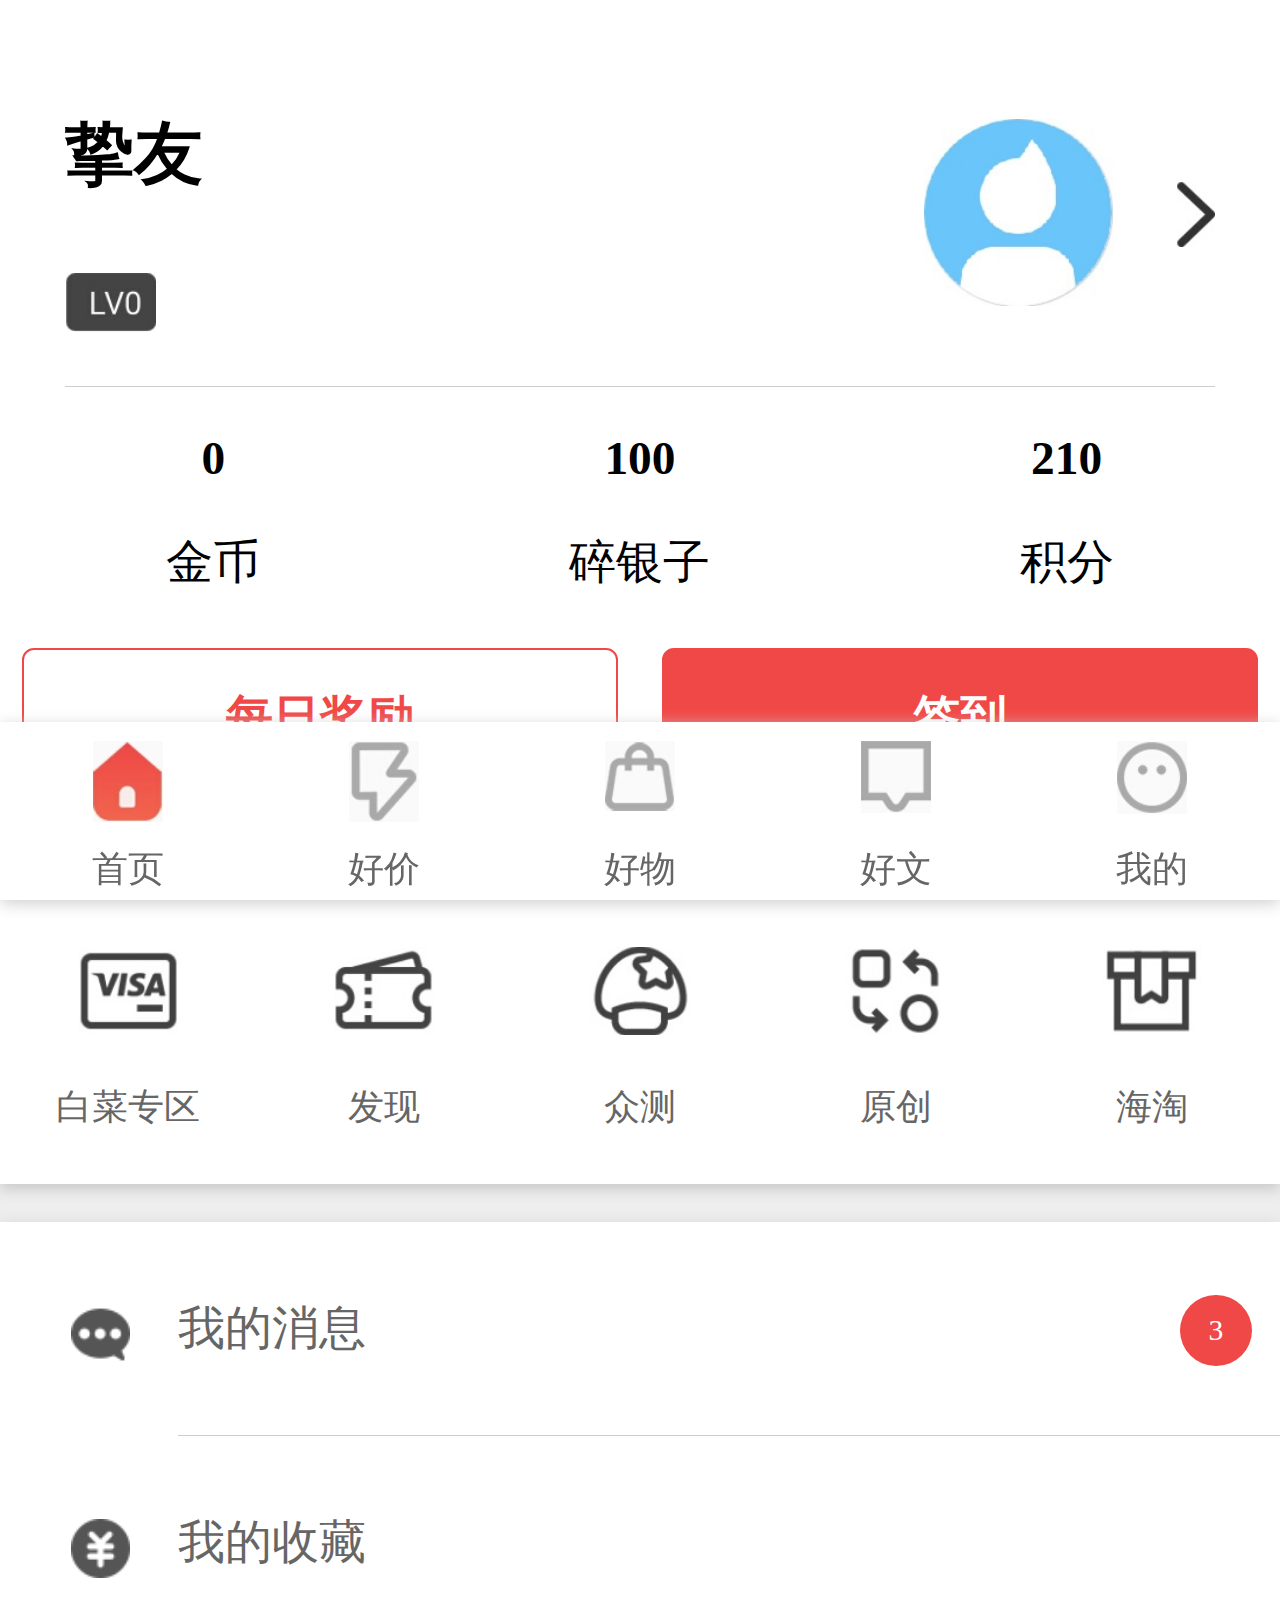
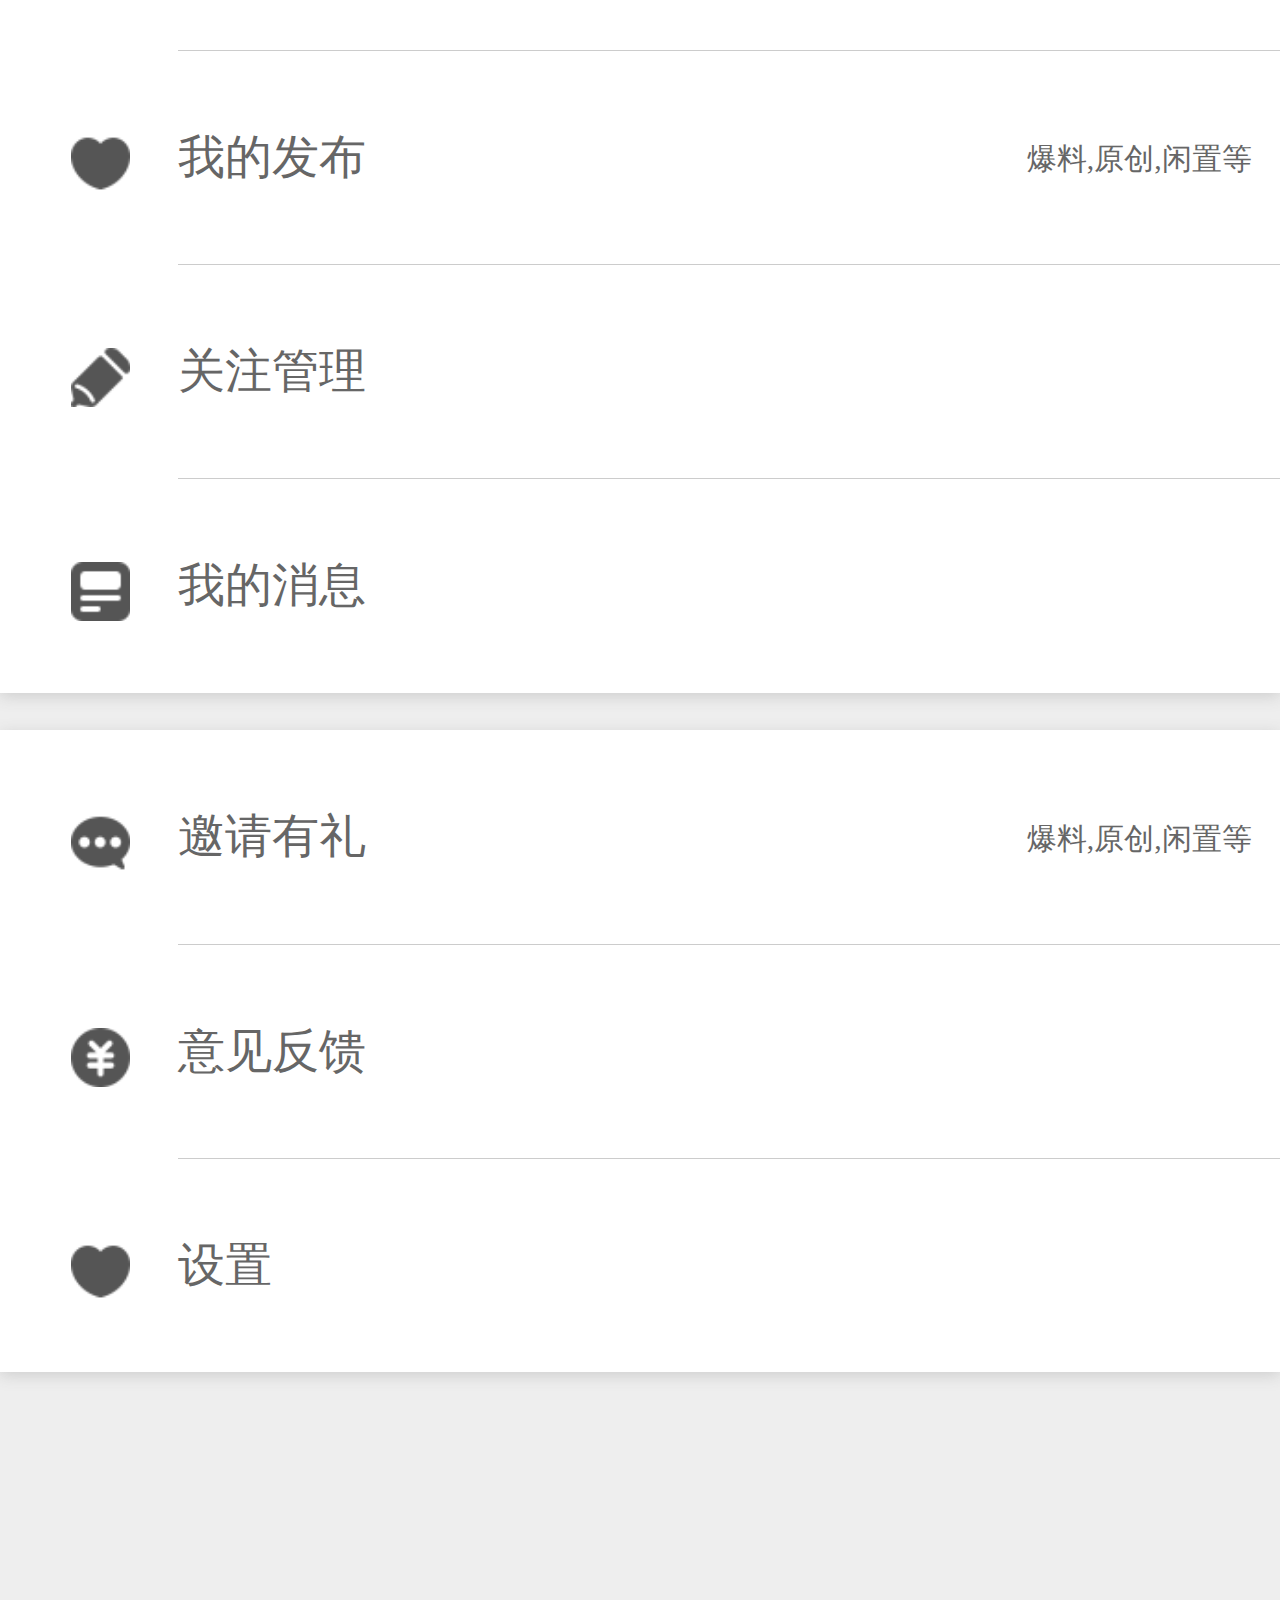
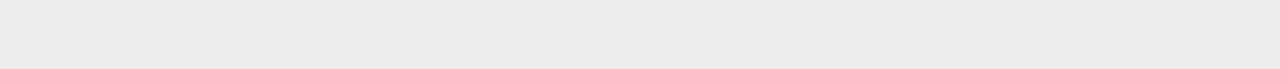
<file: wode.html>
<!DOCTYPE html>
<html>
<head>
    <meta charset="utf-8">
    <meta name="viewport" content="initial-scale=1.0, maximum-scale=1.0, user-scalable=no" />
    <title>我的</title>
    <link rel="stylesheet" href="css/public.css" />
    <link rel="stylesheet" href="css/wode.css" />
    <link rel="stylesheet" href="css/swiper.min.css" />
    <script type="text/javascript" src="js/rem.js" ></script>
</head>
<body>
	<div id="box1">
		<div class="box_t">
			<dl>
				<dt>
					<h4>挚友</h4>
					<img src="img/small/68.jpg" alt="" />
				</dt>
				<dd>
					<a href="">
						<img src="img/small/69.jpg" alt="" />
					</a>
				</dd>
			</dl>
		</div>
		<div class="box_b">
			<ul class="ul1">
				<li>
					<h5>0</h5>
					<h6>金币</h6>
				</li>
				<li>
					<h5>100</h5>
					<h6>碎银子</h6>
				</li>
				<li>
					<h5>210</h5>
					<h6>积分</h6>
				</li>
			</ul>
			<ul class="ul2">
				<li>
					每日奖励
				</li>
				<li>
					签到
				</li>
				
			</ul>
		</div>
	</div>
	
	<div id="kind">
		<ul class="ul_1">
			<li><a href="">
				<img src="img/small/71.jpg" alt="" />
				<p>白菜专区</p>
			</a></li>
			<li><a href="">
				<img src="img/small/72.jpg" alt="" />
				<p>发现</p>
			</a></li>
			<li><a href="">
				<img src="img/small/73.jpg" alt="" />
				<p>众测</p>
			</a></li>
			<li><a href="">
				<img src="img/small/74.jpg" alt="" />
				<p>原创</p>
			</a></li>
			<li><a href="">
				<img src="img/small/75.jpg" alt="" />
				<p>海淘</p>
			</a></li>
			
		</ul>
		
	</div>
	<div id="box2">
		<ul>
			<li><a href="">
				<dl>
					<dt><img src="img/app_img/drawable-xhdpi-v4/ic_wiki_detail_dianping.png" alt="" /></dt>
					<dd>
						<h5>我的消息</h5>
						<h6>3</h6>
					</dd>
				</dl>
			</a></li>
			<li><a href="">
				<dl>
					<dt><img src="img/app_img/drawable-xhdpi-v4/ic_wiki_detail_history_youhui.png" alt="" /></dt>
					<dd>
						<h5>我的收藏</h5>
					</dd>
				</dl>
			</a></li>
			<li><a href="">
				<dl>
					<dt><img src="img/app_img/drawable-xhdpi-v4/ic_wiki_detail_history_youhui (2).png" alt="" /></dt>
					<dd>
						<h5>我的发布</h5>
						<h6>爆料,原创,闲置等</h6>
					</dd>
				</dl>
			</a></li>
			<li><a href="">
				<dl>
					<dt><img src="img/app_img/drawable-xhdpi-v4/ic_wiki_detail_yc.png" alt="" /></dt>
					<dd>
						<h5>关注管理</h5>
					</dd>
				</dl>
			</a></li>
			<li><a href="">
				<dl>
					<dt><img src="img/app_img/drawable-xhdpi-v4/ic_wiki_detail_zixun.png" alt="" /></dt>
					<dd>
						<h5>我的消息</h5>
					</dd>
				</dl>
			</a></li>
		</ul>
		
	</div>
	<div id="box3">
		<ul>
			<li><a href="">
				<dl>
					<dt><img src="img/app_img/drawable-xhdpi-v4/ic_wiki_detail_dianping.png" alt="" /></dt>
					<dd>
						<h5>邀请有礼</h5>
						<h6>爆料,原创,闲置等</h6>
					</dd>
				</dl>
			</a></li>
			<li><a href="">
				<dl>
					<dt><img src="img/app_img/drawable-xhdpi-v4/ic_wiki_detail_history_youhui.png" alt="" /></dt>
					<dd>
						<h5>意见反馈</h5>
					</dd>
				</dl>
			</a></li>
			<li><a href="">
				<dl>
					<dt><img src="img/app_img/drawable-xhdpi-v4/ic_wiki_detail_history_youhui (2).png" alt="" /></dt>
					<dd>
						<h5>设置</h5>
						<h6></h6>
					</dd>
				</dl>
			</a></li>
			
		</ul>
		
	</div>
	
	<footer>
		<ul>
			<li><a href="">
					<img src="img/small/29.png" alt="" />
					<p>首页</p>
				</a></li>
			<li><a href="">
					<img src="img/small/30.png" alt="" />
					<p>好价</p>
				</a></li>
			<li><a href="">
					<img src="img/small/31.png" alt="" />
					<p>好物</p>
				</a></li>
			<li><a href="">
					<img src="img/small/32.png" alt="" />
					<p>好文</p>
				</a></li>
			<li><a href="">
					<img src="img/small/33.png" alt="" />
					<p>我的</p>
				</a></li>
		</ul>
	</footer>
</body>
</html>
<script type="text/javascript" src="js/swiper.min.js" ></script>
<script type="text/javascript" src="js/jquery.min.js" ></script>
<script type="text/javascript" src="js/wode.js" ></script>
</file>
<file: css/public.css>
@charset "utf-8";
/* CSS Document */
body,ol,ul,h1,h2,h3,h4,h5,h6,p,th,td,dl,dd,form,fieldset,legend,input,textarea,select,td{margin:0;padding:0;}
body{font:12px  "宋体"; word-wrap:break-word;}
a,u,s,del{color:#666;text-decoration:none} 
fieldset ,a img,.bor0 {border:0;}
i,em,b{font-style:normal;font-weight:100;}
li{list-style:none}
table{border-collapse:collapse;}/*细线边框*/


.ind2{text-indent:2em} 
/*溢出隐藏出现省略号*/
.over{white-space:nowrap;overflow:hidden;text-overflow:ellipsis;}

/*让图片垂直对齐方式*/
/*给valign添加个子元素对齐图片. 当父元素没有设置宽度时,这个行内块元素会有6px的宽度, 如果父元素设置了宽度 这个块元素没有宽度*/
.valign:after{content:"";display:inline-block;width:0;height:100%;
vertical-align:middle;}
.valign img{vertical-align:middle;}

/*万能清除浮动法*/
.clear{zoom:1;}
.clear:after{content:"";clear:both;display:block;}
/*
@mixin cf{
    zoom:1;
    &:after{content:"";clear:both;display:block;}
}
*/
</file>
<file: css/index.css>
@charset "UTF-8";
body {
  background: #eee; }

header {
  border-bottom: 1px solid #dddddd;
  height: 1.6rem;
  background: #fff;
  position: fixed;
  width: 100%;
  top: 0;
  z-index: 5;
  box-sizing: border-box; }
  header h3 {
    float: left;
    margin-left: 0.5rem;
    font: 0.58rem/1.6rem "";
      font-weight: 600; }
  header div {
    float: right; }
    header div a {
      float: left;
      width: 0.56rem;
      height: 1.6rem;
      margin: 0 0.46rem; }
      header div a:nth-child(1) {
        background: url(../img/small/01.png) no-repeat center;
          background-size: 0.56rem auto; }
      header div a:nth-child(2) {
        background: url(../img/small/02.png) no-repeat center;
          background-size: 0.56rem auto; }
      header div a:nth-child(3) {
        background: url(../img/small/03.png) no-repeat center;
          background-size: 0.56rem auto; }

nav {
  background: #fff;
  height: 1.2rem;
  box-shadow: #ccc 0 0.05rem 0.1rem;
  display: flex;
  justify-content: space-around;
  z-index: 5;
  position: fixed;
  width: 100%;
  top: 1.6rem; }
  nav a {
    font: 0.38rem "";
    align-self: center;
    color: #000000; }
  nav b {
    position: absolute;
    background: #f04847;
    width: 0.9rem;
    height: 0.12rem;
    bottom: 0;
    left: 2.25rem; }

#banner {
  margin-top: 2.8rem;
  height: 4.4rem; }
  #banner .swiper-container {
    height: 100%; }
    #banner .swiper-container img {
      width: 100%; }
    #banner .swiper-container .swiper-wrapper {
      transition-timing-function: ease-in-out; }

#kind {
  background: #fff;
  height: 5.75rem;
  box-shadow: #ccc 0 0.05rem 0.1rem; }
  #kind .ul_1 {
    margin-bottom: 0.6rem;
    height: 4.14rem;
    display: flex;
    justify-content: space-around;
    flex-wrap: wrap;
    align-content: space-between; }
    #kind .ul_1 li {
      width: 1.3rem;
      height: 2.07rem;
      margin: 0 0.43rem; }
      #kind .ul_1 li img {
        padding-top: 0.6rem;
        display: block;
        margin: 0 auto;
        height: 0.74rem; }
      #kind .ul_1 li p {
        padding-top: 0.42rem;
        text-align: center;
        font: 0.3rem ""; }
  #kind dl {
    height: 0.54rem; }
    #kind dl dt {
      float: left;
      margin-left: 0.35rem;
      width: 1.32rem;
      height: 0.54rem;
      background: url(../img/small/14.png) no-repeat center;
        background-size: 1.32rem auto; }
    #kind dl dd {
      float: left;
      margin-left: 0.55rem; }
      #kind dl dd ul {
        height: 0.54rem;
        overflow: hidden; }
        #kind dl dd ul li {
          font: 0.3rem/0.54rem ""; }

#box1 {
  height: auto;
  box-shadow: #ccc 0 0.05rem 0.1rem;
  padding-top: 0.45rem; }
  #box1 h3 {
    height: 0.35rem;
    font: 0.35rem/0.35rem "";
    border-left: 0.1rem solid #F04847;
    margin-bottom: 0.3rem;
    margin-left: 0.4rem;
    text-indent: 0.3rem; }
  #box1 .box_t {
    height: 4.67rem;
    border-bottom: 1px solid #CCCCCC;
    box-sizing: border-box;
    overflow: hidden; }
    #box1 .box_t .box_t_l {
      float: left;
      width: 4.15rem;
      height: 100%;
      box-sizing: border-box;
      border-right: 1px solid #CCCCCC; }
      #box1 .box_t .box_t_l img {
        width: 100%;
        display: block; }
    #box1 .box_t .box_t_r {
      float: left;
      width: 6.65rem;
      height: 100%; }
      #box1 .box_t .box_t_r img {
        width: 100%;
        display: block; }
  #box1 .box_b {
    height: 3.43rem; }
    #box1 .box_b ul {
      height: 100%;
      display: flex; }
      #box1 .box_b ul li {
        flex: 1;
        border-left: 1px solid #CCCCCC; }
        #box1 .box_b ul li:nth-child(1) {
          border: 0; }
        #box1 .box_b ul li img {
          width: 100%;
          display: block; }
  #box1 .ad img {
    width: 100%;
    display: block; }

#box2 {
  padding-top: 0.4rem;
  padding-bottom: 1.5rem; }
  #box2 ul li {
    background: #FFFFFF;
    box-shadow: #ccc 0 0.03rem 0.13rem;
    width: 10.3rem;
    height: 4.6rem;
    border-radius: 3px;
    margin: 0 auto 0.35rem; }
    #box2 ul li:nth-child(1) .title h4 {
      background: url(../img/small/23.png) no-repeat left center;
        background-size: 0.3rem auto; }
    #box2 ul li a .title {
      height: 0.8rem;
      border-bottom: 1px solid #DDDDDD; }
      #box2 ul li a .title h4 {
        float: left;
        margin-left: 0.32rem;
        font: 0.34rem/0.8rem "";
        text-indent: 0.45rem;
        background: url(../img/small/24.png) no-repeat left center;
          background-size: 0.3rem auto; }
      #box2 ul li a .title b {
        float: left;
        padding: 0 0.1rem;
        height: 0.4rem;
        border: 1px solid #DDDDDD;
        border-radius: 3px;
        text-align: center;
        font: 0.27rem/0.4rem "";
        margin: 0.16rem 0.2rem 0; }
    #box2 ul li a dl {
      width: 9.72rem;
      margin: 0.43rem auto 0; }
      #box2 ul li a dl dt {
        float: left;
        width: 2.96rem;
        height: 2.96rem; }
        #box2 ul li a dl dt img {
          display: block;
          width: 100%;
          height: 100%; }
      #box2 ul li a dl dd {
        float: right;
        width: 6.37rem; }
        #box2 ul li a dl dd h4 {
          font: 0.43rem/0.72rem "微软雅黑";
            font-weight: 600;
          color: #000000; }
        #box2 ul li a dl dd h5 {
          font: 0.36rem "";
          color: #F04847;
          padding-top: 0.56rem; }
        #box2 ul li a dl dd h6 b {
          float: left;
          font: 0.28rem "";
          color: #666666; }
        #box2 ul li a dl dd h6 i {
          float: right;
          margin-left: 1.2rem;
          padding-left: 0.4rem;
          background: url(../img/small/25.png) no-repeat left center;
          background-size: 0.27rem auto;
          font: 0.28rem "";
          color: #666666; }
        #box2 ul li a dl dd h6 s {
          float: right;
          margin-left: 0.6rem;
          font: 0.28rem "";
          color: #666666; }

footer {
  position: fixed;
  bottom: 0;
  z-index: 20;
  width: 100%;
  height: 1.5rem;
  background: #FFFFFF;
  box-shadow: #ccc 0 0.03rem 0.13rem; }
  footer ul {
    display: flex;
    justify-content: space-around; }
    footer ul li {
      width: 0.85rem;
      height: 1.5rem;
      position: relative; }
      footer ul li a {
        display: block;
        padding-top: 0.16rem; }
        footer ul li a img {
          display: block;
          width: 70%;
          margin: 0 auto; }
        footer ul li a p {
          font: 0.3rem "";
          text-align: center;
          position: absolute;
          bottom: 0.05rem;
          width: 100%; }

/*# sourceMappingURL=index.css.map */
</file>
<file: css/baiCai.css>
@charset "UTF-8";
body {
  background: #eee; }

header {
  border-bottom: 1px solid #dddddd;
  height: 1.6rem;
  background: #fff;
  position: fixed;
  width: 100%;
  top: 0;
  z-index: 5;
  box-sizing: border-box; }
  header a {
    float: left;
    width: 0.48rem;
    height: 0.48rem;
    margin: 0.57rem 0 0 0.57rem;
    background: url(../img/small/76.jpg) no-repeat left center;
      background-size: 0.48rem auto; }
  header h3 {
    float: left;
    margin-left: 0.5rem;
    font: 0.58rem/1.6rem "";
      font-weight: 600; }

#jingxuan {
  margin-top: 1.6rem;
  padding-top: 0.4rem;
  margin-left: 0.2rem;
  box-sizing: border-box; }
  #jingxuan .title {
    zoom: 1;
    margin-bottom: 0.4rem; }
    #jingxuan .title:after {
      content: "";
      clear: both;
      display: block; }
    #jingxuan .title h4 {
      float: left;
      width: 2.4rem;
      height: 0.45rem;
      padding-left: 0.40rem;
      font: 0.4rem/0.45rem "";
      border-left: 0.08rem solid #F04847; }
    #jingxuan .title a {
      float: right;
      width: 2.47rem;
      margin-right: 0.3rem;
      text-align: right;
      height: 0.45rem;
      font: 0.3rem/0.45rem ""; }
  #jingxuan .swiper-container1 {
    height: 6.34rem; }
    #jingxuan .swiper-container1 .swiper-slide {
      width: 3.9rem;
      margin-right: 0.2rem;
      background: #fff;
      box-shadow: #ccc 0 0.03rem 0.13rem; }
      #jingxuan .swiper-container1 .swiper-slide img {
        display: block;
        width: 3.6rem;
        margin: 0 auto;
        padding-top: 0.18rem; }
      #jingxuan .swiper-container1 .swiper-slide h5 {
        font: 0.35rem/0.40rem "";
        padding: 0.36rem 0.3rem 0.5rem; }
      #jingxuan .swiper-container1 .swiper-slide h6 {
        font: 0.3rem/0.38rem "";
        color: #F04847;
        padding: 0 0.3rem; }

#toutiao {
  padding-top: 0.4rem;
  margin-left: 0.2rem;
  box-sizing: border-box; }
  #toutiao .title {
    zoom: 1;
    margin-bottom: 0.4rem; }
    #toutiao .title:after {
      content: "";
      clear: both;
      display: block; }
    #toutiao .title h4 {
      float: left;
      width: 2.4rem;
      height: 0.45rem;
      padding-left: 0.40rem;
      font: 0.4rem/0.45rem "";
      border-left: 0.08rem solid #F04847; }
    #toutiao .title a {
      float: right;
      margin-right: 0.3rem;
      width: 2.47rem;
      text-align: right;
      height: 0.45rem;
      font: 0.3rem/0.45rem ""; }
  #toutiao .swiper-container2 {
    height: 6.34rem; }
    #toutiao .swiper-container2 .swiper-slide {
      width: 3.9rem;
      margin-right: 0.2rem;
      background: #fff;
      box-shadow: #ccc 0 0.03rem 0.13rem; }
      #toutiao .swiper-container2 .swiper-slide img {
        display: block;
        width: 3.6rem;
        margin: 0 auto;
        padding-top: 0.18rem; }
      #toutiao .swiper-container2 .swiper-slide h5 {
        font: 0.35rem/0.40rem "";
        padding: 0.36rem 0.3rem 0.5rem; }
      #toutiao .swiper-container2 .swiper-slide h6 {
        font: 0.3rem/0.38rem "";
        color: #F04847;
        padding: 0 0.3rem; }

#box2 {
  padding-top: 0.4rem;
  padding-bottom: 1.5rem; }
  #box2 .title {
    zoom: 1;
    margin-bottom: 0.4rem; }
    #box2 .title:after {
      content: "";
      clear: both;
      display: block; }
    #box2 .title h4 {
      margin-left: 0.2rem;
      float: left;
      width: 2.4rem;
      height: 0.45rem;
      padding-left: 0.40rem;
      font: 0.4rem/0.45rem "";
      border-left: 0.08rem solid #F04847; }
    #box2 .title a {
      float: right;
      margin-right: 0.3rem;
      width: 2.47rem;
      text-align: right;
      height: 0.45rem;
      font: 0.3rem/0.45rem ""; }
  #box2 ul {
    width: 10.33rem;
    margin: 0 auto 0.35rem;
    display: flex;
    justify-content: space-between;
    flex-wrap: wrap; }
    #box2 ul li {
      background: #FFFFFF;
      box-shadow: #ccc 0 0.03rem 0.13rem;
      width: 5.05rem;
      height: 8.31rem;
      border-radius: 3px;
      margin-bottom: 0.22rem; }
      #box2 ul li a dl dt {
        width: 4.52rem;
        height: 4.48rem;
        margin: 0.26rem auto 0.43rem; }
        #box2 ul li a dl dt img {
          display: block;
          width: 100%;
          height: 100%; }
      #box2 ul li a dl dd h4 {
        height: 1.35rem;
        width: 4.45rem;
        margin: 0 auto;
        font: 0.43rem/0.72rem "微软雅黑";
          font-weight: 600;
        color: #000000; }
      #box2 ul li a dl dd h5 {
        font: 0.36rem "";
        color: #F04847;
        padding-top: 0.3rem;
        width: 4.45rem;
        margin: 0 auto; }
      #box2 ul li a dl dd h6 {
        padding-top: 0.3rem;
        width: 4.45rem;
        margin: 0 auto; }
        #box2 ul li a dl dd h6 b {
          float: left;
          font: 0.28rem "";
          color: #666666; }
        #box2 ul li a dl dd h6 i {
          float: right;
          margin-left: 1.2rem;
          padding-left: 0.4rem;
          background: url(../img/small/25.png) no-repeat left center;
          background-size: 0.27rem auto;
          font: 0.28rem "";
          color: #666666; }
        #box2 ul li a dl dd h6 s {
          float: right;
          margin-left: 0.6rem;
          font: 0.28rem "";
          color: #666666; }

/*# sourceMappingURL=baiCai.css.map */
</file>
<file: css/choujiang.css>
@charset "UTF-8";
body {
  background: #eee; }

header {
  border-bottom: 1px solid #dddddd;
  height: 1.6rem;
  background: #fff;
  position: fixed;
  width: 100%;
  top: 0;
  z-index: 5;
  box-sizing: border-box; }
  header a {
    float: left;
    width: 0.48rem;
    height: 0.48rem;
    margin: 0.57rem 0 0 0.57rem;
    background: url(../img/small/76.jpg) no-repeat left center;
      background-size: 0.48rem auto; }
  header h3 {
    float: left;
    margin-left: 0.5rem;
    font: 0.58rem/1.6rem "";
      font-weight: 600; }

#banner {
  height: 4.46rem;
  margin-top: 1.6rem; }
  #banner img {
    display: block;
    width: 100%; }

#box2 .title h4 {
  height: 1.7rem;
  font: 0.7rem/1.7rem "";
  text-align: center;
  color: #F04847;
  border-bottom: 1px solid #F04847; }
#box2 ul {
  margin: 0 auto 0.35rem;
  display: flex;
  justify-content: space-between;
  flex-wrap: wrap; }
  #box2 ul li {
    background: #FFFFFF;
    box-shadow: #ccc 0 0.03rem 0.13rem;
    width: 50%;
    height: 10.5rem; }
    #box2 ul li a dl dt {
      width: 4.52rem;
      height: 4.48rem;
      margin: 0.26rem auto 0.43rem; }
      #box2 ul li a dl dt img {
        display: block;
        width: 100%;
        height: 100%; }
    #box2 ul li a dl dd h4 {
      height: 1.35rem;
      width: 4.45rem;
      margin: 0 auto;
      font: 0.43rem/0.72rem "微软雅黑";
        font-weight: 600;
      color: #000000; }
    #box2 ul li a dl dd h5 {
      font: 0.36rem "";
      color: #F04847;
      padding-top: 0.3rem;
      width: 4.45rem;
      margin: 0 auto; }
    #box2 ul li a dl dd h6 {
      padding-top: 0.2rem;
      width: 4.45rem;
      margin: 0 auto;
      font: 0.34rem/0.34rem ""; }
    #box2 ul li a dl dd p:nth-child(4) {
      margin: 0 auto;
      margin-top: 0.3rem;
      width: 4.82rem;
      height: 0.8rem;
      background: #F04847;
      font: 0.35rem/0.8rem "";
      color: #fff;
      text-align: center;
      border-radius: 3px; }
    #box2 ul li a dl dd p:nth-child(5) {
      margin: 0 auto;
      margin-top: 0.3rem;
      width: 4.82rem;
      height: 0.8rem;
      background: #219DE3;
      font: 0.35rem/0.8rem "";
      color: #fff;
      text-align: center;
      border-radius: 3px; }

/*# sourceMappingURL=choujiang.css.map */
</file>
<file: css/duihuan.css>
@charset "UTF-8";
body {
  background: #eee; }

header {
  border-bottom: 1px solid #dddddd;
  height: 1.6rem;
  background: #fff;
  position: fixed;
  width: 100%;
  top: 0;
  z-index: 5;
  box-sizing: border-box; }
  header a {
    float: left;
    width: 0.48rem;
    height: 0.48rem;
    margin: 0.57rem 0 0 0.57rem;
    background: url(../img/small/76.jpg) no-repeat left center;
      background-size: 0.48rem auto; }
  header h3 {
    float: left;
    margin-left: 0.5rem;
    font: 0.58rem/1.6rem "";
      font-weight: 600; }

#jifen {
  height: 1.6rem;
  zoom: 1;
  margin-top: 1.6rem;
  background: #fff; }
  #jifen:after {
    content: "";
    clear: both;
    display: block; }
  #jifen h4 {
    float: left;
    height: 100%;
    margin-left: 0.33rem; }
    #jifen h4 b {
      font: 0.34rem/1.6rem ""; }
    #jifen h4 i {
      font: 0.44rem/1.6rem "";
      color: #F04847; }
    #jifen h4 img {
      width: 0.5rem;
      vertical-align: text-bottom; }
  #jifen h5 {
    float: right;
    font: 0.40rem/1.6rem "";
    margin-right: 0.33rem;
    color: #F04847; }

#box2 {
  margin-top: 0.3rem; }
  #box2 ul {
    width: 10.33rem;
    margin: 0 auto 0.35rem;
    display: flex;
    justify-content: space-between;
    flex-wrap: wrap; }
    #box2 ul li {
      background: #FFFFFF;
      box-shadow: #ccc 0 0.03rem 0.13rem;
      width: 5.05rem;
      border-radius: 3px;
      margin-bottom: 0.22rem; }
      #box2 ul li a dl dt {
        width: 2.06rem;
        height: 2.06rem;
        margin: 0.26rem auto 0.43rem; }
        #box2 ul li a dl dt img {
          display: block;
          width: 100%;
          height: 100%; }
      #box2 ul li a dl dd h4 {
        height: 1.35rem;
        width: 4.45rem;
        margin: 0 auto;
        font: 0.43rem/0.72rem "微软雅黑";
        color: #000000; }
      #box2 ul li a dl dd .fa {
        margin-top: 0.68rem;
        height: 3.76rem;
        background: url(../img/small/83.jpg) no-repeat left top;
        background-size: 100% auto;
        position: relative;
        overflow: hidden; }
        #box2 ul li a dl dd .fa .beijing {
          position: absolute;
          height: 3.2rem;
          bottom: -0.5rem;
          right: -1rem;
          opacity: 0.2; }
        #box2 ul li a dl dd .fa .qian {
          width: 100%;
          position: absolute;
          bottom: 0.6rem;
          z-index: 2; }
          #box2 ul li a dl dd .fa .qian h5 {
            height: 1.97rem;
            margin: 0 0.34rem; }
            #box2 ul li a dl dd .fa .qian h5 b {
              font: 0.54rem/1.97rem "";
              color: #F04847; }
            #box2 ul li a dl dd .fa .qian h5 i {
              font: 0.3rem ""; }
          #box2 ul li a dl dd .fa .qian p {
            width: 2.73rem;
            height: 0.89rem;
            border-radius: 0.44rem;
            background: #F04847;
            text-align: center;
            font: 0.38rem/0.89rem "";
            color: #fff;
            margin: 0 auto; }

/*# sourceMappingURL=duihuan.css.map */
</file>
<file: css/faXian.css>
@charset "UTF-8";
body {
  background: #eee; }

header {
  border-bottom: 1px solid #dddddd;
  height: 1.6rem;
  background: #fff;
  position: fixed;
  width: 100%;
  top: 0;
  z-index: 5;
  box-sizing: border-box; }
  header h3 {
    float: left;
    margin-left: 0.5rem;
    font: 0.58rem/1.6rem "";
      font-weight: 600; }
  header div {
    float: right; }
    header div a {
      float: left;
      width: 0.56rem;
      height: 1.6rem;
      margin: 0 0.46rem; }
      header div a:nth-child(1) {
        background: url(../img/small/01.png) no-repeat center;
          background-size: 0.56rem auto; }
      header div a:nth-child(2) {
        background: url(../img/small/02.png) no-repeat center;
          background-size: 0.56rem auto; }
      header div a:nth-child(3) {
        background: url(../img/small/03.png) no-repeat center;
          background-size: 0.56rem auto; }

nav {
  background: #fff;
  height: 1.2rem;
  box-shadow: #ccc 0 0.05rem 0.1rem;
  display: flex;
  justify-content: space-around;
  z-index: 5;
  position: fixed;
  width: 100%;
  top: 1.6rem; }
  nav a {
    font: 0.38rem "";
    align-self: center;
    color: #000000; }
  nav b {
    position: absolute;
    background: #f04847;
    width: 0.9rem;
    height: 0.12rem;
    bottom: 0;
    left: 7.65rem; }

#nav2 {
  height: 1.05rem;
  background: #FFFFFF;
  margin-top: 2.8rem; }
  #nav2 ul {
    display: flex;
    justify-content: space-around;
    height: 100%; }
    #nav2 ul li {
      width: 1.15rem;
      align-self: center;
      font: 0.36rem "";
      background: url(../img/small/58.jpg) no-repeat right center;
        background-size: 0.25rem auto; }

#banner {
  height: 0.93rem;
  margin: 0.4rem 0.2rem 0 0.2rem; }
  #banner .swiper-container {
    height: 100%; }
    #banner .swiper-container .swiper-slide {
      width: 1.96rem; }
      #banner .swiper-container .swiper-slide:nth-child(2) {
        width: 1.5rem !important; }
    #banner .swiper-container p {
      font: 0.38rem "";
      text-align: center;
      background: #fff;
      padding: 0.2rem 0.2rem;
      border-radius: 0.05rem;
      margin: 0 auto; }
    #banner .swiper-container .swiper-wrapper {
      transition-timing-function: ease-in-out; }

#box1 {
  width: 10.3rem;
  height: 5.6rem;
  margin: 0.35rem auto 0rem;
  background: #fff;
  box-shadow: #ccc 0 0.03rem 0.13rem;
  padding: 0 0.5rem;
  box-sizing: border-box; }
  #box1 h4 {
    font: 0.43rem/1.6rem "";
    text-align: center;
    font-weight: 600; }
  #box1 h5 {
    font: 0.34rem/0.68rem "";
    color: #555; }
  #box1 h6 {
    width: 2.4rem;
    height: 1.1rem;
    background: #F04847;
    font: 0.34rem/1.1rem "";
    text-align: center;
    box-shadow: #ccc 0 0.03rem 0.13rem;
    margin: 0.4rem auto 0; }

#box2 {
  padding-top: 0.4rem;
  padding-bottom: 1.5rem; }
  #box2 ul {
    width: 10.33rem;
    margin: 0 auto 0.35rem;
    display: flex;
    justify-content: space-between;
    flex-wrap: wrap; }
    #box2 ul li {
      background: #FFFFFF;
      box-shadow: #ccc 0 0.03rem 0.13rem;
      width: 5.05rem;
      height: 8.31rem;
      border-radius: 3px;
      margin-bottom: 0.22rem; }
      #box2 ul li a dl dt {
        width: 4.52rem;
        height: 4.48rem;
        margin: 0.26rem auto 0.43rem; }
        #box2 ul li a dl dt img {
          display: block;
          width: 100%;
          height: 100%; }
      #box2 ul li a dl dd h4 {
        height: 1.35rem;
        width: 4.45rem;
        margin: 0 auto;
        font: 0.43rem/0.72rem "微软雅黑";
          font-weight: 600;
        color: #000000; }
      #box2 ul li a dl dd h5 {
        font: 0.36rem "";
        color: #F04847;
        padding-top: 0.3rem;
        width: 4.45rem;
        margin: 0 auto; }
      #box2 ul li a dl dd h6 {
        padding-top: 0.3rem;
        width: 4.45rem;
        margin: 0 auto; }
        #box2 ul li a dl dd h6 b {
          float: left;
          font: 0.28rem "";
          color: #666666; }
        #box2 ul li a dl dd h6 i {
          float: right;
          margin-left: 1.2rem;
          padding-left: 0.4rem;
          background: url(../img/small/25.png) no-repeat left center;
          background-size: 0.27rem auto;
          font: 0.28rem "";
          color: #666666; }
        #box2 ul li a dl dd h6 s {
          float: right;
          margin-left: 0.6rem;
          font: 0.28rem "";
          color: #666666; }

footer {
  position: fixed;
  bottom: 0;
  z-index: 20;
  width: 100%;
  height: 1.5rem;
  background: #FFFFFF;
  box-shadow: #ccc 0 0.03rem 0.13rem; }
  footer ul {
    display: flex;
    justify-content: space-around; }
    footer ul li {
      width: 0.85rem;
      height: 1.5rem;
      position: relative; }
      footer ul li a {
        display: block;
        padding-top: 0.16rem; }
        footer ul li a img {
          display: block;
          width: 70%;
          margin: 0 auto; }
        footer ul li a p {
          font: 0.3rem "";
          text-align: center;
          position: absolute;
          bottom: 0.05rem;
          width: 100%; }

/*# sourceMappingURL=faXian.css.map */
</file>
<file: css/guanZhuDonTai.css>
@charset "UTF-8";
body {
  background: #eee; }

header {
  border-bottom: 1px solid #dddddd;
  height: 1.6rem;
  background: #fff;
  position: fixed;
  width: 100%;
  top: 0;
  z-index: 5;
  box-sizing: border-box; }
  header h3 {
    float: left;
    margin-left: 0.5rem;
    font: 0.58rem/1.6rem "";
      font-weight: 600; }
  header div {
    float: right; }
    header div a {
      float: left;
      width: 0.56rem;
      height: 1.6rem;
      margin: 0 0.46rem; }
      header div a:nth-child(1) {
        background: url(../img/small/01.png) no-repeat center;
          background-size: 0.56rem auto; }
      header div a:nth-child(2) {
        background: url(../img/small/02.png) no-repeat center;
          background-size: 0.56rem auto; }
      header div a:nth-child(3) {
        background: url(../img/small/03.png) no-repeat center;
          background-size: 0.56rem auto; }

nav {
  background: #fff;
  height: 1.2rem;
  box-shadow: #ccc 0 0.05rem 0.1rem;
  display: flex;
  justify-content: space-around;
  z-index: 5;
  position: fixed;
  width: 100%;
  top: 1.6rem; }
  nav a {
    font: 0.38rem "";
    align-self: center;
    color: #000000; }
  nav b {
    position: absolute;
    background: #f04847;
    width: 0.9rem;
    height: 0.12rem;
    bottom: 0;
    left: 7.7rem; }

#banner {
  margin-top: 2.8rem;
  height: 4.95rem;
  background: #FFFFFF;
  margin-bottom: 0.37rem;
  box-shadow: #ccc 0 0.03rem 0.13rem; }
  #banner .swiper-container {
    height: 100%;
    padding-top: 1rem;
    box-sizing: border-box; }
    #banner .swiper-container img {
      width: 2.14rem;
      display: block;
      margin: 0 auto; }
    #banner .swiper-container p {
      font: 0.38rem "";
      padding-top: 0.5rem;
      text-align: center; }
    #banner .swiper-container .swiper-wrapper {
      transition-timing-function: ease-in-out; }

#box2 {
  padding-bottom: 1.5rem; }
  #box2 ul li {
    background: #FFFFFF;
    box-shadow: #ccc 0 0.03rem 0.13rem;
    width: 10.3rem;
    height: 4.6rem;
    border-radius: 3px;
    margin: 0 auto 0.35rem; }
    #box2 ul li a .title {
      height: 0.8rem;
      border-bottom: 1px solid #DDDDDD; }
      #box2 ul li a .title h4 {
        float: left;
        margin-left: 0.32rem;
        font: 0.34rem/0.8rem "";
        text-indent: 0.55rem;
        background: url(../img/small/38.png) no-repeat left center;
          background-size: 0.47rem auto; }
      #box2 ul li a .title b {
        float: right;
        padding: 0 0.1rem;
        height: 0.4rem;
        width: 0.4rem;
        background: url(../img/small/39.png) no-repeat left center;
          background-size: 0.4rem auto;
        margin: 0.16rem 0.2rem 0; }
    #box2 ul li a dl {
      width: 9.72rem;
      margin: 0.43rem auto 0; }
      #box2 ul li a dl dt {
        float: left;
        width: 2.96rem;
        height: 2.96rem; }
        #box2 ul li a dl dt img {
          display: block;
          width: 100%;
          height: 100%; }
      #box2 ul li a dl dd {
        float: right;
        width: 6.37rem; }
        #box2 ul li a dl dd h4 {
          font: 0.43rem/0.72rem "微软雅黑";
            font-weight: 600;
          color: #000000; }
        #box2 ul li a dl dd h5 {
          font: 0.36rem "";
          color: #F04847;
          padding-top: 0.3rem; }
        #box2 ul li a dl dd h6 {
          padding-top: 0.3rem; }
          #box2 ul li a dl dd h6 b {
            float: left;
            font: 0.28rem "";
            color: #666666; }
          #box2 ul li a dl dd h6 i {
            float: right;
            margin-left: 1.2rem;
            padding-left: 0.4rem;
            background: url(../img/small/25.png) no-repeat left center;
            background-size: 0.27rem auto;
            font: 0.28rem "";
            color: #666666; }
          #box2 ul li a dl dd h6 s {
            float: right;
            margin-left: 0.6rem;
            font: 0.28rem "";
            color: #666666; }

footer {
  position: fixed;
  bottom: 0;
  z-index: 20;
  width: 100%;
  height: 1.5rem;
  background: #FFFFFF;
  box-shadow: #ccc 0 0.03rem 0.13rem; }
  footer ul {
    display: flex;
    justify-content: space-around; }
    footer ul li {
      width: 0.85rem;
      height: 1.5rem;
      position: relative; }
      footer ul li a {
        display: block;
        padding-top: 0.16rem; }
        footer ul li a img {
          display: block;
          width: 70%;
          margin: 0 auto; }
        footer ul li a p {
          font: 0.3rem "";
          text-align: center;
          position: absolute;
          bottom: 0.05rem;
          width: 100%; }

/*# sourceMappingURL=guanZhuDonTai.css.map */
</file>
<file: css/haowen.css>
@charset "UTF-8";
body {
  background: #eee; }

header {
  border-bottom: 1px solid #dddddd;
  height: 1.6rem;
  background: #fff;
  position: fixed;
  width: 100%;
  top: 0;
  z-index: 5;
  box-sizing: border-box; }
  header h3 {
    float: left;
    margin-left: 0.5rem;
    font: 0.58rem/1.6rem "";
      font-weight: 600; }
  header div {
    float: right; }
    header div a {
      float: left;
      width: 0.56rem;
      height: 1.6rem;
      margin: 0 0.46rem; }
      header div a:nth-child(1) {
        background: url(../img/small/01.png) no-repeat center;
          background-size: 0.56rem auto; }
      header div a:nth-child(2) {
        background: url(../img/small/02.png) no-repeat center;
          background-size: 0.56rem auto; }
      header div a:nth-child(3) {
        background: url(../img/small/03.png) no-repeat center;
          background-size: 0.56rem auto; }

#banner {
  margin-top: 1.6rem;
  height: 4.4rem; }
  #banner .swiper-container-horizontal > .swiper-pagination-bullets {
    left: 4.45rem; }
  #banner .swiper-pagination-bullet-active {
    background: #FFFFFF; }
  #banner .swiper-container {
    height: 100%; }
    #banner .swiper-container img {
      width: 100%; }
    #banner .swiper-container .swiper-wrapper {
      transition-timing-function: ease-in-out; }

#kind {
  background: #fff;
  height: 2.6rem;
  box-shadow: #ccc 0 0.05rem 0.1rem; }
  #kind .ul_1 {
    margin-bottom: 0.6rem;
    height: 2.14rem;
    display: flex;
    justify-content: space-around;
    flex-wrap: wrap;
    align-content: space-between; }
    #kind .ul_1 li {
      width: 1.3rem;
      height: 2.07rem;
      margin: 0 0.43rem; }
      #kind .ul_1 li img {
        padding-top: 0.6rem;
        display: block;
        margin: 0 auto;
        height: 0.74rem; }
      #kind .ul_1 li p {
        padding-top: 0.42rem;
        text-align: center;
        font: 0.3rem ""; }

#box1 {
  height: auto;
  padding-top: 0.45rem; }
  #box1 h3 {
    height: 0.35rem;
    font: 0.35rem/0.35rem "";
    border-left: 0.1rem solid #F04847;
    margin-bottom: 0.3rem;
    margin-left: 0.4rem;
    text-indent: 0.3rem; }

#box2 {
  padding-bottom: 1.5rem; }
  #box2 ul li {
    background: #FFFFFF;
    height: 3.64rem; }
    #box2 ul li a {
      width: 100%;
      height: 100%;
      display: block;
      position: relative; }
      #box2 ul li a dl {
        width: 9.72rem;
        margin: 0 auto 0; }
        #box2 ul li a dl dt {
          float: left;
          width: 2.96rem;
          height: 2.96rem;
          margin-top: 0.38rem; }
          #box2 ul li a dl dt img {
            display: block;
            width: 100%;
            height: 100%; }
        #box2 ul li a dl dd {
          float: right;
          width: 6.37rem;
          margin-top: 0.38rem; }
          #box2 ul li a dl dd h4 {
            font: 0.43rem/0.72rem "微软雅黑";
              font-weight: 600;
            color: #000000;
            padding-top: 0.15rem; }
          #box2 ul li a dl dd h6 {
            padding-top: 0.3rem;
            position: absolute;
            bottom: 0.5rem;
            width: 6.37rem; }
            #box2 ul li a dl dd h6 b {
              float: left;
              font: 0.28rem "";
              color: #666666; }
              #box2 ul li a dl dd h6 b img {
                width: 0.5rem;
                float: left; }
              #box2 ul li a dl dd h6 b span {
                float: right;
                margin: 0.05rem 0 0 0.08rem;
                font: 0.27rem ""; }
            #box2 ul li a dl dd h6 i {
              float: right;
              margin-left: 1.2rem;
              padding-left: 0.4rem;
              background: url(../img/small/25.png) no-repeat left center;
              background-size: 0.27rem auto;
              font: 0.28rem "";
              color: #666666; }
            #box2 ul li a dl dd h6 s {
              padding-left: 0.4rem;
              float: right;
              margin-left: 0.6rem;
              font: 0.28rem "";
              color: #666666;
              background: url(../img/small/65.jpg) no-repeat left center;
              background-size: 0.27rem auto; }

footer {
  position: fixed;
  bottom: 0;
  z-index: 20;
  width: 100%;
  height: 1.5rem;
  background: #FFFFFF;
  box-shadow: #ccc 0 0.03rem 0.13rem; }
  footer ul {
    display: flex;
    justify-content: space-around; }
    footer ul li {
      width: 0.85rem;
      height: 1.5rem;
      position: relative; }
      footer ul li a {
        display: block;
        padding-top: 0.16rem; }
        footer ul li a img {
          display: block;
          width: 70%;
          margin: 0 auto; }
        footer ul li a p {
          font: 0.3rem "";
          text-align: center;
          position: absolute;
          bottom: 0.05rem;
          width: 100%; }

/*# sourceMappingURL=haowen.css.map */
</file>
<file: css/haowu.css>
@charset "UTF-8";
body {
  background: #eee; }

header {
  border-bottom: 1px solid #dddddd;
  height: 1.6rem;
  background: #fff;
  position: fixed;
  width: 100%;
  top: 0;
  z-index: 5;
  box-sizing: border-box; }
  header h3 {
    float: left;
    margin-left: 0.5rem;
    font: 0.58rem/1.6rem "";
      font-weight: 600; }
  header div {
    float: right; }
    header div a {
      float: left;
      width: 0.56rem;
      height: 1.6rem;
      margin: 0 0.46rem; }
      header div a:nth-child(1) {
        background: url(../img/small/01.png) no-repeat center;
          background-size: 0.56rem auto; }
      header div a:nth-child(2) {
        background: url(../img/small/02.png) no-repeat center;
          background-size: 0.56rem auto; }
      header div a:nth-child(3) {
        background: url(../img/small/03.png) no-repeat center;
          background-size: 0.56rem auto; }

#banner {
  margin-top: 1.6rem;
  height: 4.4rem; }
  #banner .swiper-container-horizontal > .swiper-pagination-bullets {
    left: 4.45rem; }
  #banner .swiper-pagination-bullet-active {
    background: #FFFFFF; }
  #banner .swiper-container {
    height: 100%; }
    #banner .swiper-container img {
      width: 100%; }
    #banner .swiper-container .swiper-wrapper {
      transition-timing-function: ease-in-out; }

#box1 {
  background: #FFFFFF;
  box-shadow: #ccc 0 0.03rem 0.13rem;
  margin-top: 0.45rem; }
  #box1 ul {
    height: 3.6rem;
    display: flex;
    justify-content: space-between;
    flex-wrap: wrap; }
    #box1 ul li {
      width: 50%;
      height: 50%;
      box-sizing: border-box; }
      #box1 ul li:nth-child(1) {
        border-right: 1px solid #CCCCCC;
        border-bottom: 1px solid #CCCCCC; }
      #box1 ul li:nth-child(2) {
        border-bottom: 1px solid #CCCCCC; }
      #box1 ul li:nth-child(3) {
        border-right: 1px solid #CCCCCC; }
      #box1 ul li dl dt {
        float: left;
        width: 1.37rem;
        height: 1.31rem;
        margin: 0.25rem 0 0 0.25rem; }
        #box1 ul li dl dt img {
          width: 100%;
          display: block; }
      #box1 ul li dl dd {
        width: 3.5rem;
        float: right;
        margin-top: 0.3rem; }
        #box1 ul li dl dd h5 {
          font: 0.4rem/0.63rem ""; }
        #box1 ul li dl dd h6 {
          font: 0.3rem/0.5rem "";
          color: #666666; }

#box2 {
  padding-top: 0.4rem;
  padding-bottom: 1.5rem; }
  #box2 ul li {
    background: #FFFFFF;
    box-shadow: #ccc 0 0.03rem 0.13rem;
    width: 10.3rem;
    height: 7.77rem;
    border-radius: 3px;
    margin: 0 auto 0.35rem; }
    #box2 ul li:nth-child(1) .title h4 {
      background: url(../img/small/23.png) no-repeat left center;
        background-size: 0.3rem auto; }
    #box2 ul li:nth-child(2) .title h4 {
      background: url(../img/small/62.jpg) no-repeat left center;
        background-size: 0.4rem auto; }
    #box2 ul li a .title {
      height: 0.8rem;
      border-bottom: 1px solid #DDDDDD; }
      #box2 ul li a .title h4 {
        float: left;
        margin-left: 0.32rem;
        font: 0.34rem/0.8rem "";
        text-indent: 0.45rem;
        background: url(../img/small/63.jpg) no-repeat left center;
          background-size: 0.3rem auto; }
    #box2 ul li a dl {
      width: 9.72rem;
      margin: 0.43rem auto 0; }
      #box2 ul li a dl dt {
        width: 9.72rem;
        height: 4.1rem; }
        #box2 ul li a dl dt img {
          display: block;
          width: 100%;
          height: 100%; }
      #box2 ul li a dl dd {
        width: 6.37rem; }
        #box2 ul li a dl dd h4 {
          font: 0.43rem/0.72rem "微软雅黑";
            font-weight: 600;
          color: #000000; }
        #box2 ul li a dl dd h5 {
          font: 0.36rem "";
          color: #666666;
          padding-top: 0.3rem; }
        #box2 ul li a dl dd h6 {
          padding-top: 0.3rem; }
          #box2 ul li a dl dd h6 b {
            float: left;
            font: 0.28rem "";
            color: #666666; }
          #box2 ul li a dl dd h6 i {
            float: right;
            margin-left: 1.2rem;
            padding-left: 0.4rem;
            background: url(../img/small/25.png) no-repeat left center;
            background-size: 0.27rem auto;
            font: 0.28rem "";
            color: #666666; }
          #box2 ul li a dl dd h6 s {
            float: right;
            margin-left: 0.6rem;
            font: 0.28rem "";
            color: #666666; }

footer {
  position: fixed;
  bottom: 0;
  z-index: 20;
  width: 100%;
  height: 1.5rem;
  background: #FFFFFF;
  box-shadow: #ccc 0 0.03rem 0.13rem; }
  footer ul {
    display: flex;
    justify-content: space-around; }
    footer ul li {
      width: 0.85rem;
      height: 1.5rem;
      position: relative; }
      footer ul li a {
        display: block;
        padding-top: 0.16rem; }
        footer ul li a img {
          display: block;
          width: 70%;
          margin: 0 auto; }
        footer ul li a p {
          font: 0.3rem "";
          text-align: center;
          position: absolute;
          bottom: 0.05rem;
          width: 100%; }

/*# sourceMappingURL=haowu.css.map */
</file>
<file: css/jinXuan.css>
@charset "UTF-8";
body {
  background: #eee; }

header {
  border-bottom: 1px solid #dddddd;
  height: 1.6rem;
  background: #fff;
  position: fixed;
  width: 100%;
  top: 0;
  z-index: 5;
  box-sizing: border-box; }
  header h3 {
    float: left;
    margin-left: 0.5rem;
    font: 0.58rem/1.6rem "";
      font-weight: 600; }
  header div {
    float: right; }
    header div a {
      float: left;
      width: 0.56rem;
      height: 1.6rem;
      margin: 0 0.46rem; }
      header div a:nth-child(1) {
        background: url(../img/small/01.png) no-repeat center;
          background-size: 0.56rem auto; }
      header div a:nth-child(2) {
        background: url(../img/small/02.png) no-repeat center;
          background-size: 0.56rem auto; }
      header div a:nth-child(3) {
        background: url(../img/small/03.png) no-repeat center;
          background-size: 0.56rem auto; }

nav {
  background: #fff;
  height: 1.2rem;
  box-shadow: #ccc 0 0.05rem 0.1rem;
  display: flex;
  justify-content: space-around;
  z-index: 5;
  position: fixed;
  width: 100%;
  top: 1.6rem; }
  nav a {
    font: 0.38rem "";
    align-self: center;
    color: #000000; }
  nav b {
    position: absolute;
    background: #f04847;
    width: 0.9rem;
    height: 0.12rem;
    bottom: 0;
    left: 2.25rem; }

#banner {
  margin-top: 2.8rem;
  height: 4.4rem; }
  #banner .swiper-container {
    height: 100%; }
    #banner .swiper-container img {
      width: 100%; }
    #banner .swiper-container .swiper-wrapper {
      transition-timing-function: ease-in-out; }

#kind {
  background: #fff;
  height: 4.75rem;
  box-shadow: #ccc 0 0.05rem 0.1rem; }
  #kind .ul_1 {
    margin-bottom: 0.6rem;
    height: 4.14rem;
    display: flex;
    justify-content: space-around;
    flex-wrap: wrap;
    align-content: space-between; }
    #kind .ul_1 li {
      width: 1.3rem;
      height: 2.07rem;
      margin: 0 0.43rem; }
      #kind .ul_1 li img {
        padding-top: 0.6rem;
        display: block;
        margin: 0 auto;
        height: 0.74rem; }
      #kind .ul_1 li p {
        padding-top: 0.42rem;
        text-align: center;
        font: 0.3rem ""; }

#box1 {
  background: #FFFFFF;
  box-shadow: #ccc 0 0.03rem 0.13rem;
  margin-top: 0.45rem; }
  #box1 ul {
    height: 3.6rem;
    display: flex;
    justify-content: space-between;
    flex-wrap: wrap; }
    #box1 ul li {
      width: 50%;
      height: 50%;
      box-sizing: border-box; }
      #box1 ul li:nth-child(1) {
        border-right: 1px solid #CCCCCC;
        border-bottom: 1px solid #CCCCCC; }
      #box1 ul li:nth-child(2) {
        border-bottom: 1px solid #CCCCCC; }
      #box1 ul li:nth-child(3) {
        border-right: 1px solid #CCCCCC; }
      #box1 ul li dl dt {
        float: left;
        width: 1.37rem;
        height: 1.31rem;
        margin: 0.25rem 0 0 0.25rem; }
        #box1 ul li dl dt img {
          width: 100%;
          display: block; }
      #box1 ul li dl dd {
        width: 3.5rem;
        float: right;
        margin-top: 0.3rem; }
        #box1 ul li dl dd h5 {
          font: 0.4rem/0.63rem ""; }
        #box1 ul li dl dd h6 {
          font: 0.3rem/0.5rem "";
          color: #666666; }

#box2 {
  padding-top: 0.4rem;
  padding-bottom: 1.5rem; }
  #box2 ul li {
    background: #FFFFFF;
    box-shadow: #ccc 0 0.03rem 0.13rem;
    width: 10.3rem;
    height: 4.6rem;
    border-radius: 3px;
    margin: 0 auto 0.35rem; }
    #box2 ul li:nth-child(1) .title h4 {
      background: url(../img/small/23.png) no-repeat left center;
        background-size: 0.3rem auto; }
    #box2 ul li a .title {
      height: 0.8rem;
      border-bottom: 1px solid #DDDDDD; }
      #box2 ul li a .title h4 {
        float: left;
        margin-left: 0.32rem;
        font: 0.34rem/0.8rem "";
        text-indent: 0.45rem;
        background: url(../img/small/24.png) no-repeat left center;
          background-size: 0.3rem auto; }
      #box2 ul li a .title b {
        float: left;
        padding: 0 0.1rem;
        height: 0.4rem;
        border: 1px solid #DDDDDD;
        border-radius: 3px;
        text-align: center;
        font: 0.27rem/0.4rem "";
        margin: 0.16rem 0.2rem 0; }
    #box2 ul li a dl {
      width: 9.72rem;
      margin: 0.43rem auto 0; }
      #box2 ul li a dl dt {
        float: left;
        width: 2.96rem;
        height: 2.96rem; }
        #box2 ul li a dl dt img {
          display: block;
          width: 100%;
          height: 100%; }
      #box2 ul li a dl dd {
        float: right;
        width: 6.37rem; }
        #box2 ul li a dl dd h4 {
          font: 0.43rem/0.72rem "微软雅黑";
            font-weight: 600;
          color: #000000; }
        #box2 ul li a dl dd h5 {
          font: 0.36rem "";
          color: #F04847;
          padding-top: 0.3rem; }
        #box2 ul li a dl dd h6 {
          padding-top: 0.3rem; }
          #box2 ul li a dl dd h6 b {
            float: left;
            font: 0.28rem "";
            color: #666666; }
          #box2 ul li a dl dd h6 i {
            float: right;
            margin-left: 1.2rem;
            padding-left: 0.4rem;
            background: url(../img/small/25.png) no-repeat left center;
            background-size: 0.27rem auto;
            font: 0.28rem "";
            color: #666666; }
          #box2 ul li a dl dd h6 s {
            float: right;
            margin-left: 0.6rem;
            font: 0.28rem "";
            color: #666666; }

footer {
  position: fixed;
  bottom: 0;
  z-index: 20;
  width: 100%;
  height: 1.5rem;
  background: #FFFFFF;
  box-shadow: #ccc 0 0.03rem 0.13rem; }
  footer ul {
    display: flex;
    justify-content: space-around; }
    footer ul li {
      width: 0.85rem;
      height: 1.5rem;
      position: relative; }
      footer ul li a {
        display: block;
        padding-top: 0.16rem; }
        footer ul li a img {
          display: block;
          width: 70%;
          margin: 0 auto; }
        footer ul li a p {
          font: 0.3rem "";
          text-align: center;
          position: absolute;
          bottom: 0.05rem;
          width: 100%; }

/*# sourceMappingURL=jinXuan.css.map */
</file>
<file: css/libao.css>
body {
  background: #eee; }

header {
  border-bottom: 1px solid #dddddd;
  height: 1.6rem;
  background: #fff;
  position: fixed;
  width: 100%;
  top: 0;
  z-index: 5;
  box-sizing: border-box; }
  header a {
    float: left;
    width: 0.48rem;
    height: 0.48rem;
    margin: 0.57rem 0 0 0.57rem;
    background: url(../img/small/76.jpg) no-repeat left center;
      background-size: 0.48rem auto; }
  header h3 {
    float: left;
    margin-left: 0.5rem;
    font: 0.58rem/1.6rem "";
      font-weight: 600; }

#jifen {
  height: 2rem;
  zoom: 1;
  margin-top: 1.6rem;
  background: #F04847; }
  #jifen:after {
    content: "";
    clear: both;
    display: block; }
  #jifen h4 {
    float: left;
    height: 100%;
    margin-left: 0.33rem; }
    #jifen h4 b {
      font: 0.34rem/2rem "";
      color: #fff; }
    #jifen h4 i {
      font: 0.44rem/2rem "";
      color: #fff; }
  #jifen a {
    float: right;
    font: 0.40rem/2rem "";
    margin-right: 0.33rem;
    color: #fff; }

#dailing .title {
  height: 1.6rem;
  background: #EEEEEE; }
  #dailing .title a {
    float: right;
    height: 1.6rem;
    margin-right: 0.52rem;
    font: 0.4rem/1.6rem ""; }
  #dailing .title h4 {
    float: left;
    margin-left: 0.5rem;
    font: 0.4rem/1.6rem "";
    text-indent: 0.9rem;
    background: url(../img/small/84.jpg) no-repeat left center;
    background-size: 0.58rem auto; }
#dailing ul li {
  background: #fff;
  height: 2.74rem;
  margin-bottom: 0.15rem; }
  #dailing ul li dl {
    zoom: 1; }
    #dailing ul li dl:after {
      content: "";
      clear: both;
      display: block; }
    #dailing ul li dl dt {
      float: left;
      width: 1.48rem;
      height: 1.48rem;
      margin: 0.6rem 0.35rem 0 0.46rem; }
      #dailing ul li dl dt img {
        display: block;
        width: 100%; }
    #dailing ul li dl dd {
      float: left;
      margin-top: 0.62rem; }
      #dailing ul li dl dd h4 {
        font: 0.36rem/0.63rem "";
        color: #444; }
      #dailing ul li dl dd h5 {
        font: 0.38rem/0.63rem ""; }
        #dailing ul li dl dd h5 b {
          color: #F04847;
          margin-right: 0.42rem; }

#yiling .title {
  height: 1.6rem;
  background: #EEEEEE; }
  #yiling .title a {
    float: right;
    height: 1.6rem;
    margin-right: 0.52rem;
    font: 0.4rem/1.6rem ""; }
  #yiling .title h4 {
    float: left;
    margin-left: 0.5rem;
    font: 0.4rem/1.6rem "";
    text-indent: 0.9rem;
    background: url(../img/small/84.jpg) no-repeat left center;
    background-size: 0.58rem auto; }
#yiling ul {
  min-height: 2.68rem;
  background: #fff; }
  #yiling ul > img {
    padding-top: 0.68rem;
    display: block;
    width: 5.6rem;
    margin: auto; }
  #yiling ul li {
    background: #FAFAFA;
    height: 2.74rem;
    margin-bottom: 0.15rem; }
    #yiling ul li dl {
      zoom: 1; }
      #yiling ul li dl:after {
        content: "";
        clear: both;
        display: block; }
      #yiling ul li dl dt {
        float: left;
        width: 1.48rem;
        height: 1.48rem;
        margin: 0.6rem 0.35rem 0 0.46rem; }
        #yiling ul li dl dt img {
          display: block;
          width: 100%; }
      #yiling ul li dl dd {
        float: left;
        margin-top: 0.62rem; }
        #yiling ul li dl dd h4 {
          font: 0.36rem/0.63rem "";
          color: #444; }
        #yiling ul li dl dd h5 {
          font: 0.38rem/0.63rem ""; }
          #yiling ul li dl dd h5 b {
            color: #F04847;
            margin-right: 0.42rem; }

/*# sourceMappingURL=libao.css.map */
</file>
<file: css/setting.css>
body {
  background: #eee; }

header {
  border-bottom: 1px solid #dddddd;
  height: 1.6rem;
  background: #fff;
  position: fixed;
  width: 100%;
  top: 0;
  z-index: 5;
  box-sizing: border-box; }
  header a {
    float: left;
    width: 0.48rem;
    height: 0.48rem;
    margin: 0.57rem 0 0 0.57rem;
    background: url(../img/small/76.jpg) no-repeat left center;
      background-size: 0.48rem auto; }
  header h3 {
    float: left;
    margin-left: 0.5rem;
    font: 0.58rem/1.6rem "";
      font-weight: 600; }

#set {
  background: #fff;
  margin: 1.94rem 0.3rem 0.5rem; }
  #set ul li {
    height: 1.67rem;
    border-bottom: 1px solid #DDDDDD; }
    #set ul li h4 {
      font: 0.38rem/1.67rem "";
      text-indent: 0.47rem; }
    #set ul li:nth-child(1), #set ul li:nth-child(3) {
      background: url(../img/small/90.jpg) no-repeat 8.6rem center;
      background-size: 0.96rem auto; }
    #set ul li:nth-child(2), #set ul li:nth-child(4), #set ul li:nth-child(5), #set ul li:nth-child(6), #set ul li:nth-child(9) {
      background: url(../img/small/91.jpg) no-repeat 9.4rem center;
      background-size: 0.3rem auto; }
    #set ul li:nth-child(5) {
      position: relative; }
      #set ul li:nth-child(5) b {
        position: absolute;
        font: 0.46rem/0.46rem "";
        color: #007AFF;
        top: 0.61rem;
        right: 1.07rem; }
    #set ul li:nth-child(7) {
      position: relative; }
      #set ul li:nth-child(7) b {
        position: absolute;
        font: 0.35rem/0.35rem "";
        color: #666666;
        top: 0.61rem;
        right: 0.5rem; }

#exit {
  width: 10.4rem;
  height: 1.6rem;
  background: #F04847;
  text-align: center;
  display: block;
  font: 0.45rem/1.6rem "";
  color: #fff;
  margin: 0 auto 0.8rem; }

/*# sourceMappingURL=setting.css.map */
</file>
<file: css/wode.css>
body {
  background: #eee; }

#box1 {
  height: 7.04rem;
  background: #fff;
  box-shadow: #ccc 0 0.03rem 0.13rem;
  margin-bottom: 0.35rem; }
  #box1 .box_t {
    height: 3.26rem;
    border-bottom: 1px solid #CCCCCC;
    margin: 0 0.55rem; }
    #box1 .box_t dl {
      zoom: 1; }
      #box1 .box_t dl:after {
        content: "";
        clear: both;
        display: block; }
      #box1 .box_t dl dt {
        float: left;
        width: 5.8rem;
        margin-top: 0.3rem; }
        #box1 .box_t dl dt h4 {
          font: 0.58rem/2rem "";
          font-weight: 600; }
        #box1 .box_t dl dt img {
          display: block;
          width: 0.77rem; }
      #box1 .box_t dl dd {
        float: right;
        width: 2.45rem;
        margin-top: 1rem;
        background: url(../img/small/70.jpg) no-repeat right center;
          background-size: 0.33rem auto; }
        #box1 .box_t dl dd img {
          width: 1.6rem; }
  #box1 .box_b .ul1 {
    display: flex;
    justify-content: space-around; }
    #box1 .box_b .ul1 li {
      width: 1.4rem;
      height: 2.2rem; }
      #box1 .box_b .ul1 li h5 {
        font: 0.4rem/1.2rem "";
        text-align: center;
        font-weight: 600; }
      #box1 .box_b .ul1 li h6 {
        font: 0.4rem "";
        text-align: center; }
  #box1 .box_b .ul2 {
    display: flex;
    justify-content: space-around; }
    #box1 .box_b .ul2 li {
      width: 5rem;
      height: 1.14rem;
      border: 0.02rem solid #F04847;
      border-radius: 0.1rem;
      font: 0.4rem/1.14rem "";
      text-align: center;
      color: #F04847;
      font-weight: 600; }
      #box1 .box_b .ul2 li:last-child {
        background: #F04847;
        color: #fff; }

#kind {
  background: #fff;
  height: 2.6rem;
  box-shadow: #ccc 0 0.05rem 0.1rem; }
  #kind .ul_1 {
    margin-bottom: 0.6rem;
    height: 2.14rem;
    display: flex;
    justify-content: space-around;
    flex-wrap: wrap;
    align-content: space-between; }
    #kind .ul_1 li {
      width: 1.3rem;
      height: 2.07rem;
      margin: 0 0.43rem; }
      #kind .ul_1 li img {
        padding-top: 0.6rem;
        display: block;
        margin: 0 auto;
        height: 0.74rem; }
      #kind .ul_1 li p {
        padding-top: 0.42rem;
        text-align: center;
        font: 0.3rem ""; }

#box2 {
  box-shadow: #ccc 0 0.03rem 0.13rem;
  background: #fff;
  margin-top: 0.32rem;
  margin-bottom: 0.32rem; }
  #box2 ul li {
    height: auto; }
    #box2 ul li:nth-child(3) h6 {
      float: right;
      width: 4rem;
      border-radius: 0%;
      background: none;
      text-align: right;
      font: 0.25rem/0.6rem "";
      color: #666666;
      margin: 0.62rem 0.24rem 0 0; }
    #box2 ul li:last-child dd {
      border: 0; }
    #box2 ul li dl {
      zoom: 1; }
      #box2 ul li dl:after {
        content: "";
        clear: both;
        display: block; }
      #box2 ul li dl dt {
        float: left;
        width: 1.5rem;
        padding-top: 0.7rem;
        box-sizing: border-box;
        padding-left: 0.6rem; }
        #box2 ul li dl dt img {
          width: 0.5rem; }
      #box2 ul li dl dd {
        width: 9.3rem;
        float: right;
        zoom: 1;
        border-bottom: 1px solid #CCCCCC; }
        #box2 ul li dl dd:after {
          content: "";
          clear: both;
          display: block; }
        #box2 ul li dl dd h5 {
          float: left;
          font: 0.4rem/1.8rem ""; }
        #box2 ul li dl dd h6 {
          float: right;
          width: 0.6rem;
          height: 0.6rem;
          font: 0.25rem/0.6rem "";
          color: #fff;
          background: #F04847;
          border-radius: 50%;
          text-align: center;
          margin: 0.62rem 0.24rem 0 0; }

#box3 {
  background: #fff;
  margin-top: 0.32rem;
  margin-bottom: 2.5rem;
  box-shadow: #ccc 0 0.03rem 0.13rem; }
  #box3 ul li {
    height: auto; }
    #box3 ul li:last-child dd {
      border: 0; }
    #box3 ul li dl {
      zoom: 1; }
      #box3 ul li dl:after {
        content: "";
        clear: both;
        display: block; }
      #box3 ul li dl dt {
        float: left;
        width: 1.5rem;
        padding-top: 0.7rem;
        box-sizing: border-box;
        padding-left: 0.6rem; }
        #box3 ul li dl dt img {
          width: 0.5rem; }
      #box3 ul li dl dd {
        width: 9.3rem;
        float: right;
        zoom: 1;
        border-bottom: 1px solid #CCCCCC; }
        #box3 ul li dl dd:after {
          content: "";
          clear: both;
          display: block; }
        #box3 ul li dl dd h5 {
          float: left;
          font: 0.4rem/1.8rem ""; }
        #box3 ul li dl dd h6 {
          float: right;
          width: 4rem;
          border-radius: 0%;
          background: none;
          text-align: right;
          font: 0.25rem/0.6rem "";
          color: #666666;
          margin: 0.62rem 0.24rem 0 0; }

footer {
  position: fixed;
  bottom: 0;
  z-index: 20;
  width: 100%;
  height: 1.5rem;
  background: #FFFFFF;
  box-shadow: #ccc 0 0.03rem 0.13rem; }
  footer ul {
    display: flex;
    justify-content: space-around; }
    footer ul li {
      width: 0.85rem;
      height: 1.5rem;
      position: relative; }
      footer ul li a {
        display: block;
        padding-top: 0.16rem; }
        footer ul li a img {
          display: block;
          width: 70%;
          margin: 0 auto; }
        footer ul li a p {
          font: 0.3rem "";
          text-align: center;
          position: absolute;
          bottom: 0.05rem;
          width: 100%; }

/*# sourceMappingURL=wode.css.map */
</file>
